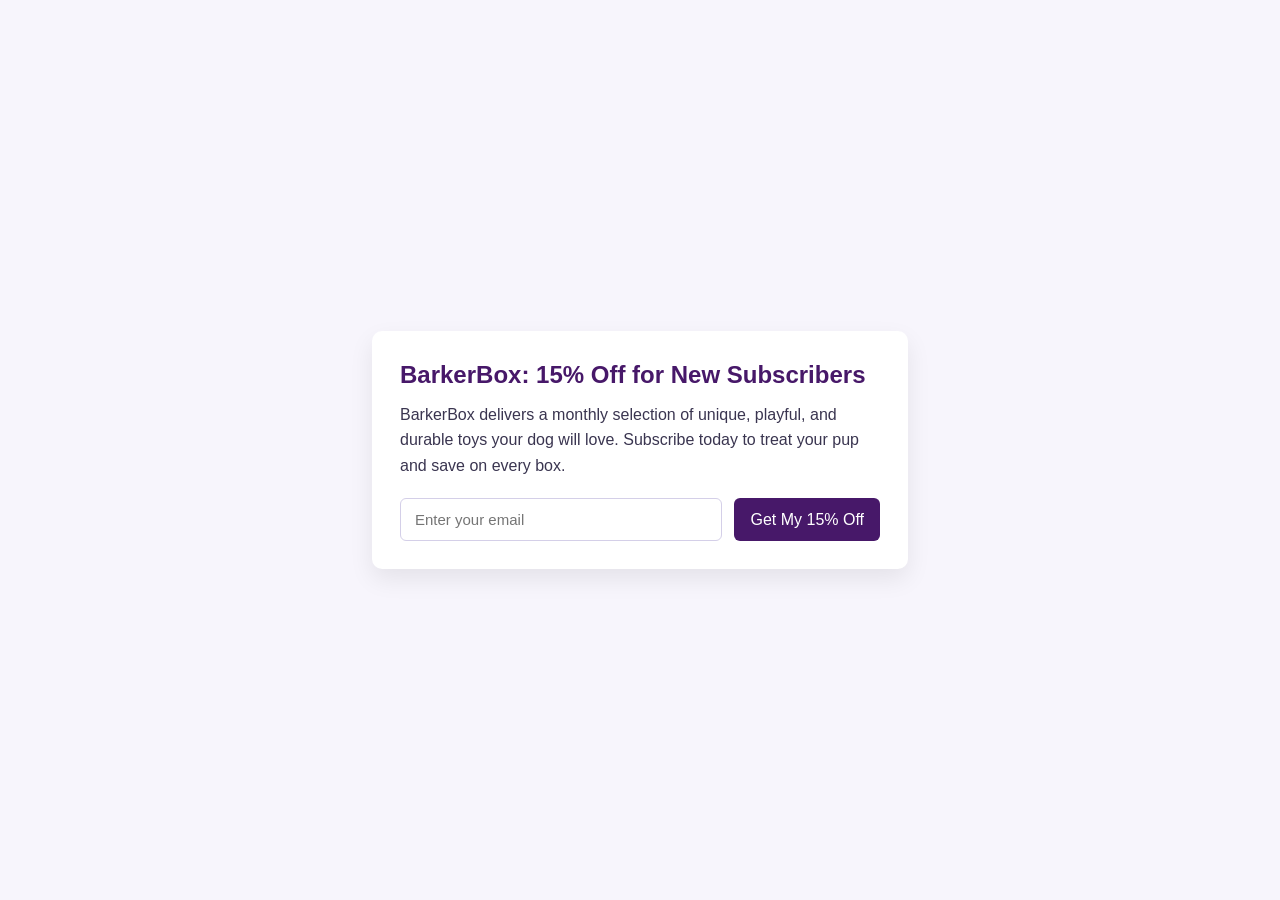
<file: index.html>
<!DOCTYPE html>
<html lang="en">
<head>
  <meta charset="UTF-8">
  <meta name="viewport" content="width=device-width, initial-scale=1.0">
  <title>BarkerBox 15% Off</title>
  <link rel="stylesheet" href="style.css">
</head>
<body>
  <main class="page">
    <section class="offer-card">
      <h1 class="offer-heading">BarkerBox: 15% Off for New Subscribers</h1>
      <p class="offer-copy">BarkerBox delivers a monthly selection of unique, playful, and durable toys your dog will love. Subscribe today to treat your pup and save on every box.</p>
      <form class="signup-form">
        <label class="sr-only" for="email">Email address</label>
        <input id="email" name="email" type="email" placeholder="Enter your email" required>
        <button type="submit">Get My 15% Off</button>
      </form>
    </section>
  </main>
</body>
</html>
</file>
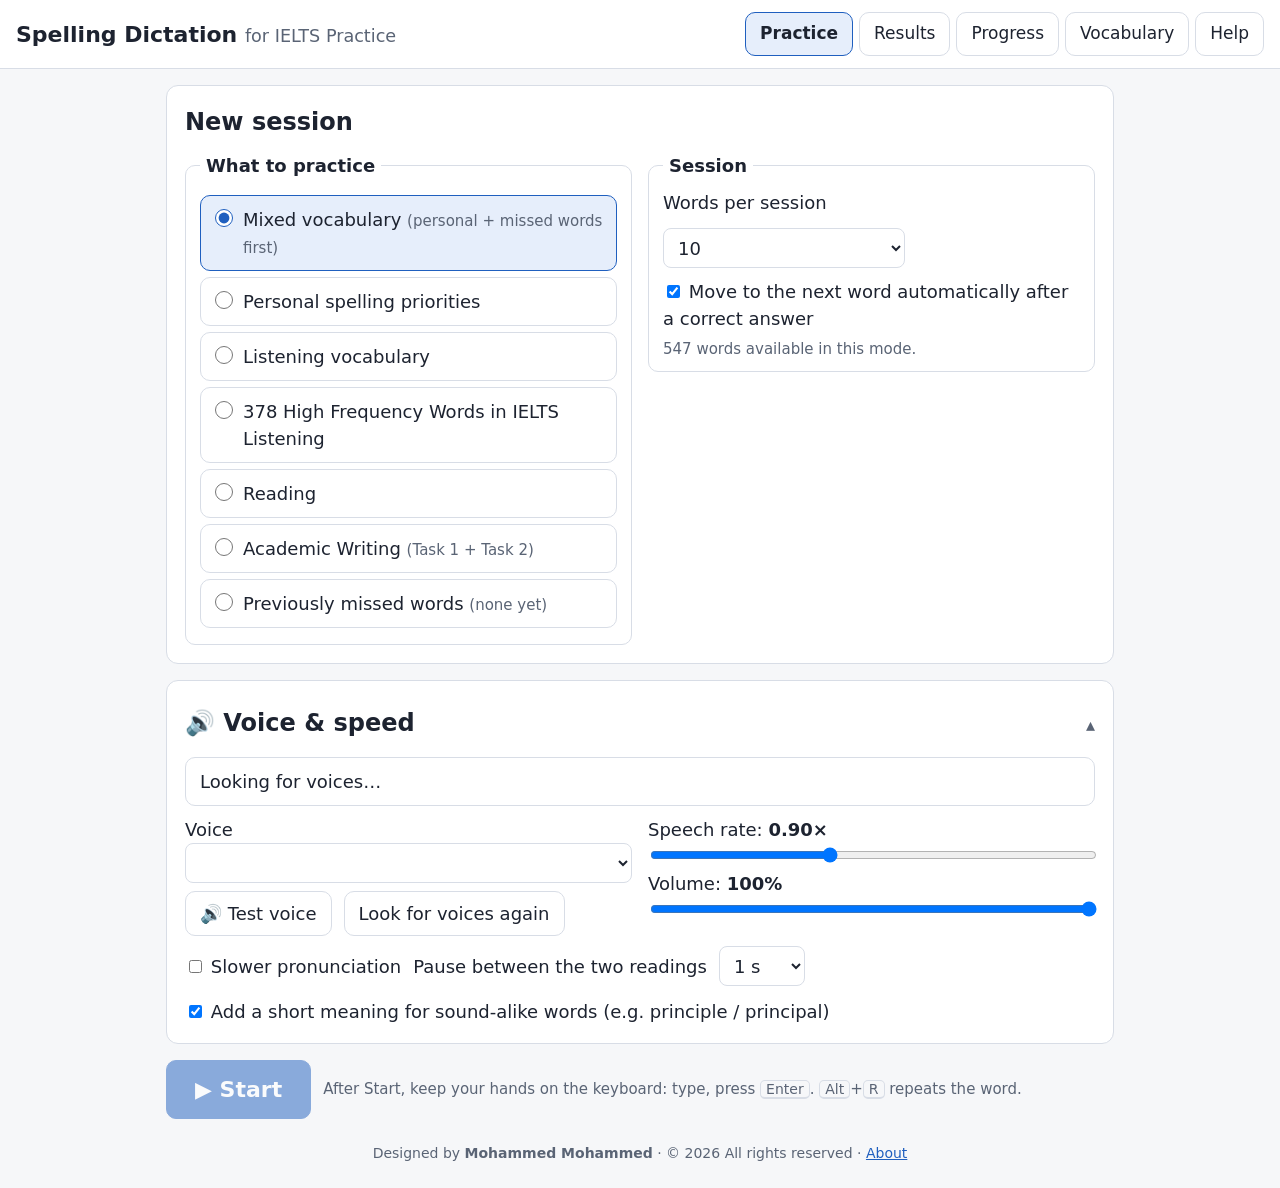
<file: play-store/site/index.html>
<!doctype html>
<html lang="en-US">
<head>
<meta charset="utf-8">
<meta name="viewport" content="width=device-width, initial-scale=1">
<title>Spelling Dictation for IELTS Practice</title>
<meta name="description" content="Hear a word, type it, and learn its spelling, meaning and word family. Offline spelling dictation for IELTS practice.">
<meta name="author" content="Mohammed Mohammed">
<meta name="theme-color" content="#1f5fbf">
<link rel="manifest" href="manifest.webmanifest">
<link rel="icon" href="icons/icon-192.png" type="image/png">
<link rel="apple-touch-icon" href="icons/icon-192.png">
<style>
:root {
  --bg: #f6f7f9; --panel: #ffffff; --text: #1d2330; --muted: #5a6475; --line: #d8dde6;
  --accent: #1f5fbf; --accent-text: #ffffff; --accent-soft: #e6eefb;
  --ok: #17703a; --ok-soft: #e3f4e8; --bad: #b3261e; --bad-soft: #fde8e6;
  --warn: #8a5300; --warn-soft: #fff3dc; --mark-bad: #ffd2cc; --mark-ok: #c8efd4;
  --radius: 12px; --focus: 0 0 0 3px #f5b400;
}
@media (prefers-color-scheme: dark) {
  :root:not([data-theme="light"]) {
    --bg: #14171d; --panel: #1d2129; --text: #e9edf3; --muted: #a3acbb; --line: #343a46;
    --accent: #6ea0ff; --accent-text: #0c1424; --accent-soft: #233150;
    --ok: #6fd896; --ok-soft: #173424; --bad: #ff8a80; --bad-soft: #3d1d1b;
    --warn: #ffc56b; --warn-soft: #3a2c12; --mark-bad: #6b2621; --mark-ok: #1f5634;
  }
}
* { box-sizing: border-box; }
body { margin: 0; background: var(--bg); color: var(--text); font: 18px/1.5 "Segoe UI", system-ui, -apple-system, Arial, sans-serif; }
header { background: var(--panel); border-bottom: 1px solid var(--line); padding: 12px 16px; display: flex; flex-wrap: wrap; align-items: center; gap: 12px; justify-content: space-between; }
header h1 { margin: 0; font-size: 22px; }
nav[role=tablist] { display: flex; flex-wrap: wrap; gap: 6px; }
nav button { font-size: 17px; }
main { max-width: 980px; margin: 0 auto; padding: 16px; }
section.panel { background: var(--panel); border: 1px solid var(--line); border-radius: var(--radius); padding: 18px; margin-bottom: 16px; }
h2 { margin: 0 0 12px; font-size: 24px; }
h3 { margin: 18px 0 8px; font-size: 20px; }
button, select, input, textarea { font: inherit; color: inherit; }
button { cursor: pointer; border: 1px solid var(--line); background: var(--panel); border-radius: 10px; padding: 8px 14px; min-height: 44px; }
button:hover { border-color: var(--accent); }
button.primary { background: var(--accent); color: var(--accent-text); border-color: var(--accent); font-weight: 600; }
button.big { font-size: 22px; padding: 12px 28px; }
button[aria-selected="true"] { background: var(--accent-soft); border-color: var(--accent); font-weight: 600; }
button:disabled { opacity: .5; cursor: not-allowed; }
:focus-visible { outline: none; box-shadow: var(--focus); }
select, input[type=text], input[type=number], textarea { background: var(--panel); border: 1px solid var(--line); border-radius: 8px; padding: 6px 10px; min-height: 40px; }
label { cursor: pointer; }
.row { display: flex; flex-wrap: wrap; gap: 12px; align-items: center; }
.grid2 { display: grid; grid-template-columns: repeat(auto-fit, minmax(260px, 1fr)); gap: 16px; }
.muted { color: var(--muted); }
.small { font-size: 15px; }
.hidden { display: none !important; }
fieldset { border: 1px solid var(--line); border-radius: 10px; padding: 10px 14px; margin: 0; min-width: 0; }
select { max-width: 100%; }
legend { font-weight: 600; padding: 0 6px; }
.modes label { display: block; padding: 4px 0; }
.status { border-radius: 10px; padding: 10px 14px; margin: 10px 0; border: 1px solid var(--line); }
.status.ok { background: var(--ok-soft); border-color: var(--ok); }
.status.warn { background: var(--warn-soft); border-color: var(--warn); }
.status.bad { background: var(--bad-soft); border-color: var(--bad); }
.qhead { display: flex; flex-wrap: wrap; justify-content: space-between; gap: 8px; align-items: baseline; }
.qnum { font-size: 26px; font-weight: 700; }
.qcat { font-size: 18px; background: var(--accent-soft); border-radius: 999px; padding: 2px 12px; }
.speaking { min-height: 28px; color: var(--muted); }
.answerRow { display: flex; gap: 10px; align-items: stretch; margin: 12px 0 6px; }
.answerRow button { flex: none; }
#answer { flex: 1; min-width: 0; width: 100%; font-size: 34px; padding: 12px 16px; border: 2px solid var(--accent); border-radius: 12px; font-family: Consolas, "Cascadia Mono", "Segoe UI", monospace; }
#answer:disabled { opacity: .6; }
.prompt { font-size: 19px; font-weight: 600; min-height: 30px; }
.feedback { margin-top: 14px; border-radius: 12px; padding: 14px 16px; border: 2px solid transparent; }
.feedback.ok { background: var(--ok-soft); border-color: var(--ok); }
.feedback.bad { background: var(--bad-soft); border-color: var(--bad); }
.feedback .verdict { font-size: 24px; font-weight: 700; }
.feedback .verdict.ok { color: var(--ok); }
.feedback .verdict.bad { color: var(--bad); }
.wordinfo { margin-top: 12px; background: var(--panel); border: 1px solid var(--line); border-radius: 10px; padding: 10px 14px; color: var(--text); }
.wi-head { display: flex; flex-wrap: wrap; align-items: baseline; gap: 10px; margin-bottom: 4px; }
.wi-word { font-size: 26px; font-weight: 700; }
.wi-pos { font-style: italic; color: var(--muted); border: 1px solid var(--line); border-radius: 999px; padding: 0 10px; font-size: 16px; }
.wordinfo dl { display: grid; grid-template-columns: max-content 1fr; gap: 4px 14px; margin: 6px 0 0; font-size: 17px; }
.wordinfo dt { font-weight: 600; color: var(--muted); }
.wordinfo dd { margin: 0; }
@media (max-width: 600px) { .wordinfo dl { grid-template-columns: 1fr; } .wordinfo dd { margin-bottom: 6px; } }
.subrow { margin-top: 10px; padding-top: 10px; border-top: 1px dashed var(--line); display: flex; gap: 10px; align-items: center; flex-wrap: wrap; }
.subrow select { flex: 1; min-width: 0; }
.catgrid { display: grid; grid-template-columns: repeat(auto-fill, minmax(220px, 1fr)); gap: 10px; }
.catcard { text-align: left; padding: 12px 14px; min-height: 76px; }
.catcard b { display: block; font-size: 18px; }
.catcard span { color: var(--muted); font-size: 15px; }
.catcard[aria-pressed="true"] { background: var(--accent-soft); border-color: var(--accent); }
.chips { display: flex; flex-wrap: wrap; gap: 6px; margin: 8px 0; }
.chips button { min-height: 36px; padding: 4px 12px; border-radius: 999px; font-size: 16px; }
.chips button[aria-pressed="true"] { background: var(--accent); color: var(--accent-text); border-color: var(--accent); }
.addbox { border: 2px solid var(--accent); border-radius: 12px; padding: 14px; margin: 10px 0; background: var(--accent-soft); }
.addbox details { margin-top: 8px; }
.iconbtn { min-height: 36px; padding: 4px 10px; font-size: 15px; }
.delbtn:hover { border-color: var(--bad); color: var(--bad); }
.h1sub { font-weight: 400; color: var(--muted); font-size: 0.8em; }
footer.credit { text-align: center; color: var(--muted); font-size: 14px; padding: 8px 16px 24px; }
footer.credit a { color: var(--accent); }
.touchhint { display: none; }
@media (pointer: coarse) { .controls .keys, .keyhint { display: none; } .touchhint { display: inline; } }
@media (max-width: 600px) { .iconbtn .lbl { display: none; } .iconbtn { padding: 4px 10px; } }
/* ---------- choices as tappable cards (all screen sizes) ---------- */
.modes > label { display: block; position: relative; padding: 10px 12px 10px 42px; margin: 6px 0; border: 1px solid var(--line); border-radius: 10px; }
.modes > label input[type=radio] { position: absolute; left: 14px; top: 13px; width: 18px; height: 18px; margin: 0; accent-color: var(--accent); }
.modes > label:has(input:checked) { border-color: var(--accent); background: var(--accent-soft); }
.audiopanel summary { cursor: pointer; list-style: none; display: flex; flex-wrap: wrap; align-items: baseline; gap: 4px 12px; }
.audiopanel summary::-webkit-details-marker { display: none; }
.audiopanel summary h2 { margin: 0; }
.audiopanel summary::after { content: "▾"; margin-left: auto; color: var(--muted); }
.audiopanel details[open] summary::after { content: "▴"; }
.audiopanel details[open] summary { margin-bottom: 10px; }
.voiceshort:empty { display: none; }
.ti { display: none; }
#feedback { margin-bottom: 4px; }

/* ---------- phone layout ---------- */
@media (max-width: 700px) {
  body { padding-bottom: 76px; }
  header { padding: 10px 14px; }
  header h1 { font-size: 19px; }
  .h1sub { display: block; font-size: 14px; }
  nav[role=tablist] { position: fixed; left: 0; right: 0; bottom: 0; z-index: 20; display: grid; grid-template-columns: repeat(5, 1fr); gap: 0;
    background: var(--panel); border-top: 1px solid var(--line); padding: 4px 4px calc(4px + env(safe-area-inset-bottom)); box-shadow: 0 -2px 10px rgba(0,0,0,.08); }
  nav[role=tablist] button { border: 0; border-radius: 10px; background: transparent; min-height: 56px; padding: 4px 2px; display: flex; flex-direction: column; align-items: center; justify-content: center; gap: 2px; font-size: 12px; }
  nav[role=tablist] button[aria-selected="true"] { background: var(--accent-soft); color: var(--accent); font-weight: 700; }
  .ti { display: block; font-size: 21px; line-height: 1; }
  section.panel { padding: 14px; border-radius: 14px; }
  h2 { font-size: 21px; }
  .grid2 { gap: 10px; }
  .startbar { position: sticky; bottom: 70px; z-index: 10; background: var(--bg); padding: 10px 0; margin: 0 -2px; }
  .startbar #btnStart { width: 100%; font-size: 22px; min-height: 56px; }
  .startbar .muted { display: none; }
  .qnum { font-size: 21px; }
  .qhead { align-items: center; }
  #prompt { font-size: 16px; }
  #askArea .controls { display: grid; grid-template-columns: 1fr 1fr; gap: 8px; }
  #askArea .controls button { min-height: 50px; font-size: 16px; padding: 6px 8px; }
  #askArea .controls #btnEnd { grid-column: 1 / -1; background: transparent; border-style: dashed; color: var(--muted); min-height: 44px; }
  .controls .keys { display: none; }
  .feedback { padding: 12px; }
  .feedback .verdict { font-size: 21px; }
  #feedback .cells { font-size: 21px; flex-wrap: nowrap; }
  #feedback .cells span { min-width: 0.72em; }
  #feedback .diff { grid-template-columns: 1fr; gap: 0; overflow-x: auto; }
  #feedback .diff .lbl { font-size: 13px; margin-top: 4px; }
  #feedback .diff .lbl:empty { display: none; }
  body.typing nav[role=tablist], body.typing .startbar { display: none; } /* more room above the on-screen keyboard */
  body.typing { padding-bottom: 0; }
  footer.credit { padding-bottom: 12px; }
  .catgrid { grid-template-columns: 1fr 1fr; }
  .catcard { min-height: 70px; padding: 10px; }
  .catcard b { font-size: 16px; }
}
.extra { margin-top: 8px; font-size: 17px; }
.diff { display: grid; grid-template-columns: max-content 1fr; gap: 4px 12px; margin: 10px 0; align-items: center; }
.diff .lbl { font-size: 16px; color: var(--muted); }
.cells { display: flex; flex-wrap: wrap; font-family: Consolas, "Cascadia Mono", monospace; font-size: 28px; }
.cells span { display: inline-block; min-width: 1.1em; text-align: center; border-radius: 4px; }
.cells .wrong { background: var(--mark-bad); text-decoration: underline wavy; font-weight: 700; }
.cells .fix { background: var(--mark-ok); text-decoration: underline; text-decoration-thickness: 3px; font-weight: 700; }
.cells .gap { color: var(--muted); }
.cells .sp { color: var(--muted); }
.cells.marks { font-size: 18px; color: var(--muted); }
.controls { display: flex; flex-wrap: wrap; gap: 8px; margin-top: 12px; }
kbd { font-family: inherit; font-size: 14px; border: 1px solid var(--line); border-bottom-width: 2px; border-radius: 5px; padding: 0 5px; background: var(--bg); }
.overlay { text-align: center; padding: 30px 10px; }
.score { font-size: 40px; font-weight: 800; }
table { border-collapse: collapse; width: 100%; font-size: 17px; }
th, td { border-bottom: 1px solid var(--line); padding: 6px 8px; text-align: left; vertical-align: top; }
th { background: var(--bg); }
.tablewrap { overflow-x: auto; }
.res-ok { color: var(--ok); font-weight: 600; }
.res-bad { color: var(--bad); font-weight: 600; }
.cards { display: grid; grid-template-columns: repeat(auto-fit, minmax(170px, 1fr)); gap: 12px; }
.card { border: 1px solid var(--line); border-radius: 10px; padding: 10px 14px; }
.card b { display: block; font-size: 28px; }
details summary { cursor: pointer; font-weight: 600; padding: 6px 0; }
.banner { background: var(--warn-soft); border: 1px solid var(--warn); border-radius: 10px; padding: 10px 14px; margin-bottom: 12px; }
.editform input, .editform select { width: 100%; }
@media (max-width: 600px) {
  body { font-size: 17px; }
  main { padding: 10px; }
  #answer { font-size: 28px; }
  .answerRow { flex-direction: column; }
  .answerRow button.big { font-size: 19px; padding: 10px 14px; }
  .cells { font-size: 22px; }
}
</style>
</head>
<body>
<header>
  <h1>Spelling Dictation <span class="h1sub">for IELTS Practice</span></h1>
  <nav role="tablist" aria-label="Screens">
    <button role="tab" id="tab-practice" aria-controls="screen-practice" aria-selected="true"><span class="ti" aria-hidden="true">🎯</span><span class="tl">Practice</span></button>
    <button role="tab" id="tab-results" aria-controls="screen-results" aria-selected="false"><span class="ti" aria-hidden="true">🏁</span><span class="tl">Results</span></button>
    <button role="tab" id="tab-progress" aria-controls="screen-progress" aria-selected="false"><span class="ti" aria-hidden="true">📈</span><span class="tl">Progress</span></button>
    <button role="tab" id="tab-vocab" aria-controls="screen-vocab" aria-selected="false"><span class="ti" aria-hidden="true">📚</span><span class="tl">Vocabulary</span></button>
    <button role="tab" id="tab-help" aria-controls="screen-help" aria-selected="false"><span class="ti" aria-hidden="true">❓</span><span class="tl">Help</span></button>
  </nav>
</header>
<main>
<div id="storageWarning" class="banner hidden" role="alert"></div>

<!-- ============ PRACTICE ============ -->
<div id="screen-practice" role="tabpanel" aria-labelledby="tab-practice">

  <div id="setup">
    <div id="resumeBanner" class="banner hidden">
      <span id="resumeText"></span>
      <div class="row" style="margin-top:8px">
        <button class="primary" id="btnResumeSaved">Resume session</button>
        <button id="btnDiscardSaved">Discard it</button>
      </div>
    </div>

    <section class="panel">
      <h2>New session</h2>
      <div class="grid2">
        <fieldset class="modes">
          <legend>What to practice</legend>
          <label><input type="radio" name="mode" value="mixed" checked> Mixed vocabulary <span class="muted small">(personal + missed words first)</span></label>
          <label><input type="radio" name="mode" value="personal"> Personal spelling priorities</label>
          <label><input type="radio" name="mode" value="listening"> Listening vocabulary</label>
          <label><input type="radio" name="mode" value="hf"> 378 High Frequency Words in IELTS Listening</label>
          <label><input type="radio" name="mode" value="reading"> Reading</label>
          <label><input type="radio" name="mode" value="writing"> Academic Writing <span class="muted small">(Task 1 + Task 2)</span></label>
          <label><input type="radio" name="mode" value="missed"> Previously missed words <span class="muted small" id="missedCount"></span></label>
          <label class="hidden" id="customModeLabel"><input type="radio" name="mode" value="custom"> My added words</label>
          <div id="subRow" class="subrow hidden">
            <label for="sub">Part</label>
            <select id="sub"></select>
          </div>
        </fieldset>
        <div>
          <fieldset>
            <legend>Session</legend>
            <div class="row">
              <label for="length">Words per session</label>
              <select id="length">
                <option value="5">5</option><option value="10" selected>10</option><option value="15">15</option>
                <option value="20">20</option><option value="30">30</option><option value="all">All words in this mode</option>
                <option value="custom">Other number…</option>
              </select>
              <input type="number" id="lengthCustom" min="1" max="500" value="12" class="hidden" aria-label="Number of words" style="width:6em">
            </div>
            <p style="margin:10px 0 0"><label><input type="checkbox" id="autoAdvance" checked> Move to the next word automatically after a correct answer</label></p>
            <p class="muted small" id="poolInfo" style="margin:6px 0 0"></p>
          </fieldset>
        </div>
      </div>
    </section>

    <section class="panel audiopanel" aria-labelledby="audioHeading">
      <details id="audioDetails" open>
      <summary><h2 id="audioHeading">🔊 Voice &amp; speed</h2><span id="voiceShort" class="voiceshort muted small"></span></summary>
      <div id="voiceStatus" class="status" role="status">Checking for voices…</div>
      <div class="grid2">
        <div>
          <label for="voice">Voice</label><br>
          <select id="voice" style="width:100%"></select>
          <div class="row" style="margin-top:8px">
            <button id="btnTestVoice">🔊 Test voice</button>
            <button id="btnRetryVoices">Look for voices again</button>
          </div>
        </div>
        <div>
          <label for="rate">Speech rate: <b id="rateVal"></b></label><br>
          <input type="range" id="rate" min="0.5" max="1.5" step="0.05" style="width:100%">
          <label for="volume">Volume: <b id="volumeVal"></b></label><br>
          <input type="range" id="volume" min="0" max="1" step="0.05" style="width:100%">
        </div>
      </div>
      <div class="row" style="margin-top:10px">
        <label><input type="checkbox" id="slow"> Slower pronunciation</label>
        <label for="gap">Pause between the two readings</label>
        <select id="gap"><option value="600">0.6 s</option><option value="1000" selected>1 s</option><option value="1500">1.5 s</option><option value="2500">2.5 s</option></select>
        <label><input type="checkbox" id="speakContext" checked> Add a short meaning for sound-alike words (e.g. principle / principal)</label>
      </div>
      </details>
    </section>

    <div class="row startbar">
      <button class="primary big" id="btnStart" disabled>▶ Start</button>
      <span class="muted small touchhint">After Start, type each word you hear and tap Submit. Use “Say a sentence” if a word isn’t clear.</span><span class="muted small keyhint">After Start, keep your hands on the keyboard: type, press <kbd>Enter</kbd>. <kbd>Alt</kbd>+<kbd>R</kbd> repeats the word.</span>
    </div>
  </div>

  <section class="panel hidden" id="dictation" aria-labelledby="qnum">
    <div class="qhead">
      <div><span class="qnum" id="qnum">Question 1 of 10</span> <span class="muted" id="roundLabel"></span></div>
      <span class="qcat" id="qcat"></span>
    </div>
    <div class="speaking" id="speaking" aria-live="off"></div>
    <div id="audioError" class="status bad hidden" role="alert"></div>

    <div id="askArea">
      <label for="answer" class="prompt" id="prompt">Listen, type the word, then press Enter or click Submit.</label>
      <div class="answerRow">
        <input type="text" id="answer" autocomplete="off" autocorrect="off" autocapitalize="off" spellcheck="false"
               name="ielts-dictation-answer-field" enterkeyhint="go" aria-describedby="prompt" data-gramm="false" data-lt-active="false">
        <button class="primary big" id="btnSubmit">Submit ⏎</button>
      </div>
      <div id="feedback" class="feedback hidden" aria-live="polite"></div>
      <div class="controls">
        <button id="btnRepeat" title="Alt+R">🔁 Repeat word <span class="keys"><kbd>Alt</kbd>+<kbd>R</kbd></span></button>
        <button id="btnSlow" title="Alt+S">🐢 Repeat slowly <span class="keys"><kbd>Alt</kbd>+<kbd>S</kbd></span></button>
        <button id="btnSentence" title="Alt+X">💬 Say a sentence <span class="keys"><kbd>Alt</kbd>+<kbd>X</kbd></span></button>
        <button id="btnPause" title="Alt+P or Esc">⏸ Pause <span class="keys"><kbd>Esc</kbd></span></button>
        <button id="btnEnd">⏹ End session</button>
      </div>
    </div>

    <div id="pausedArea" class="overlay hidden">
      <p class="score">⏸ Paused</p>
      <p>Your place is kept. Press <kbd>Enter</kbd> or <kbd>Esc</kbd> to continue.</p>
      <div class="row" style="justify-content:center">
        <button class="primary big" id="btnResume">▶ Resume</button>
        <button id="btnEnd2">⏹ End session</button>
      </div>
    </div>

    <div id="roundEndArea" class="overlay hidden" aria-live="polite"></div>
  </section>
</div>

<!-- ============ RESULTS ============ -->
<div id="screen-results" role="tabpanel" aria-labelledby="tab-results" class="hidden">
  <section class="panel"><div id="resultsBody"><p class="muted">Finish a session to see results here.</p></div></section>
</div>

<!-- ============ PROGRESS ============ -->
<div id="screen-progress" role="tabpanel" aria-labelledby="tab-progress" class="hidden">
  <section class="panel">
    <h2>Progress</h2>
    <div class="cards" id="statCards"></div>
    <h3>Session history</h3>
    <div class="tablewrap" id="historyTable"></div>
    <details id="missedDetails">
      <summary>Show previously missed words (reveals spellings)</summary>
      <p class="muted small">A word leaves this list after you spell it correctly on the first try in two later sessions.</p>
      <div class="tablewrap" id="missedTable"></div>
    </details>
  </section>
  <section class="panel">
    <h2>Back up or move your progress</h2>
    <p>Your history, missed words, settings and any vocabulary changes are saved in this browser on this computer (see Help). Export them to a file to back up or move to another browser or PC.</p>
    <div class="row">
      <button id="btnExport">⬇ Export progress (.json)</button>
      <button id="btnImportMerge">⬆ Import and merge</button>
      <button id="btnImportReplace">⬆ Import and replace</button>
      <button id="btnReset">Reset all progress…</button>
      <input type="file" id="importFile" accept=".json,application/json" class="hidden">
    </div>
    <div id="progressMsg" class="status hidden" role="status"></div>
  </section>
</div>

<!-- ============ VOCABULARY ============ -->
<div id="screen-vocab" role="tabpanel" aria-labelledby="tab-vocab" class="hidden">
  <section class="panel">
    <h2>Vocabulary</h2>
    <p id="vocabSummary"></p>
    <p class="muted small">Choose a category to see, add or delete its words. (Opening a category shows the spellings, so you may want to practice first.)</p>
    <div class="catgrid" id="vocabCats"></div>
  </section>

  <section class="panel hidden" id="vocabPanel" aria-labelledby="vocabTitle">
    <div class="qhead">
      <h2 id="vocabTitle"></h2>
      <button class="primary" id="btnAddOpen">＋ Add a word</button>
    </div>
    <div class="chips" id="vocabSubs" role="group" aria-label="Subcategories"></div>

    <div id="addBox" class="addbox hidden">
      <h3 id="addTitle" style="margin-top:0">Add a word</h3>
      <div class="grid2 editform">
        <label>Word or phrase (US spelling)<input type="text" id="addWord" spellcheck="false" autocomplete="off"></label>
        <label><span id="addSubText">Subcategory (optional)</span><span id="addSubWrap"></span></label>
      </div>
      <details id="addMore">
        <summary>More details (optional): meaning, example sentence…</summary>
        <div class="grid2 editform">
          <label>Part of speech<input type="text" id="addPos" placeholder="noun, verb, adjective…"></label>
          <label>Meaning<input type="text" id="addMeaning"></label>
          <label>Example sentence (must contain the word; spoken by “Say a sentence”)<input type="text" id="addSentence"></label>
          <label>Word family<input type="text" id="addFamily" placeholder="e.g. decide (verb), decision (noun)"></label>
          <label>Memory hint<input type="text" id="addHint" placeholder="e.g. two c, two m"></label>
        </div>
      </details>
      <div class="row" style="margin-top:10px">
        <button class="primary" id="btnAdd">Add word</button>
        <button id="btnAddClose">Close</button>
      </div>
      <div id="addMsg" class="status hidden" role="status"></div>
    </div>

    <div class="row" style="margin:12px 0">
      <label for="vocabSearch">Search</label>
      <input type="search" id="vocabSearch" spellcheck="false" autocomplete="off" placeholder="Type to filter…">
      <span class="muted small" id="vocabCount"></span>
    </div>
    <div id="undoBar" class="status hidden" role="status"></div>
    <div class="tablewrap" id="vocabTable"></div>
  </section>

  <section class="panel">
    <details>
      <summary>Import, export or restore words</summary>
      <p class="small">Import a CSV file with columns <code>word,category,group,hint,example,context,pos,meaning,sentence,family</code> (only <code>word</code> is required; the header row is optional), or a .txt file with one word or phrase per line. <code>group</code> is the subcategory. Duplicates are skipped.</p>
      <div class="row">
        <label for="importCat">Category for rows without one</label>
        <select id="importCat"></select>
        <button id="btnImportVocab">Choose file…</button>
        <input type="file" id="vocabFile" accept=".csv,.txt,text/csv,text/plain" class="hidden">
        <button id="btnExportVocab">⬇ Export all words (.csv)</button>
        <button id="btnRestoreVocab">Restore built-in list…</button>
      </div>
    </details>
    <div id="vocabMsg" class="status hidden" role="status"></div>
  </section>
</div>

<!-- ============ HELP ============ -->
<div id="screen-help" role="tabpanel" aria-labelledby="tab-help" class="hidden">
  <section class="panel" id="about" aria-labelledby="aboutTitle">
    <h2 id="aboutTitle">About</h2>
    <p><b>Spelling Dictation for IELTS Practice</b><br>
      Designed by <b>Mohammed Mohammed</b><br>
      © 2026 Mohammed Mohammed. All rights reserved.</p>
    <p>Listen to a word, type it, and learn its spelling, meaning, part of speech and word family. Everything stays on your device: no account, no ads, no tracking.</p>
    <p class="muted small">Not affiliated with, approved or endorsed by IELTS, the British Council, IDP: IELTS Australia or Cambridge University Press &amp; Assessment. IELTS is a registered trademark of its owners.</p>
  </section>
  <section class="panel">
    <h2>How it works</h2>
    <ol>
      <li>Choose what to practice. Listening, the 378 high-frequency words, Reading and Academic Writing have parts: pick one from the <b>Part</b> menu, or practice all of them. Then click <b>Start</b>. Each word is read twice. It is never shown or spelled out before you answer.</li>
      <li>Type the word and press <kbd>Enter</kbd> or click <b>Submit</b>. Capital letters and extra spaces don't matter, and hyphens are optional (you can't hear them). Letters and endings do matter.</li>
      <li>After every answer you see the word's meaning, part of speech (noun, verb…), word family and an example sentence.</li>
      <li>If you're right, the next word starts after a few seconds (you can turn this off). Press <kbd>Enter</kbd> to go on sooner.</li>
      <li>If you're wrong, you'll see your answer and the correct spelling with the differences marked. Type the correct spelling and press <kbd>Enter</kbd> to continue. It still counts as incorrect.</li>
      <li>At the end you see your score and can retest the words you missed. Retests are scored separately.</li>
    </ol>
    <h3>Adding and removing words</h3>
    <p>Open the <b>Vocabulary</b> tab and click a category. Use the subcategory buttons to narrow the list. <b>＋ Add a word</b> adds to the open category (only the word is required). <b>🗑 Delete</b> removes a word, with <b>Undo</b>. <b>＋ My own words</b> lets you build your own list.</p>
    <h3>Keyboard shortcuts</h3>
    <table>
      <tr><th>Key</th><th>Action</th></tr>
      <tr><td><kbd>Enter</kbd> or the <b>Submit</b> button</td><td>Submit answer · submit correction · go to next word · start retest</td></tr>
      <tr><td><kbd>Alt</kbd>+<kbd>R</kbd></td><td>Repeat the word (stops any speech already playing first)</td></tr>
      <tr><td><kbd>Alt</kbd>+<kbd>S</kbd></td><td>Repeat the word slowly</td></tr>
      <tr><td><kbd>Alt</kbd>+<kbd>X</kbd></td><td>Say an example sentence that uses the word (helps with unclear or sound-alike words; the sentence is not shown until you answer)</td></tr>
      <tr><td><kbd>Esc</kbd> or <kbd>Alt</kbd>+<kbd>P</kbd></td><td>Pause / resume</td></tr>
      <tr><td><kbd>Tab</kbd></td><td>Move between buttons and settings</td></tr>
    </table>
    <h3>Where your data is saved</h3>
    <p>Everything is stored on this device, in the app's own storage. Nothing is sent to any server and no account is needed.</p>
    <ul>
      <li><b>Windows file version, moving the app folder:</b> in Edge and Chrome, saved progress normally stays available, because the browser stores data for all local files together. Export a backup before moving anyway, just to be safe.</li>
      <li><b>New phone, PC or browser:</b> it starts empty. Use <b>Progress → Export</b> to save a backup file, then <b>Import</b> it on the new device.</li>
      <li><b>Uninstalling the app</b> (or clearing its data) deletes your progress. Export a backup first.</li>
      <li><b>Clearing browsing data</b> ("Cookies and other site data") or using InPrivate/Incognito windows deletes or doesn't keep progress.</li>
    </ul>
    <h3>About the voices</h3>
    <p id="voiceHelp">Voices marked <b>local</b> are installed on your device (Windows, or Google text-to-speech on Android) and work offline. Voices marked <b>online</b> (for example the "Natural" voices in Edge) send the word being spoken to Microsoft's or Google's speech service and need internet. No other data is sent. Your vocabulary lists and results are never sent.</p>
    <p>No US English voice? Open Windows <b>Settings → Time &amp; language → Speech → Manage voices → Add voices</b>, add <b>English (United States)</b>, then close and reopen the browser.</p>
  </section>
</div>
</main>
<footer class="credit">Designed by <b>Mohammed Mohammed</b> · © 2026 All rights reserved · <a href="#" id="aboutLink">About</a></footer>

<script>
/* Built-in vocabulary, extracted from "IELTS Essential Spelling and Vocabulary" by dev/extract_vocab.py */
const BUILTIN_VOCAB = /*@@VOCAB@@*/[{"id":"b-expenditure","word":"expenditure","cat":"personal","hint":"expend + iture","pos":"noun","meaning":"the amount of money spent on something","sentence":"Government expenditure on health rose sharply last year.","family":"expend (verb), expense (noun), expensive (adjective), expenditures (plural)"},{"id":"b-demonstrate","word":"demonstrate","cat":"personal","hint":"No i after demon","pos":"verb","meaning":"to show clearly or prove something","sentence":"The results demonstrate that the new method works.","family":"demonstration (noun), demonstrator (noun), demonstrative (adjective), demonstrated (past)"},{"id":"b-comparison","word":"comparison","cat":"personal","hint":"Ends in ison","pos":"noun","meaning":"the act of looking at how things are similar or different","sentence":"The chart makes a comparison between three countries.","family":"compare (verb), comparative (adjective), comparable (adjective), comparatively (adverb)"},{"id":"b-steadily","word":"steadily","cat":"personal","hint":"steady becomes steadily","pos":"adverb","meaning":"gradually and at an even rate","sentence":"The number of visitors increased steadily over the decade.","family":"steady (adjective), steadiness (noun), unsteady (adjective)"},{"id":"b-similarly","word":"similarly","cat":"personal","hint":"One l","pos":"adverb","meaning":"in a similar way","sentence":"Prices rose in Spain, and similarly in Italy.","family":"similar (adjective), similarity (noun), dissimilar (adjective)"},{"id":"b-children","word":"children","cat":"personal","hint":"child + ren","pos":"noun (plural)","meaning":"young people who are not yet adults","sentence":"The park is full of children on Saturday mornings.","family":"child (singular noun), childhood (noun), childish (adjective), childcare (noun)"},{"id":"b-sometimes","word":"sometimes","cat":"personal","hint":"some + times","pos":"adverb","meaning":"on some occasions but not always","sentence":"I sometimes study in the library after work.","family":"some (determiner), sometime (adverb), time (noun)"},{"id":"b-necessarily","word":"necessarily","cat":"personal","hint":"One c, two s; ends in ily","pos":"adverb","meaning":"in every case; as a certain result","sentence":"Expensive products are not necessarily better.","family":"necessary (adjective), necessity (noun), necessitate (verb), unnecessarily (adverb)"},{"id":"b-absorbed","word":"absorbed","cat":"personal","hint":"Starts with ab","pos":"verb (past) / adjective","meaning":"taken in, as a liquid or heat; also fully interested in something","sentence":"The plants absorbed most of the carbon dioxide.","family":"absorb (verb), absorption (noun), absorbent (adjective), absorbing (adjective)"},{"id":"b-emitted","word":"emitted","cat":"personal","hint":"One m, two t","pos":"verb (past)","meaning":"sent out gas, heat, light or sound","sentence":"Factories emitted large amounts of carbon dioxide.","family":"emit (verb), emission (noun), emitter (noun)"},{"id":"b-repetitive","word":"repetitive","cat":"personal","hint":"repet + itive","pos":"adjective","meaning":"done or said many times in the same way","sentence":"Factory work can be repetitive and tiring.","family":"repeat (verb), repetition (noun), repeatedly (adverb), repetitively (adverb)"},{"id":"b-colorful","word":"colorful","cat":"personal","hint":"color + ful","pos":"adjective","meaning":"having many bright colors; interesting and lively","sentence":"The market was full of colorful fruit and flowers.","family":"color (noun, verb), colorless (adjective), colorfully (adverb); UK: colourful"},{"id":"b-principle","word":"principle","cat":"personal","hint":"Ends in ple","context":"principle, as in, a basic rule or belief","pos":"noun","meaning":"a basic rule, belief or idea","sentence":"Fairness is an important principle in education.","family":"principled (adjective), principles (plural); do not confuse with principal (head of a school)"},{"id":"b-highly","word":"highly","cat":"personal","hint":"high + ly; no extra e","pos":"adverb","meaning":"very; to a high degree","sentence":"She is a highly skilled engineer.","family":"high (adjective), height (noun), heighten (verb)"},{"id":"b-writing","word":"writing","cat":"personal","hint":"One t","pos":"noun / verb (-ing)","meaning":"the activity of putting words on paper or screen","sentence":"Academic writing needs a clear structure.","family":"write (verb), writer (noun), written (past participle), wrote (past)"},{"id":"b-accommodation","word":"accommodation","cat":"listening","group":"Bookings","hint":"Two c and two m","pos":"noun","meaning":"a place to live or stay","sentence":"The university helps students find accommodation.","family":"accommodate (verb), accommodating (adjective), accommodations (US plural)"},{"id":"b-address","word":"address","cat":"listening","group":"Bookings","hint":"Two d and two s","pos":"noun / verb","meaning":"the details of where someone lives; also to deal with a problem","sentence":"Please write your address on the form.","family":"addressed (past), addressee (noun), addresses (plural)"},{"id":"b-apartment","word":"apartment","cat":"listening","group":"Bookings","hint":"One p","pos":"noun","meaning":"a set of rooms for living in, usually on one floor of a building","sentence":"They rented a two-bedroom apartment near the station.","family":"apartments (plural); UK: flat"},{"id":"b-available","word":"available","cat":"listening","group":"Bookings","hint":"avail + able","pos":"adjective","meaning":"able to be used or obtained; free to do something","sentence":"Tickets are still available for the evening show.","family":"availability (noun), unavailable (adjective), avail (verb)"},{"id":"b-restaurant","word":"restaurant","cat":"listening","group":"Travel","hint":"Remember aurant","pos":"noun","meaning":"a place where you buy and eat meals","sentence":"We booked a table at an Italian restaurant.","family":"restaurateur (noun), restaurants (plural)"},{"id":"b-receipt","word":"receipt","cat":"listening","group":"Payments","hint":"ei; silent p","pos":"noun","meaning":"a piece of paper that shows you have paid","sentence":"Keep the receipt in case you need to return the shoes.","family":"receive (verb), reception (noun), recipient (noun)"},{"id":"b-luggage","word":"luggage","cat":"listening","group":"Travel","hint":"Two g","pos":"noun (uncountable)","meaning":"the bags and cases you take when traveling","sentence":"Each passenger may bring one piece of luggage.","family":"baggage (noun, similar meaning), luggage rack (noun)"},{"id":"b-passenger","word":"passenger","cat":"listening","group":"Travel","hint":"Two s","pos":"noun","meaning":"a person traveling in a vehicle who is not driving it","sentence":"Every passenger must wear a seat belt.","family":"passengers (plural), pass (verb), passage (noun)"},{"id":"b-bicycle","word":"bicycle","cat":"listening","group":"Travel","hint":"Starts with bi","pos":"noun","meaning":"a vehicle with two wheels that you ride by pushing pedals","sentence":"He rides his bicycle to work every day.","family":"bike (informal noun), cycle (verb), cyclist (noun), cycling (noun)"},{"id":"b-wednesday","word":"Wednesday","cat":"listening","group":"Dates","hint":"Wed + nes + day","pos":"noun","meaning":"the day of the week after Tuesday","sentence":"The meeting has been moved to Wednesday afternoon.","family":"Wednesdays (plural), Wed. (abbreviation)"},{"id":"b-thursday","word":"Thursday","cat":"listening","group":"Dates","hint":"Thurs, not Thrus","pos":"noun","meaning":"the day of the week after Wednesday","sentence":"The library closes early on Thursday.","family":"Thursdays (plural), Thurs. (abbreviation)"},{"id":"b-tuesday","word":"Tuesday","cat":"listening","group":"Dates","hint":"ue, not eu","pos":"noun","meaning":"the day of the week after Monday","sentence":"The course starts on Tuesday morning.","family":"Tuesdays (plural), Tues. (abbreviation)"},{"id":"b-february","word":"February","cat":"listening","group":"Dates","hint":"Keep the first r","pos":"noun","meaning":"the second month of the year","sentence":"The exam will take place in February.","family":"Feb. (abbreviation)"},{"id":"b-january","word":"January","cat":"listening","group":"Dates","hint":"No extra r","pos":"noun","meaning":"the first month of the year","sentence":"Prices usually fall in January.","family":"Jan. (abbreviation)"},{"id":"b-autumn","word":"autumn","cat":"listening","group":"Seasons","hint":"Silent final n","pos":"noun","meaning":"the season between summer and winter","sentence":"The leaves turn red and yellow in autumn.","family":"autumnal (adjective); US also: fall"},{"id":"b-forty","word":"forty","cat":"listening","group":"Numbers","hint":"No u","pos":"number","meaning":"the number 40","sentence":"The tour takes about forty minutes.","family":"fortieth (ordinal), four (number), fourteen (number)"},{"id":"b-eighteen","word":"eighteen","cat":"listening","group":"Numbers","hint":"One t","pos":"number","meaning":"the number 18","sentence":"Applicants must be at least eighteen years old.","family":"eighteenth (ordinal), eight (number), eighty (number)"},{"id":"b-ninety","word":"ninety","cat":"listening","group":"Numbers","hint":"Keep the e in nine","pos":"number","meaning":"the number 90","sentence":"The room can hold ninety people.","family":"ninetieth (ordinal), nine (number), nineteen (number)"},{"id":"b-library","word":"library","cat":"listening","group":"Education","hint":"Keep both r letters","pos":"noun","meaning":"a building or room where books can be read or borrowed","sentence":"You can borrow up to six books from the library.","family":"librarian (noun), libraries (plural)"},{"id":"b-college","word":"college","cat":"listening","group":"Education","hint":"Two l; ends in ege","pos":"noun","meaning":"a place for higher education or training","sentence":"She is studying business at a local college.","family":"collegiate (adjective), colleges (plural)"},{"id":"b-professor","word":"professor","cat":"listening","group":"Education","hint":"One f, two s","pos":"noun","meaning":"a senior teacher at a university","sentence":"The professor explained the theory very clearly.","family":"profess (verb), professorship (noun), professorial (adjective)"},{"id":"b-questionnaire","word":"questionnaire","cat":"listening","group":"Education","hint":"Two n; ends in aire","pos":"noun","meaning":"a set of written questions used to collect information","sentence":"Please complete the questionnaire before you leave.","family":"question (noun, verb), questionable (adjective)"},{"id":"b-colleague","word":"colleague","cat":"listening","group":"Work","hint":"Ends in league","pos":"noun","meaning":"a person you work with","sentence":"I discussed the report with a colleague.","family":"colleagues (plural), collegial (adjective)"},{"id":"b-equipment","word":"equipment","cat":"listening","group":"Work","hint":"No t before m","pos":"noun (uncountable)","meaning":"the tools or machines needed for an activity","sentence":"The gym has modern equipment.","family":"equip (verb), equipped (adjective)"},{"id":"b-maintenance","word":"maintenance","cat":"listening","group":"Work","hint":"mainten, not maintain","pos":"noun","meaning":"the work of keeping something in good condition","sentence":"The building is closed for maintenance on Monday.","family":"maintain (verb), maintainable (adjective)"},{"id":"b-illustrates","word":"illustrates","cat":"task1","group":"Introduction","example":"The diagram illustrates the process.","pos":"verb (he/she/it)","meaning":"shows or explains something, often with a picture","sentence":"The diagram illustrates the process of making paper.","family":"illustrate (verb), illustration (noun), illustrator (noun), illustrative (adjective)"},{"id":"b-percentage","word":"percentage","cat":"task1","group":"Data","example":"The percentage rose to 40%.","pos":"noun","meaning":"an amount expressed as a part of 100","sentence":"The percentage of students who passed rose to forty.","family":"percent (noun), per cent (UK)"},{"id":"b-proportion","word":"proportion","cat":"task1","group":"Data","example":"The proportion of older residents was higher.","pos":"noun","meaning":"a part of a whole, compared with the total","sentence":"A large proportion of residents are over sixty.","family":"proportional (adjective), proportionate (adjective), proportionally (adverb)"},{"id":"b-increase","word":"increase","cat":"task1","group":"Change","example":"There was an increase in spending.","pos":"noun / verb","meaning":"a rise in amount or number; to become larger","sentence":"There was a sharp increase in sales in June.","family":"increased (past), increasing (adjective), increasingly (adverb)"},{"id":"b-decrease","word":"decrease","cat":"task1","group":"Change","example":"Water use decreased over the period.","pos":"noun / verb","meaning":"a fall in amount or number; to become smaller","sentence":"Water use began to decrease after 2010.","family":"decreased (past), decreasing (adjective)"},{"id":"b-fluctuate","word":"fluctuate","cat":"task1","group":"Change","example":"Sales fluctuated between 100 and 150 units.","pos":"verb","meaning":"to go up and down irregularly","sentence":"Oil prices tend to fluctuate from month to month.","family":"fluctuation (noun), fluctuating (adjective)"},{"id":"b-remain-stable","word":"remain stable","cat":"task1","group":"Change","example":"The figure remained stable at 20%.","pos":"verb phrase","meaning":"to stay at the same level without changing","sentence":"Unemployment figures remain stable at five percent.","family":"remained stable (past), stability (noun), stabilize (verb), stable (adjective)"},{"id":"b-peak","word":"peak","cat":"task1","group":"Change","example":"Sales peaked at 200 units in June.","context":"peak, as in, the highest point","pos":"noun / verb","meaning":"the highest point; to reach the highest point","sentence":"Sales reach a peak in December.","family":"peaked (past), peak season (noun); do not confuse with peek (to look quickly)"},{"id":"b-slightly","word":"slightly","cat":"task1","group":"Size of change","example":"Costs fell slightly.","pos":"adverb","meaning":"a little","sentence":"Costs fell slightly in the second year.","family":"slight (adjective)"},{"id":"b-significantly","word":"significantly","cat":"task1","group":"Size of change","example":"The population increased significantly.","pos":"adverb","meaning":"by a large or important amount","sentence":"The population increased significantly after 1990.","family":"significant (adjective), significance (noun), signify (verb), insignificant (adjective)"},{"id":"b-respectively","word":"respectively","cat":"task1","group":"Matching figures","example":"A and B recorded 20% and 30%, respectively.","pos":"adverb","meaning":"in the same order as the things already mentioned","sentence":"Men and women spent forty and sixty dollars, respectively.","family":"respective (adjective)"},{"id":"b-whereas","word":"whereas","cat":"task1","group":"Comparison","example":"Sales rose, whereas costs fell.","pos":"conjunction","meaning":"used to compare two different facts","sentence":"Sales rose in the north, whereas they fell in the south.","family":"while (conjunction, similar)"},{"id":"b-overall","word":"overall","cat":"task1","group":"Overview","example":"Overall, salaries were the largest expense.","pos":"adverb / adjective","meaning":"in general; considering everything","sentence":"Overall, spending on food was the largest expense.","family":"overall trend (noun phrase)"},{"id":"b-production","word":"production","cat":"task1","group":"Process","example":"The diagram shows cement production.","pos":"noun","meaning":"the process of making goods or materials","sentence":"The diagram shows the production of cement.","family":"produce (verb), product (noun), productive (adjective), productivity (noun)"},{"id":"b-transport","word":"transport","cat":"task1","group":"Process","example":"The materials are transported to a factory.","pos":"noun / verb","meaning":"moving people or goods; to move them","sentence":"Public transport is cheap and reliable in this city.","family":"transportation (noun), transported (past), transporter (noun)"},{"id":"b-convert","word":"convert","cat":"task1","group":"Process","example":"Solar energy is converted into electricity.","pos":"verb","meaning":"to change something into a different form","sentence":"Solar panels convert sunlight into electricity.","family":"conversion (noun), converter (noun), convertible (adjective)"},{"id":"b-initially","word":"initially","cat":"task1","group":"Sequence","example":"Initially, the raw materials are collected.","pos":"adverb","meaning":"at the beginning","sentence":"Initially, the raw materials are collected.","family":"initial (adjective), initiate (verb), initiative (noun)"},{"id":"b-finally","word":"finally","cat":"task1","group":"Sequence","example":"Finally, the products are packaged.","pos":"adverb","meaning":"at the end; as the last step","sentence":"Finally, the products are packed and delivered.","family":"final (adjective), finalize (verb), finality (noun)"},{"id":"b-replace","word":"replace","cat":"task1","group":"Maps","example":"The car park was replaced by a library.","pos":"verb","meaning":"to put something new in the place of something else","sentence":"The council plans to replace the old bridge.","family":"replacement (noun), replaceable (adjective), irreplaceable (adjective)"},{"id":"b-expand","word":"expand","cat":"task1","group":"Maps","example":"The school was expanded.","pos":"verb","meaning":"to become larger or make something larger","sentence":"The town will expand to the east.","family":"expansion (noun), expansive (adjective), expanded (past)"},{"id":"b-education","word":"education","cat":"task2","group":"Education","example":"improve access to education","pos":"noun","meaning":"the process of teaching and learning","sentence":"Everyone should have access to education.","family":"educate (verb), educational (adjective), educator (noun), educated (adjective)"},{"id":"b-knowledge","word":"knowledge","cat":"task2","group":"Education","example":"gain knowledge","pos":"noun (uncountable)","meaning":"information and understanding gained by learning","sentence":"Travel helps you gain knowledge of other cultures.","family":"know (verb), knowledgeable (adjective), acknowledge (verb)"},{"id":"b-qualifications","word":"qualifications","cat":"task2","group":"Education","example":"gain professional qualifications","pos":"noun (plural)","meaning":"exams passed or skills that make you suitable for a job","sentence":"She has the right qualifications for the position.","family":"qualify (verb), qualified (adjective), qualification (singular)"},{"id":"b-employment","word":"employment","cat":"task2","group":"Work","example":"create employment opportunities","pos":"noun","meaning":"having paid work; the act of employing people","sentence":"The new factory will create employment opportunities.","family":"employ (verb), employer (noun), employee (noun), unemployment (noun)"},{"id":"b-salary","word":"salary","cat":"task2","group":"Work","example":"earn a higher salary","pos":"noun","meaning":"fixed money paid for work, usually monthly","sentence":"Teachers deserve a higher salary.","family":"salaried (adjective), salaries (plural)"},{"id":"b-opportunity","word":"opportunity","cat":"task2","group":"Work","example":"have an opportunity to learn","hint":"has two p","pos":"noun","meaning":"a chance to do something","sentence":"Studying abroad is a great opportunity to learn.","family":"opportunities (plural), opportunistic (adjective)"},{"id":"b-technology","word":"technology","cat":"task2","group":"Technology","example":"use technology effectively","pos":"noun","meaning":"scientific knowledge used for practical purposes","sentence":"Technology has changed the way we work.","family":"technological (adjective), technologically (adverb), technical (adjective)"},{"id":"b-communication","word":"communication","cat":"task2","group":"Technology","example":"develop communication skills","pos":"noun","meaning":"the exchange of information or ideas","sentence":"Good communication skills are essential at work.","family":"communicate (verb), communicative (adjective), communicator (noun)"},{"id":"b-environment","word":"environment","cat":"task2","group":"Environment","example":"protect the environment","hint":"includes n before m","pos":"noun","meaning":"the natural world; the conditions around you","sentence":"We must protect the environment for future generations.","family":"environmental (adjective), environmentally (adverb), environmentalist (noun)"},{"id":"b-pollution","word":"pollution","cat":"task2","group":"Environment","example":"reduce air pollution","pos":"noun","meaning":"harmful substances in air, water or land","sentence":"Air pollution is a serious problem in large cities.","family":"pollute (verb), pollutant (noun), polluted (adjective)"},{"id":"b-government","word":"government","cat":"task2","group":"Society","example":"government investment in public services","hint":"keeps the n in govern","pos":"noun","meaning":"the group of people who rule a country","sentence":"The government plans to invest in public transport.","family":"govern (verb), governmental (adjective), governor (noun)"},{"id":"b-society","word":"society","cat":"task2","group":"Society","example":"benefit society","pos":"noun","meaning":"people living together in an organized community","sentence":"Volunteers make a valuable contribution to society.","family":"social (adjective), sociable (adjective), socially (adverb)"},{"id":"b-responsibility","word":"responsibility","cat":"task2","group":"Society","example":"take responsibility for your actions","pos":"noun","meaning":"a duty to deal with something; being to blame","sentence":"Parents have a responsibility to educate their children.","family":"responsible (adjective), responsibly (adverb), irresponsible (adjective)"},{"id":"b-necessary","word":"necessary","cat":"task2","group":"Arguments","example":"It is necessary to improve services.","hint":"has one c and two s","pos":"adjective","meaning":"needed; essential","sentence":"It is necessary to book tickets in advance.","family":"necessity (noun), necessarily (adverb), unnecessary (adjective)"},{"id":"b-beneficial","word":"beneficial","cat":"task2","group":"Arguments","example":"Exercise is beneficial to health.","hint":"ends in cial","pos":"adjective","meaning":"having a good effect; helpful","sentence":"Regular exercise is beneficial to health.","family":"benefit (noun, verb), beneficiary (noun)"},{"id":"b-advantage","word":"advantage","cat":"task2","group":"Arguments","example":"One advantage is the lower cost.","pos":"noun","meaning":"something that helps you or makes you better than others","sentence":"One advantage of city life is good public transport.","family":"advantageous (adjective), disadvantage (noun)"},{"id":"b-disadvantage","word":"disadvantage","cat":"task2","group":"Arguments","example":"One disadvantage is the lack of privacy.","pos":"noun","meaning":"something that causes problems or makes you less likely to succeed","sentence":"One disadvantage of online study is the lack of contact.","family":"disadvantaged (adjective), advantage (noun)"},{"id":"b-however","word":"however","cat":"task2","group":"Contrast","example":"The service is useful. However, it is expensive.","pos":"adverb","meaning":"used to introduce a contrasting statement","sentence":"The course is useful. However, it is expensive.","family":"but (conjunction, similar), nevertheless (adverb, similar)"},{"id":"b-therefore","word":"therefore","cat":"task2","group":"Result","example":"Costs are high; therefore, many students work.","pos":"adverb","meaning":"for that reason; as a result","sentence":"Costs are high; therefore, many students work part-time.","family":"thus (adverb, similar), consequently (adverb, similar)"},{"id":"b-although","word":"although","cat":"task2","group":"Contrast","example":"Although it is expensive, it is useful.","pos":"conjunction","meaning":"despite the fact that","sentence":"Although it was raining, we went for a walk.","family":"though (conjunction), even though (conjunction)"},{"id":"h-shelf","word":"shelf","cat":"hf","group":"School › Library","pos":"noun","meaning":"a flat board on a wall or in a cupboard for keeping things on","sentence":"The dictionaries are on the top shelf.","family":"shelves (plural), shelve (verb), shelving (noun)"},{"id":"h-librarian","word":"librarian","cat":"hf","group":"School › Library","pos":"noun","meaning":"a person who works in or manages a library","sentence":"Ask the librarian if you can't find the book.","family":"library (noun), librarianship (noun)"},{"id":"h-the-stacks","word":"the stacks","cat":"hf","group":"School › Library","pos":"noun (plural)","meaning":"the part of a library where most books are stored on shelves","sentence":"Older journals are kept in the stacks on the third floor.","family":"stack (noun, verb), stacked (adjective)"},{"id":"h-return","word":"return","cat":"hf","group":"School › Library","pos":"verb / noun","meaning":"to give or bring something back; the act of giving it back","sentence":"Please return the books by Friday.","family":"returned (past), returnable (adjective), returns (noun)"},{"id":"h-fine","word":"fine","cat":"hf","group":"School › Library","context":"fine, as in, money you pay as a penalty","pos":"noun / adjective","meaning":"money you pay as a penalty; also good or well","sentence":"You will pay a fine if the book is late.","family":"fined (past), fines (plural), finely (adverb)"},{"id":"h-magazine","word":"magazine","cat":"hf","group":"School › Library","pos":"noun","meaning":"a thin weekly or monthly publication with articles and pictures","sentence":"I read a science magazine on the train.","family":"magazines (plural)"},{"id":"h-copier","word":"copier","cat":"hf","group":"School › Library","pos":"noun","meaning":"a machine that makes copies of documents","sentence":"The copier on the second floor is out of order.","family":"copy (verb, noun), photocopier (noun), copies (plural)"},{"id":"h-overdue","word":"overdue","cat":"hf","group":"School › Library","pos":"adjective","meaning":"not returned or paid by the expected time","sentence":"This book is two weeks overdue.","family":"due (adjective), due date (noun)"},{"id":"h-reading-room","word":"reading room","cat":"hf","group":"School › Library","pos":"noun","meaning":"a quiet room in a library for reading","sentence":"Please keep your voice down in the reading room.","family":"read (verb), reader (noun), reading (noun)"},{"id":"h-reference-room","word":"reference room","cat":"hf","group":"School › Library","pos":"noun","meaning":"a library room with books like dictionaries that cannot be borrowed","sentence":"Encyclopedias are kept in the reference room.","family":"refer (verb), reference (noun), referral (noun)"},{"id":"h-periodical-room","word":"periodical room","cat":"hf","group":"School › Library","pos":"noun","meaning":"a library room for magazines and journals","sentence":"New journals are displayed in the periodical room.","family":"period (noun), periodical (noun, adjective), periodically (adverb)"},{"id":"h-study-lounge","word":"study lounge","cat":"hf","group":"School › Library","pos":"noun","meaning":"a comfortable area where students can study","sentence":"The study lounge is open until midnight.","family":"study (verb, noun), student (noun), studious (adjective)"},{"id":"h-catalog","word":"catalog","cat":"hf","group":"School › Library","hint":"Listed as “Catalogue”","pos":"noun / verb","meaning":"a list of all the books or items, often searchable","sentence":"Search the online catalog to find the book's location.","family":"cataloged (past), cataloging (noun); UK: catalogue"},{"id":"h-index","word":"index","cat":"hf","group":"School › Library","pos":"noun","meaning":"an alphabetical list of topics at the end of a book","sentence":"Look up the topic in the index at the back.","family":"indexes or indices (plural), indexed (adjective)"},{"id":"h-keyword","word":"keyword","cat":"hf","group":"School › Library","pos":"noun","meaning":"an important word used to search for information","sentence":"Type a keyword into the search box.","family":"key (noun, adjective), word (noun), keywords (plural)"},{"id":"h-volume","word":"volume","cat":"hf","group":"School › Library","pos":"noun","meaning":"one book in a set; also the amount of sound or space","sentence":"This is volume three of the encyclopedia.","family":"voluminous (adjective), volumes (plural)"},{"id":"h-library-card","word":"library card","cat":"hf","group":"School › Library","pos":"noun","meaning":"a card that allows you to borrow books from a library","sentence":"You need a library card to borrow books.","family":"library (noun), librarian (noun)"},{"id":"h-book-reservation","word":"book reservation","cat":"hf","group":"School › Library","pos":"noun","meaning":"an arrangement to keep a book for you to borrow later","sentence":"I made a book reservation for the new novel.","family":"reserve (verb), reserved (adjective), reservation (noun)"},{"id":"h-periodical","word":"periodical","cat":"hf","group":"School › Library","pos":"noun / adjective","meaning":"a magazine or journal published regularly","sentence":"This periodical is published every month.","family":"period (noun), periodically (adverb), periodic (adjective)"},{"id":"h-quarterly","word":"quarterly","cat":"hf","group":"School › Library","pos":"adjective / adverb","meaning":"happening four times a year","sentence":"The journal is published quarterly.","family":"quarter (noun), quarters (plural)"},{"id":"h-back-issue","word":"back issue","cat":"hf","group":"School › Library","pos":"noun","meaning":"an older copy of a magazine or journal","sentence":"You can find the back issue in the archive.","family":"back issues (plural), issue (noun, verb)"},{"id":"h-current-issue","word":"current issue","cat":"hf","group":"School › Library","pos":"noun","meaning":"the most recent copy of a magazine or journal","sentence":"The current issue is on the display shelf.","family":"current (adjective), currently (adverb), issue (noun)"},{"id":"h-latest-number","word":"latest number","cat":"hf","group":"School › Library","pos":"noun","meaning":"the newest issue of a magazine or journal","sentence":"Have you read the latest number of the journal?","family":"late (adjective), lately (adverb), number (noun)"},{"id":"h-writing-permission","word":"writing permission","cat":"hf","group":"School › Library","pos":"noun","meaning":"official approval given in writing","sentence":"You need writing permission from the tutor to use the lab.","family":"permit (verb, noun), permissible (adjective), write (verb)"},{"id":"h-check-out","word":"check out","cat":"hf","group":"School › Library","pos":"phrasal verb","meaning":"to borrow a book from a library; to leave a hotel","sentence":"You can check out five books at a time.","family":"checkout (noun), checked out (past)"},{"id":"h-put-on-reserve","word":"put on reserve","cat":"hf","group":"School › Library","pos":"verb phrase","meaning":"to keep a book in the library for short-term use only","sentence":"The professor will put the course books on reserve.","family":"reserve (noun, verb), reservation (noun), reserved (adjective)"},{"id":"h-freshman","word":"freshman","cat":"hf","group":"School › Student","pos":"noun","meaning":"a student in the first year of college or high school","sentence":"As a freshman, she lived on campus.","family":"freshmen (plural), fresh (adjective)"},{"id":"h-sophomore","word":"sophomore","cat":"hf","group":"School › Student","pos":"noun","meaning":"a student in the second year of college or high school","sentence":"He is a sophomore studying biology.","family":"sophomores (plural), sophomoric (adjective)"},{"id":"h-junior-student","word":"junior student","cat":"hf","group":"School › Student","pos":"noun","meaning":"a student in the third year of a four-year course","sentence":"A junior student helped me find the lecture hall.","family":"junior (adjective, noun), student (noun)"},{"id":"h-senior-student","word":"senior student","cat":"hf","group":"School › Student","pos":"noun","meaning":"a student in the final year of a course","sentence":"Every senior student must write a thesis.","family":"senior (adjective, noun), seniority (noun)"},{"id":"h-bachelor","word":"bachelor","cat":"hf","group":"School › Student","pos":"noun","meaning":"a first university degree; also an unmarried man","sentence":"She earned a bachelor's degree in chemistry.","family":"bachelor's degree (noun), bachelorhood (noun)"},{"id":"h-master","word":"master","cat":"hf","group":"School › Student","pos":"noun / verb","meaning":"a postgraduate degree; to learn something completely","sentence":"He is studying for a master's degree in economics.","family":"master's degree (noun), mastery (noun), mastered (past)"},{"id":"h-doctoral-candidate","word":"doctoral candidate","cat":"hf","group":"School › Student","pos":"noun","meaning":"a student working toward a doctorate (PhD)","sentence":"The doctoral candidate is writing her thesis.","family":"doctor (noun), doctorate (noun), candidacy (noun)"},{"id":"h-alumni","word":"alumni","cat":"hf","group":"School › Student","hint":"Listed as “Alumni/alumnus”","pos":"noun (plural)","meaning":"former students of a school or university","sentence":"The university invited its alumni to a reunion.","family":"alumnus (male singular), alumna (female singular)"},{"id":"h-alumnus","word":"alumnus","cat":"hf","group":"School › Student","hint":"Listed as “Alumni/alumnus”","pos":"noun","meaning":"a former student of a school or university","sentence":"He is an alumnus of Harvard University.","family":"alumni (plural), alumna (female singular)"},{"id":"h-post-doctorate","word":"post-doctorate","cat":"hf","group":"School › Student","hint":"Listed as “Post doctorate”","pos":"noun","meaning":"research work done after finishing a PhD","sentence":"She is doing a post-doctorate in genetics.","family":"postdoctoral (adjective), postdoc (informal noun), doctorate (noun)"},{"id":"h-lecturer","word":"lecturer","cat":"hf","group":"School › Teacher","pos":"noun","meaning":"a person who teaches at a university or college","sentence":"The lecturer gave us extra reading.","family":"lecture (noun, verb), lectures (plural)"},{"id":"h-associate-professor","word":"associate professor","cat":"hf","group":"School › Teacher","pos":"noun","meaning":"a university teacher below the rank of full professor","sentence":"The associate professor leads the research team.","family":"associate (verb, noun), professor (noun)"},{"id":"h-supervisor","word":"supervisor","cat":"hf","group":"School › Teacher","pos":"noun","meaning":"a person who watches and directs others' work","sentence":"My supervisor checked my research plan.","family":"supervise (verb), supervision (noun), supervisory (adjective)"},{"id":"h-dean","word":"dean","cat":"hf","group":"School › Teacher","pos":"noun","meaning":"the head of a faculty or department at a university","sentence":"The dean welcomed the new students.","family":"deanship (noun), deans (plural)"},{"id":"h-teaching-assistant","word":"teaching assistant","cat":"hf","group":"School › Teacher","pos":"noun","meaning":"a person who helps a teacher or professor","sentence":"The teaching assistant marks our homework.","family":"teach (verb), teacher (noun), assist (verb), assistance (noun)"},{"id":"h-take-the-course","word":"take the course","cat":"hf","group":"School › Courses","pos":"verb phrase","meaning":"to study a course","sentence":"I plan to take the course next semester.","family":"took the course (past), course (noun)"},{"id":"h-credit","word":"credit","cat":"hf","group":"School › Courses","pos":"noun","meaning":"a unit that shows you have completed part of a course","sentence":"You earn one credit for each module you pass.","family":"credits (plural), credited (past), accreditation (noun)"},{"id":"h-register","word":"register","cat":"hf","group":"School › Courses","pos":"verb / noun","meaning":"to put your name on an official list","sentence":"You must register for classes by Friday.","family":"registration (noun), registered (adjective), registrar (noun)"},{"id":"h-drop-the-course","word":"drop the course","cat":"hf","group":"School › Courses","pos":"verb phrase","meaning":"to stop taking a course before it ends","sentence":"If it's too difficult, you can drop the course in the first week.","family":"dropped (past), dropout (noun)"},{"id":"h-introductory-course","word":"introductory course","cat":"hf","group":"School › Courses","pos":"noun","meaning":"a course for beginners","sentence":"The introductory course covers basic statistics.","family":"introduce (verb), introduction (noun), introductory (adjective)"},{"id":"h-advanced-course","word":"advanced course","cat":"hf","group":"School › Courses","pos":"noun","meaning":"a course for people at a high level","sentence":"You need to pass the basic exam before the advanced course.","family":"advance (verb, noun), advancement (noun)"},{"id":"h-rank","word":"rank","cat":"hf","group":"School › Courses","pos":"noun / verb","meaning":"a position in a list or organization; to give a position","sentence":"The university's rank rose to tenth place this year.","family":"ranking (noun), ranked (adjective)"},{"id":"h-syllabus","word":"syllabus","cat":"hf","group":"School › Courses","pos":"noun","meaning":"the topics covered in a course","sentence":"The syllabus lists all the reading for the term.","family":"syllabi or syllabuses (plural)"},{"id":"h-curriculum","word":"curriculum","cat":"hf","group":"School › Courses","pos":"noun","meaning":"all the subjects taught in a school or course","sentence":"Music is part of the school curriculum.","family":"curricula (plural), curricular (adjective), extracurricular (adjective)"},{"id":"h-seminar","word":"seminar","cat":"hf","group":"School › Courses","pos":"noun","meaning":"a class where a small group discusses a topic","sentence":"We have a history seminar on Thursday.","family":"seminars (plural)"},{"id":"h-elective-course","word":"elective course","cat":"hf","group":"School › Courses","hint":"Listed as “Elective/optional course”","pos":"noun","meaning":"a course you choose rather than one you must take","sentence":"I chose photography as my elective course.","family":"elect (verb), election (noun), elective (adjective)"},{"id":"h-optional-course","word":"optional course","cat":"hf","group":"School › Courses","hint":"Listed as “Elective/optional course”","pos":"noun","meaning":"a course you may choose to take","sentence":"Spanish is an optional course this year.","family":"option (noun), optionally (adverb), opt (verb)"},{"id":"h-compulsory-course","word":"compulsory course","cat":"hf","group":"School › Courses","pos":"noun","meaning":"a course you must take","sentence":"Math is a compulsory course for all students.","family":"compulsion (noun), compel (verb), compulsorily (adverb)"},{"id":"h-dropout","word":"dropout","cat":"hf","group":"School › Courses","hint":"Listed as “Drop-out”","pos":"noun","meaning":"a person who leaves school or college before finishing","sentence":"The dropout rate fell last year.","family":"drop out (phrasal verb), dropped out (past)"},{"id":"h-makeup-exam","word":"makeup exam","cat":"hf","group":"School › Courses","pos":"noun","meaning":"an exam taken later by students who missed the first one","sentence":"Students who were sick can take a makeup exam.","family":"make up (phrasal verb), makeup class (noun)"},{"id":"h-psychology-course","word":"psychology course","cat":"hf","group":"School › Courses","pos":"noun","meaning":"a course about the human mind and behavior","sentence":"She is taking a psychology course this term.","family":"psychology (noun), psychologist (noun), psychological (adjective)"},{"id":"h-physics","word":"physics","cat":"hf","group":"School › Courses","pos":"noun","meaning":"the science of matter, energy, force and motion","sentence":"Physics is my favorite science subject.","family":"physicist (noun), physical (adjective)"},{"id":"h-computer-course","word":"computer course","cat":"hf","group":"School › Courses","pos":"noun","meaning":"a course that teaches computer skills","sentence":"The community center offers a free computer course.","family":"compute (verb), computing (noun), computerize (verb)"},{"id":"h-computer-science","word":"computer science","cat":"hf","group":"School › Courses","pos":"noun","meaning":"the study of computers and how they work","sentence":"He has a degree in computer science.","family":"computer scientist (noun), scientific (adjective)"},{"id":"h-book-review","word":"book review","cat":"hf","group":"School › Reading & Books","pos":"noun","meaning":"an article that gives an opinion about a book","sentence":"I wrote a book review for the student newspaper.","family":"review (verb, noun), reviewer (noun)"},{"id":"h-novel","word":"novel","cat":"hf","group":"School › Reading & Books","pos":"noun / adjective","meaning":"a long story in a book; also new and unusual","sentence":"She is reading a novel by Jane Austen.","family":"novelist (noun), novelty (noun)"},{"id":"h-press","word":"press","cat":"hf","group":"School › Reading & Books","pos":"noun / verb","meaning":"newspapers and journalists; a publishing company; to push","sentence":"The story was reported in the press.","family":"pressure (noun), pressed (past)"},{"id":"h-publisher","word":"publisher","cat":"hf","group":"School › Reading & Books","pos":"noun","meaning":"a company that prepares and sells books","sentence":"The publisher will release the book in May.","family":"publish (verb), publication (noun), published (adjective)"},{"id":"h-publication","word":"publication","cat":"hf","group":"School › Reading & Books","pos":"noun","meaning":"a book or magazine; the act of publishing","sentence":"The report is ready for publication.","family":"publish (verb), publisher (noun), public (adjective)"},{"id":"h-biography","word":"biography","cat":"hf","group":"School › Reading & Books","pos":"noun","meaning":"a book about someone's life written by another person","sentence":"I'm reading a biography of Nelson Mandela.","family":"biographer (noun), biographical (adjective), autobiography (noun)"},{"id":"h-editorial","word":"editorial","cat":"hf","group":"School › Reading & Books","pos":"noun / adjective","meaning":"a newspaper article giving the editor's opinion","sentence":"The editorial criticized the new law.","family":"edit (verb), editor (noun), edition (noun)"},{"id":"h-extra-copy","word":"extra copy","cat":"hf","group":"School › Reading & Books","pos":"noun","meaning":"an additional copy of a document or book","sentence":"Could you print an extra copy for me?","family":"extras (noun), copy (verb, noun)"},{"id":"h-paperback-edition","word":"paperback edition","cat":"hf","group":"School › Reading & Books","pos":"noun","meaning":"a version of a book with a soft paper cover","sentence":"The paperback edition is cheaper.","family":"paper (noun), edition (noun), hardback (noun)"},{"id":"h-out-of-print","word":"out of print","cat":"hf","group":"School › Reading & Books","pos":"adjective phrase","meaning":"no longer being printed by the publisher","sentence":"That textbook is out of print, so try a used bookstore.","family":"print (verb, noun), printer (noun), reprint (verb)"},{"id":"h-read-selectively","word":"read selectively","cat":"hf","group":"School › Reading & Books","pos":"verb phrase","meaning":"to read only the parts you need","sentence":"For the essay, you should read selectively.","family":"select (verb), selection (noun), selective (adjective)"},{"id":"h-get-through-a-novel","word":"get through a novel","cat":"hf","group":"School › Reading & Books","pos":"verb phrase","meaning":"to finish reading a novel","sentence":"I can get through a novel in a weekend.","family":"got through (past), novel (noun)"},{"id":"h-be-addicted-to-the-book","word":"be addicted to the book","cat":"hf","group":"School › Reading & Books","pos":"verb phrase","meaning":"to be unable to stop reading the book","sentence":"You will be addicted to the book after the first chapter.","family":"addict (noun), addiction (noun), addictive (adjective)"},{"id":"h-plow-through","word":"plow through","cat":"hf","group":"School › Reading & Books","hint":"Listed as “Plough through”","pos":"phrasal verb","meaning":"to read or work through something long or difficult","sentence":"I had to plow through three long reports.","family":"plowed through (past); UK: plough through"},{"id":"h-read-extensively","word":"read extensively","cat":"hf","group":"School › Reading & Books","pos":"verb phrase","meaning":"to read a lot, on many topics","sentence":"Successful writers read extensively.","family":"extend (verb), extensive (adjective), extension (noun)"},{"id":"h-devote-to","word":"devote to","cat":"hf","group":"School › After Class","pos":"verb phrase","meaning":"to give time or energy to something","sentence":"She wants to devote more time to her studies.","family":"devoted (adjective), devotion (noun)"},{"id":"h-run-for","word":"run for","cat":"hf","group":"School › After Class","pos":"phrasal verb","meaning":"to try to be elected to a position","sentence":"He decided to run for class president.","family":"ran for (past), runner (noun)"},{"id":"h-candidate","word":"candidate","cat":"hf","group":"School › After Class","pos":"noun","meaning":"a person who wants to be chosen for a job or position","sentence":"Each candidate will give a short speech.","family":"candidacy (noun), candidates (plural)"},{"id":"h-vote","word":"vote","cat":"hf","group":"School › After Class","pos":"verb / noun","meaning":"to choose someone officially; a formal choice","sentence":"Students will vote for a new president.","family":"voter (noun), voting (noun), voted (past)"},{"id":"h-conflict","word":"conflict","cat":"hf","group":"School › After Class","pos":"noun","meaning":"a serious disagreement","sentence":"The two groups tried to resolve the conflict.","family":"conflicting (adjective), conflicted (adjective)"},{"id":"h-election-campaign","word":"election campaign","cat":"hf","group":"School › After Class","pos":"noun","meaning":"planned activities to win an election","sentence":"The election campaign lasted six weeks.","family":"elect (verb), election (noun), campaign (verb)"},{"id":"h-campaign-manager","word":"campaign manager","cat":"hf","group":"School › After Class","pos":"noun","meaning":"the person who organizes an election campaign","sentence":"Her campaign manager arranged the speeches.","family":"campaigner (noun), manage (verb), management (noun)"},{"id":"h-participant","word":"participant","cat":"hf","group":"School › After Class","pos":"noun","meaning":"a person who takes part in something","sentence":"Each participant received a certificate.","family":"participate (verb), participation (noun)"},{"id":"h-student-union","word":"student union","cat":"hf","group":"School › After Class","hint":"Listed as “The student's union”","pos":"noun","meaning":"an organization of students; also its building","sentence":"The student union organizes social events.","family":"students' union (UK), union (noun), unite (verb)"},{"id":"h-chairman","word":"chairman","cat":"hf","group":"School › After Class","pos":"noun","meaning":"the person who leads a meeting or organization","sentence":"The chairman opened the meeting.","family":"chair (verb, noun), chairperson (noun), chairwoman (noun)"},{"id":"h-speech-contest","word":"speech contest","cat":"hf","group":"School › After Class","pos":"noun","meaning":"a competition for giving speeches","sentence":"She won first prize in the speech contest.","family":"speak (verb), speaker (noun), contestant (noun)"},{"id":"h-enroll-in","word":"enroll in","cat":"hf","group":"School › After Class","pos":"phrasal verb","meaning":"to officially join a course or school","sentence":"You can enroll in the evening class online.","family":"enrollment (noun), enrolled (past); UK: enrol, enrolment"},{"id":"h-sign-up-for","word":"sign up for","cat":"hf","group":"School › After Class","pos":"phrasal verb","meaning":"to agree to join a course or activity","sentence":"I want to sign up for the swimming club.","family":"signed up (past), sign-up (noun)"},{"id":"h-convenience-store","word":"convenience store","cat":"hf","group":"Daily Life › Shopping","pos":"noun","meaning":"a small shop that stays open long hours","sentence":"There's a convenience store on the corner that's open all night.","family":"convenient (adjective), convenience (noun), inconvenience (noun)"},{"id":"h-department-store","word":"department store","cat":"hf","group":"Daily Life › Shopping","pos":"noun","meaning":"a large shop with many sections selling different goods","sentence":"I bought a coat at the department store.","family":"department (noun), departmental (adjective)"},{"id":"h-mall","word":"mall","cat":"hf","group":"Daily Life › Shopping","context":"mall, as in, a shopping center","pos":"noun","meaning":"a large building with many shops","sentence":"We spent the afternoon at the shopping mall.","family":"malls (plural), shopping mall (noun)"},{"id":"h-chain-store","word":"chain store","cat":"hf","group":"Daily Life › Shopping","pos":"noun","meaning":"one of a group of shops owned by the same company","sentence":"A new chain store opened in the town center.","family":"chain (noun), store (noun, verb)"},{"id":"h-shopping-list","word":"shopping list","cat":"hf","group":"Daily Life › Shopping","pos":"noun","meaning":"a list of things you need to buy","sentence":"Don't forget to bring the shopping list.","family":"shop (verb, noun), shopper (noun)"},{"id":"h-supermarket","word":"supermarket","cat":"hf","group":"Daily Life › Shopping","pos":"noun","meaning":"a large self-service store selling food and household goods","sentence":"The supermarket is open until ten.","family":"market (noun), supermarkets (plural)"},{"id":"h-family-size","word":"family size","cat":"hf","group":"Daily Life › Shopping","pos":"adjective / noun","meaning":"a large pack suitable for a whole family","sentence":"We bought a family size box of cereal.","family":"family (noun), familiar (adjective), size (noun)"},{"id":"h-outlet","word":"outlet","cat":"hf","group":"Daily Life › Shopping","pos":"noun","meaning":"a shop selling goods from one company, often cheaply; also a power socket","sentence":"The factory outlet sells shoes at half price.","family":"outlets (plural), retail outlet (noun)"},{"id":"h-on-sale","word":"on sale","cat":"hf","group":"Daily Life › Shopping","pos":"adjective phrase","meaning":"available to buy at a lower price than usual","sentence":"These jackets are on sale this week.","family":"sale (noun), sell (verb), seller (noun)"},{"id":"h-sell-out","word":"sell out","cat":"hf","group":"Daily Life › Shopping","pos":"phrasal verb","meaning":"to sell all of something so none is left","sentence":"The concert tickets will sell out quickly.","family":"sold out (past, adjective), sellout (noun)"},{"id":"h-grocery-store","word":"grocery store","cat":"hf","group":"Daily Life › Shopping","pos":"noun","meaning":"a shop that sells food and household items","sentence":"I need to stop at the grocery store for milk.","family":"groceries (noun), grocer (noun)"},{"id":"h-out-of-stock","word":"out of stock","cat":"hf","group":"Daily Life › Shopping","pos":"adjective phrase","meaning":"not available in the shop at the moment","sentence":"I'm sorry, that model is out of stock.","family":"stock (noun, verb), stockroom (noun)"},{"id":"h-in-stock","word":"in stock","cat":"hf","group":"Daily Life › Shopping","pos":"adjective phrase","meaning":"available in the shop now","sentence":"We have the blue shirt in stock.","family":"stock (noun, verb), restock (verb)"},{"id":"h-customer","word":"customer","cat":"hf","group":"Daily Life › Shopping","pos":"noun","meaning":"a person who buys goods or services","sentence":"The customer asked for a refund.","family":"custom (noun), customize (verb), customers (plural)"},{"id":"h-complaint","word":"complaint","cat":"hf","group":"Daily Life › Shopping","pos":"noun","meaning":"a statement that something is wrong or not satisfactory","sentence":"She made a complaint about the late delivery.","family":"complain (verb), complainant (noun)"},{"id":"h-deliver","word":"deliver","cat":"hf","group":"Daily Life › Shopping","pos":"verb","meaning":"to take goods or letters to a place","sentence":"They will deliver the sofa on Monday.","family":"delivery (noun), deliverer (noun), delivered (past)"},{"id":"h-counter","word":"counter","cat":"hf","group":"Daily Life › Shopping","pos":"noun","meaning":"a long table in a shop where customers are served","sentence":"Please pay at the counter.","family":"counters (plural), countertop (noun)"},{"id":"h-closing-time","word":"closing time","cat":"hf","group":"Daily Life › Shopping","pos":"noun","meaning":"the time when a shop or business closes","sentence":"Closing time is nine o'clock.","family":"close (verb), closure (noun), closed (adjective)"},{"id":"h-balance","word":"balance","cat":"hf","group":"Daily Life › Shopping","pos":"noun","meaning":"the amount of money in an account or still to pay","sentence":"Please pay the balance when you collect the order.","family":"balanced (adjective), imbalance (noun)"},{"id":"h-luxurious-items","word":"luxurious items","cat":"hf","group":"Daily Life › Shopping","pos":"noun (plural)","meaning":"very expensive, high-quality goods","sentence":"The shop sells luxurious items like watches and perfume.","family":"luxury (noun), luxuriously (adverb)"},{"id":"h-electronic-product","word":"electronic product","cat":"hf","group":"Daily Life › Shopping","pos":"noun","meaning":"a device that uses electricity, like a phone or TV","sentence":"This electronic product comes with a two-year warranty.","family":"electronics (noun), electronically (adverb), electric (adjective)"},{"id":"h-stationery","word":"stationery","cat":"hf","group":"Daily Life › Shopping","context":"stationery, as in, paper and pens","pos":"noun (uncountable)","meaning":"paper, pens, envelopes and other writing materials","sentence":"You can buy stationery on the second floor.","family":"stationer (noun); do not confuse with stationary (not moving)"},{"id":"h-digital-video-camera","word":"digital video camera","cat":"hf","group":"Daily Life › Shopping","pos":"noun","meaning":"a camera that records video in digital form","sentence":"He filmed the wedding with a digital video camera.","family":"digit (noun), digitally (adverb), digitize (verb)"},{"id":"h-past-the-prime","word":"past the prime","cat":"hf","group":"Daily Life › Shopping","pos":"adjective phrase","meaning":"no longer at its best quality, e.g. food near its end date","sentence":"This fruit is a little past the prime, so it is half price.","family":"prime (noun, adjective), primary (adjective)"},{"id":"h-housework","word":"housework","cat":"hf","group":"Daily Life › Living in a house","pos":"noun (uncountable)","meaning":"cleaning, washing and other work done in a home","sentence":"We share the housework equally.","family":"house (noun), housekeeping (noun)"},{"id":"h-electric-cooker","word":"electric cooker","cat":"hf","group":"Daily Life › Living in a house","pos":"noun","meaning":"a stove for cooking that uses electricity","sentence":"The flat has an electric cooker and a fridge.","family":"cook (verb, noun), cookery (noun), electricity (noun)"},{"id":"h-laundry","word":"laundry","cat":"hf","group":"Daily Life › Living in a house","pos":"noun","meaning":"clothes that need washing or have been washed","sentence":"I do my laundry on Sundays.","family":"launder (verb), laundromat (noun)"},{"id":"h-iron","word":"iron","cat":"hf","group":"Daily Life › Living in a house","pos":"noun / verb","meaning":"a device for removing creases from clothes; to use it","sentence":"I need to iron my shirt before the interview.","family":"ironing (noun), ironed (past)"},{"id":"h-vacuum-cleaner","word":"vacuum cleaner","cat":"hf","group":"Daily Life › Living in a house","pos":"noun","meaning":"an electric machine that cleans floors by suction","sentence":"The vacuum cleaner is in the cupboard.","family":"vacuum (verb, noun), cleaner (noun), clean (verb)"},{"id":"h-housemaid","word":"housemaid","cat":"hf","group":"Daily Life › Living in a house","pos":"noun","meaning":"a woman employed to clean a house","sentence":"The family employed a housemaid.","family":"maid (noun), housemaids (plural)"},{"id":"h-housekeeper","word":"housekeeper","cat":"hf","group":"Daily Life › Living in a house","pos":"noun","meaning":"a person employed to manage a household","sentence":"The housekeeper prepares the meals.","family":"housekeeping (noun), keep (verb)"},{"id":"h-housewife","word":"housewife","cat":"hf","group":"Daily Life › Living in a house","pos":"noun","meaning":"a woman whose main job is caring for her home and family","sentence":"My grandmother was a housewife.","family":"housewives (plural), househusband (noun)"},{"id":"h-keep-an-eye-on","word":"keep an eye on","cat":"hf","group":"Daily Life › Living in a house","pos":"idiom","meaning":"to watch something or someone carefully","sentence":"Could you keep an eye on my bag for a minute?","family":"kept an eye on (past)"},{"id":"h-household-expenses","word":"household expenses","cat":"hf","group":"Daily Life › Living in a house","pos":"noun (plural)","meaning":"money spent on running a home","sentence":"Household expenses rise every winter.","family":"household (noun), expense (noun), expensive (adjective)"},{"id":"h-keep-down-the-cost","word":"keep down the cost","cat":"hf","group":"Daily Life › Living in a house","pos":"verb phrase","meaning":"to stop costs from rising","sentence":"We try to keep down the cost of our shopping.","family":"kept down (past), costly (adjective)"},{"id":"h-fix-the-dinner","word":"fix the dinner","cat":"hf","group":"Daily Life › Living in a house","pos":"verb phrase","meaning":"to prepare a meal (informal)","sentence":"I'll fix the dinner tonight.","family":"fixed (past), fixture (noun)"},{"id":"h-budget","word":"budget","cat":"hf","group":"Daily Life › Living in a house","pos":"noun / verb","meaning":"a plan for how to spend money","sentence":"We need a budget for our holiday.","family":"budgetary (adjective), budgeted (past)"},{"id":"h-in-a-mess","word":"in a mess","cat":"hf","group":"Daily Life › Living in a house","pos":"adjective phrase","meaning":"untidy or in a difficult situation","sentence":"My room is in a mess.","family":"mess (noun, verb), messy (adjective)"},{"id":"h-economical","word":"economical","cat":"hf","group":"Daily Life › Living in a house","pos":"adjective","meaning":"using little money, fuel or energy","sentence":"This car is very economical to run.","family":"economy (noun), economic (adjective), economically (adverb), economize (verb)"},{"id":"h-leisure-time","word":"leisure time","cat":"hf","group":"Daily Life › Daily Interaction","pos":"noun","meaning":"free time when you are not working","sentence":"I spend my leisure time reading.","family":"leisure (noun), leisurely (adjective)"},{"id":"h-telephone-booth","word":"telephone booth","cat":"hf","group":"Daily Life › Daily Interaction","pos":"noun","meaning":"a small enclosed space with a public phone","sentence":"He called from a telephone booth.","family":"telephone (noun, verb), phone (noun)"},{"id":"h-date","word":"date","cat":"hf","group":"Daily Life › Daily Interaction","context":"date, as in, a day on the calendar","pos":"noun / verb","meaning":"a particular day; also a romantic meeting","sentence":"What is the date of the exam?","family":"dated (adjective), update (verb)"},{"id":"h-pay-phone","word":"pay phone","cat":"hf","group":"Daily Life › Daily Interaction","pos":"noun","meaning":"a public telephone you pay to use","sentence":"There is a pay phone near the entrance.","family":"pay (verb), payment (noun)"},{"id":"h-call-on-someone","word":"call on someone","cat":"hf","group":"Daily Life › Daily Interaction","hint":"Listed as “Call on sb.”","pos":"phrasal verb","meaning":"to visit someone for a short time","sentence":"It is polite to call on someone who has just moved in.","family":"called on (past)"},{"id":"h-long-distance-call","word":"long-distance call","cat":"hf","group":"Daily Life › Daily Interaction","pos":"noun","meaning":"a phone call to a place far away","sentence":"Long-distance call rates are cheaper at night.","family":"long-distance (adjective), distant (adjective)"},{"id":"h-take-a-message","word":"take a message","cat":"hf","group":"Daily Life › Daily Interaction","pos":"verb phrase","meaning":"to write down information for someone who is not there","sentence":"She's out at the moment. Can I take a message?","family":"took a message (past), messenger (noun)"},{"id":"h-hang-up","word":"hang up","cat":"hf","group":"Daily Life › Daily Interaction","pos":"phrasal verb","meaning":"to end a phone call","sentence":"Please don't hang up; I'll transfer you.","family":"hung up (past), hang-up (noun)"},{"id":"h-keep-contact","word":"keep contact","cat":"hf","group":"Daily Life › Daily Interaction","pos":"verb phrase","meaning":"to stay in communication with someone","sentence":"We keep contact by email.","family":"contact (noun, verb), contactable (adjective)"},{"id":"h-hold-on","word":"hold on","cat":"hf","group":"Daily Life › Daily Interaction","pos":"phrasal verb","meaning":"to wait for a short time, especially on the phone","sentence":"Hold on, I'll get a pen.","family":"held on (past)"},{"id":"h-hospitable","word":"hospitable","cat":"hf","group":"Daily Life › Daily Interaction","pos":"adjective","meaning":"friendly and welcoming to guests","sentence":"The local people were very hospitable.","family":"hospitality (noun), inhospitable (adjective), host (noun)"},{"id":"h-job-hunting","word":"job hunting","cat":"hf","group":"Business › Looking for a job","pos":"noun","meaning":"the activity of looking for a job","sentence":"Job hunting can take several months.","family":"job hunter (noun), hunt (verb)"},{"id":"h-inexperienced","word":"inexperienced","cat":"hf","group":"Business › Looking for a job","pos":"adjective","meaning":"having little knowledge or skill from practice","sentence":"The company does not hire inexperienced drivers.","family":"experience (noun, verb), experienced (adjective)"},{"id":"h-want-ads","word":"want ads","cat":"hf","group":"Business › Looking for a job","pos":"noun (plural)","meaning":"small newspaper advertisements for jobs or items","sentence":"I found this job in the want ads.","family":"advertisement (noun), advertise (verb)"},{"id":"h-unemployment","word":"unemployment","cat":"hf","group":"Business › Looking for a job","pos":"noun","meaning":"the state of not having a paid job","sentence":"Unemployment fell to four percent.","family":"unemployed (adjective), employ (verb), employment (noun)"},{"id":"h-position","word":"position","cat":"hf","group":"Business › Looking for a job","pos":"noun","meaning":"a job in an organization","sentence":"She applied for the position of sales manager.","family":"positions (plural), positioned (adjective)"},{"id":"h-wage","word":"wage","cat":"hf","group":"Business › Looking for a job","pos":"noun","meaning":"money paid for work, usually weekly or hourly","sentence":"The minimum wage rose this year.","family":"wages (plural), wage earner (noun)"},{"id":"h-opening","word":"opening","cat":"hf","group":"Business › Looking for a job","hint":"Listed as “Opening/vacancy”","pos":"noun","meaning":"a job that is available","sentence":"There is an opening for a receptionist.","family":"open (verb, adjective), openly (adverb)"},{"id":"h-vacancy","word":"vacancy","cat":"hf","group":"Business › Looking for a job","hint":"Listed as “Opening/vacancy”","pos":"noun","meaning":"a job or room that is available","sentence":"The hotel has no vacancy this weekend.","family":"vacant (adjective), vacancies (plural), vacate (verb)"},{"id":"h-full-time-job","word":"full-time job","cat":"hf","group":"Business › Looking for a job","pos":"noun","meaning":"a job for the whole of a normal working week","sentence":"She has a full-time job at the bank.","family":"full-time (adjective, adverb)"},{"id":"h-part-time-job","word":"part-time job","cat":"hf","group":"Business › Looking for a job","pos":"noun","meaning":"a job for only part of the working week","sentence":"Many students have a part-time job.","family":"part-time (adjective, adverb), part-timer (noun)"},{"id":"h-inquiry","word":"inquiry","cat":"hf","group":"Business › Looking for a job","pos":"noun","meaning":"a question asking for information","sentence":"We received an inquiry about the course fees.","family":"inquire (verb), inquiries (plural); UK also: enquiry"},{"id":"h-do-odd-jobs","word":"do odd jobs","cat":"hf","group":"Business › Looking for a job","pos":"verb phrase","meaning":"to do small, different kinds of work","sentence":"He likes to do odd jobs around the house.","family":"odd (adjective), oddly (adverb)"},{"id":"h-consult","word":"consult","cat":"hf","group":"Business › Looking for a job","pos":"verb","meaning":"to ask someone for advice or information","sentence":"You should consult a lawyer.","family":"consultant (noun), consultation (noun), consultancy (noun)"},{"id":"h-resume","word":"resume","cat":"hf","group":"Business › Looking for a job","pos":"noun","meaning":"a document listing your education and work experience","sentence":"Send your resume with the application form.","family":"résumé (also written), CV (UK); verb resume = to start again","say":"résumé"},{"id":"h-application-letter","word":"application letter","cat":"hf","group":"Business › Looking for a job","pos":"noun","meaning":"a letter you write to apply for a job","sentence":"Keep your application letter short and clear.","family":"apply (verb), applicant (noun), application (noun)"},{"id":"h-fire","word":"fire","cat":"hf","group":"Business › Looking for a job","context":"fire, as in, to dismiss from a job","pos":"verb / noun","meaning":"to dismiss someone from a job; also flames","sentence":"The manager may fire anyone who is often late.","family":"fired (past), firing (noun)"},{"id":"h-hire","word":"hire","cat":"hf","group":"Business › Looking for a job","context":"hire, as in, to employ someone","pos":"verb","meaning":"to employ someone; to rent something","sentence":"The company will hire ten new staff.","family":"hired (past), hiring (noun), rehire (verb)"},{"id":"h-recruit","word":"recruit","cat":"hf","group":"Business › Looking for a job","pos":"verb / noun","meaning":"to find new people to join; a new member","sentence":"The army wants to recruit young engineers.","family":"recruitment (noun), recruiter (noun)"},{"id":"h-interview","word":"interview","cat":"hf","group":"Business › Looking for a job","pos":"noun / verb","meaning":"a formal meeting to assess someone for a job","sentence":"I have a job interview tomorrow.","family":"interviewer (noun), interviewee (noun), interviewed (past)"},{"id":"h-job-hopping","word":"job-hopping","cat":"hf","group":"Business › Looking for a job","pos":"noun","meaning":"changing jobs often","sentence":"Frequent job-hopping may worry employers.","family":"job-hopper (noun), hop (verb)"},{"id":"h-interviewee","word":"interviewee","cat":"hf","group":"Business › Looking for a job","pos":"noun","meaning":"the person who is being interviewed","sentence":"The interviewee answered every question calmly.","family":"interview (noun, verb), interviewer (noun)"},{"id":"h-take-over","word":"take over","cat":"hf","group":"Business › Looking for a job","pos":"phrasal verb","meaning":"to take control of something","sentence":"She will take over as manager next month.","family":"takeover (noun), took over (past)"},{"id":"h-interviewer","word":"interviewer","cat":"hf","group":"Business › Looking for a job","pos":"noun","meaning":"the person who asks the questions in an interview","sentence":"The interviewer asked about my experience.","family":"interview (noun, verb), interviewee (noun)"},{"id":"h-appointment","word":"appointment","cat":"hf","group":"Business › Looking for a job","pos":"noun","meaning":"an arranged meeting; also being chosen for a job","sentence":"I have an appointment with the dentist at three.","family":"appoint (verb), appointed (adjective), disappoint (verb)"},{"id":"h-impression","word":"impression","cat":"hf","group":"Business › Looking for a job","pos":"noun","meaning":"an idea or feeling about someone or something","sentence":"She made a good impression at the interview.","family":"impress (verb), impressive (adjective), impressed (adjective)"},{"id":"h-confident","word":"confident","cat":"hf","group":"Business › Looking for a job","pos":"adjective","meaning":"feeling sure about your abilities","sentence":"Be confident when you answer the questions.","family":"confidence (noun), confidently (adverb)"},{"id":"h-turn-down","word":"turn down","cat":"hf","group":"Business › Looking for a job","pos":"phrasal verb","meaning":"to refuse an offer; to reduce the sound","sentence":"She decided to turn down the job offer.","family":"turned down (past), downturn (noun)"},{"id":"h-have-no-match-for","word":"have no match for","cat":"hf","group":"Business › Looking for a job","hint":"Listed as “Have no match for…”","pos":"verb phrase","meaning":"to have nobody or nothing that can compete with it","sentence":"In customer service, we have no match for her experience.","family":"match (noun, verb), matchless (adjective), unmatched (adjective)"},{"id":"h-on-business","word":"on business","cat":"hf","group":"Business › Working in a business","pos":"adverb phrase","meaning":"for work purposes","sentence":"He went to Dubai on business.","family":"business (noun), businessman (noun), businesslike (adjective)"},{"id":"h-be-involved-in","word":"be involved in","cat":"hf","group":"Business › Working in a business","pos":"verb phrase","meaning":"to take part in something","sentence":"All staff will be involved in the project.","family":"involve (verb), involvement (noun)"},{"id":"h-in-charge-of","word":"in charge of","cat":"hf","group":"Business › Working in a business","pos":"adjective phrase","meaning":"responsible for","sentence":"She is in charge of the sales team.","family":"charge (noun, verb)"},{"id":"h-client","word":"client","cat":"hf","group":"Business › Working in a business","pos":"noun","meaning":"a person who pays for professional services","sentence":"The lawyer met her client.","family":"clients (plural), clientele (noun)"},{"id":"h-compromise","word":"compromise","cat":"hf","group":"Business › Working in a business","pos":"noun / verb","meaning":"an agreement where each side gives up something","sentence":"After hours of talks, they reached a compromise.","family":"compromised (adjective), uncompromising (adjective)"},{"id":"h-get-along-with","word":"get along with","cat":"hf","group":"Business › Working in a business","pos":"phrasal verb","meaning":"to have a friendly relationship with someone","sentence":"I get along with my colleagues.","family":"got along (past)"},{"id":"h-proposal","word":"proposal","cat":"hf","group":"Business › Working in a business","pos":"noun","meaning":"a formal plan or suggestion","sentence":"The board accepted the proposal.","family":"propose (verb), proposition (noun)"},{"id":"h-assistance","word":"assistance","cat":"hf","group":"Business › Working in a business","pos":"noun","meaning":"help","sentence":"Please ask if you need assistance.","family":"assist (verb), assistant (noun)"},{"id":"h-branch","word":"branch","cat":"hf","group":"Business › Working in a business","pos":"noun","meaning":"a local office of a large company or bank","sentence":"The bank has a branch near the station.","family":"branches (plural), branch out (phrasal verb)"},{"id":"h-cooperation","word":"cooperation","cat":"hf","group":"Business › Working in a business","pos":"noun","meaning":"working together for a shared purpose","sentence":"Thank you for your cooperation.","family":"cooperate (verb), cooperative (adjective)"},{"id":"h-transaction","word":"transaction","cat":"hf","group":"Business › Working in a business","pos":"noun","meaning":"an act of buying or selling; a deal","sentence":"Each transaction is recorded online.","family":"transact (verb), transactions (plural)"},{"id":"h-bid","word":"bid","cat":"hf","group":"Business › Working in a business","context":"bid, as in, an offer of money","pos":"noun / verb","meaning":"an offer of money for something; to make an offer","sentence":"They made a bid for the old factory.","family":"bidder (noun), bidding (noun)"},{"id":"h-transfer","word":"transfer","cat":"hf","group":"Business › Working in a business","pos":"verb / noun","meaning":"to move someone or something to another place","sentence":"I'd like to transfer money to my savings account.","family":"transferable (adjective), transferred (past)"},{"id":"h-attitude","word":"attitude","cat":"hf","group":"Business › Business Attitude","pos":"noun","meaning":"the way you think or feel about something","sentence":"She has a positive attitude to work.","family":"attitudes (plural)"},{"id":"h-personality","word":"personality","cat":"hf","group":"Business › Business Attitude","pos":"noun","meaning":"the qualities that make up someone's character","sentence":"He has a friendly personality.","family":"person (noun), personal (adjective), personally (adverb)"},{"id":"h-overwork","word":"overwork","cat":"hf","group":"Business › Business Attitude","pos":"noun / verb","meaning":"too much work; to work too hard","sentence":"His illness was caused by overwork.","family":"overworked (adjective), work (noun, verb)"},{"id":"h-determined","word":"determined","cat":"hf","group":"Business › Business Attitude","pos":"adjective","meaning":"having made a firm decision to do something","sentence":"She is determined to pass the exam.","family":"determine (verb), determination (noun)"},{"id":"h-forgetful","word":"forgetful","cat":"hf","group":"Business › Business Attitude","pos":"adjective","meaning":"often forgetting things","sentence":"My grandfather is becoming forgetful.","family":"forget (verb), forgetfulness (noun)"},{"id":"h-diligent","word":"diligent","cat":"hf","group":"Business › Business Attitude","pos":"adjective","meaning":"working hard and carefully","sentence":"She is a diligent student.","family":"diligence (noun), diligently (adverb)"},{"id":"h-wear-out","word":"wear out","cat":"hf","group":"Business › Business Attitude","context":"wear out, as in, to make very tired","pos":"phrasal verb","meaning":"to make very tired; to become unusable through use","sentence":"Long meetings wear out the staff.","family":"worn out (adjective), wore out (past)"},{"id":"h-perseverance","word":"perseverance","cat":"hf","group":"Business › Business Attitude","pos":"noun","meaning":"continued effort despite difficulties","sentence":"Learning a language takes perseverance.","family":"persevere (verb), persevering (adjective)"},{"id":"h-hang-on","word":"hang on","cat":"hf","group":"Business › Business Attitude","pos":"phrasal verb","meaning":"to wait; to hold something tightly","sentence":"Hang on a minute, I'm almost ready.","family":"hung on (past)"},{"id":"h-workaholic","word":"workaholic","cat":"hf","group":"Business › Business Attitude","pos":"noun","meaning":"a person who works too much","sentence":"My boss is a workaholic.","family":"work (noun, verb), workaholism (noun)"},{"id":"h-workload","word":"workload","cat":"hf","group":"Business › Business Attitude","pos":"noun","meaning":"the amount of work a person has to do","sentence":"Teachers have a heavy workload.","family":"work (noun), load (noun)"},{"id":"h-struggle","word":"struggle","cat":"hf","group":"Business › Business Attitude","pos":"verb / noun","meaning":"to try very hard to do something difficult","sentence":"Many students struggle with grammar.","family":"struggling (adjective), struggled (past)"},{"id":"h-continuous-exploration","word":"continuous exploration","cat":"hf","group":"Business › Business Attitude","pos":"noun","meaning":"exploring or investigating without stopping","sentence":"Science depends on continuous exploration.","family":"continue (verb), continuously (adverb), explore (verb), explorer (noun)"},{"id":"h-hardworking","word":"hardworking","cat":"hf","group":"Business › Business Attitude","hint":"Listed as “Hard-working”","pos":"adjective","meaning":"putting a lot of effort into work","sentence":"He is a hardworking employee.","family":"hard work (noun), work (verb); also written: hard-working"},{"id":"h-recognition","word":"recognition","cat":"hf","group":"Business › Work Performance","pos":"noun","meaning":"praise or reward for achievements; knowing someone again","sentence":"She received recognition for her research.","family":"recognize (verb), recognizable (adjective)"},{"id":"h-tribute","word":"tribute","cat":"hf","group":"Business › Work Performance","pos":"noun","meaning":"something done to show respect or admiration","sentence":"The concert was a tribute to the singer.","family":"attribute (verb), tributes (plural)"},{"id":"h-achievement","word":"achievement","cat":"hf","group":"Business › Work Performance","pos":"noun","meaning":"something done successfully with effort","sentence":"Winning the prize was a great achievement.","family":"achieve (verb), achiever (noun), achievable (adjective)"},{"id":"h-pioneer","word":"pioneer","cat":"hf","group":"Business › Work Performance","pos":"noun / verb","meaning":"one of the first people to do something new","sentence":"She was a pioneer in computer science.","family":"pioneering (adjective), pioneered (past)"},{"id":"h-contribution","word":"contribution","cat":"hf","group":"Business › Work Performance","pos":"noun","meaning":"something you give or do to help","sentence":"He made a valuable contribution to the team.","family":"contribute (verb), contributor (noun)"},{"id":"h-blaze-a-trail","word":"blaze a trail","cat":"hf","group":"Business › Work Performance","pos":"idiom","meaning":"to be the first to do something new","sentence":"Her company helped blaze a trail in solar energy.","family":"trailblazer (noun), trailblazing (adjective)"},{"id":"h-symbol","word":"symbol","cat":"hf","group":"Business › Work Performance","context":"symbol, as in, a sign that stands for something","pos":"noun","meaning":"a sign or object that represents something","sentence":"The dove is a symbol of peace.","family":"symbolic (adjective), symbolize (verb), symbolism (noun)"},{"id":"h-legend","word":"legend","cat":"hf","group":"Business › Work Performance","pos":"noun","meaning":"a very famous person; an old traditional story","sentence":"He is a football legend.","family":"legendary (adjective), legends (plural)"},{"id":"h-napkin","word":"napkin","cat":"hf","group":"Entertainment › Art & Culture","pos":"noun","meaning":"a piece of cloth or paper used to wipe your mouth while eating","sentence":"He put a napkin on his lap.","family":"napkins (plural)"},{"id":"h-beverage","word":"beverage","cat":"hf","group":"Entertainment › Art & Culture","pos":"noun","meaning":"any drink other than water","sentence":"Coffee is my favorite hot beverage.","family":"beverages (plural)"},{"id":"h-gardening","word":"gardening","cat":"hf","group":"Entertainment › Art & Culture","pos":"noun","meaning":"the work of growing plants in a garden","sentence":"My mother enjoys gardening at the weekend.","family":"garden (noun, verb), gardener (noun)"},{"id":"h-excursion","word":"excursion","cat":"hf","group":"Entertainment › Art & Culture","pos":"noun","meaning":"a short trip, usually for pleasure","sentence":"The school organized an excursion to the museum.","family":"excursions (plural)"},{"id":"h-performance","word":"performance","cat":"hf","group":"Entertainment › Art & Culture","pos":"noun","meaning":"a show in front of an audience; how well something is done","sentence":"The evening performance starts at eight.","family":"perform (verb), performer (noun)"},{"id":"h-tv-channels","word":"TV channels","cat":"hf","group":"Entertainment › Art & Culture","pos":"noun (plural)","meaning":"stations that broadcast television programs","sentence":"This hotel offers over fifty TV channels.","family":"television (noun), channel (singular), televise (verb)"},{"id":"h-horror-movie","word":"horror movie","cat":"hf","group":"Entertainment › Art & Culture","pos":"noun","meaning":"a film designed to frighten people","sentence":"I can't sleep after watching a horror movie.","family":"horrify (verb), horrible (adjective), horrific (adjective)"},{"id":"h-broadcast","word":"broadcast","cat":"hf","group":"Entertainment › Art & Culture","pos":"verb / noun","meaning":"to send out a program on TV or radio","sentence":"The match will be broadcast live at nine.","family":"broadcaster (noun), broadcasting (noun)"},{"id":"h-live-broadcast","word":"live broadcast","cat":"hf","group":"Entertainment › Art & Culture","pos":"noun","meaning":"a program shown at the same time as it happens","sentence":"We watched the live broadcast of the concert.","family":"live (adjective, said like \"five\"), broadcaster (noun)"},{"id":"h-documentary","word":"documentary","cat":"hf","group":"Entertainment › Art & Culture","pos":"noun","meaning":"a film or program about real events","sentence":"I watched a documentary about whales.","family":"document (noun, verb), documentation (noun)"},{"id":"h-violence-movie","word":"violence movie","cat":"hf","group":"Entertainment › Art & Culture","pos":"noun","meaning":"a film containing a lot of violent scenes","sentence":"Children should not watch a violence movie.","family":"violent (adjective), violently (adverb), violate (verb)"},{"id":"h-commercial-advertisement","word":"commercial advertisement","cat":"hf","group":"Entertainment › Art & Culture","pos":"noun","meaning":"an advertisement for a product, especially on TV or radio","sentence":"The commercial advertisement was shown during the match.","family":"commerce (noun), commercially (adverb), advertise (verb)"},{"id":"h-entertainment-industry","word":"entertainment industry","cat":"hf","group":"Entertainment › Art & Culture","pos":"noun","meaning":"the businesses that produce films, music and shows","sentence":"She wants to work in the entertainment industry.","family":"entertain (verb), entertainer (noun), industrial (adjective)"},{"id":"h-tv-theater","word":"TV theater","cat":"hf","group":"Entertainment › Art & Culture","pos":"noun","meaning":"plays or drama made for television","sentence":"My grandparents love watching TV theater on Sundays.","family":"theatrical (adjective), theatergoer (noun); UK: theatre"},{"id":"h-waiter","word":"waiter","cat":"hf","group":"Entertainment › Eating Out","hint":"Listed as “Waiter/waitress”","pos":"noun","meaning":"a man who serves food and drinks in a restaurant","sentence":"The waiter brought us the menu.","family":"wait (verb), waitress (noun), waitstaff (noun)"},{"id":"h-waitress","word":"waitress","cat":"hf","group":"Entertainment › Eating Out","hint":"Listed as “Waiter/waitress”","pos":"noun","meaning":"a woman who serves food and drinks in a restaurant","sentence":"The waitress recommended the soup.","family":"wait (verb), waiter (noun)"},{"id":"h-pork","word":"pork","cat":"hf","group":"Entertainment › Eating Out","pos":"noun","meaning":"meat from a pig","sentence":"I don't eat pork.","family":"pig (noun), porky (adjective)"},{"id":"h-beef-steak","word":"beef steak","cat":"hf","group":"Entertainment › Eating Out","pos":"noun","meaning":"a thick slice of meat from a cow","sentence":"I'd like the beef steak, medium, please.","family":"beef (noun), beefsteak (also written as one word)"},{"id":"h-menu","word":"menu","cat":"hf","group":"Entertainment › Eating Out","pos":"noun","meaning":"a list of the food available in a restaurant","sentence":"Could we see the menu, please?","family":"menus (plural)"},{"id":"h-raw","word":"raw","cat":"hf","group":"Entertainment › Eating Out","context":"raw, as in, not cooked","pos":"adjective","meaning":"not cooked","sentence":"Some people like raw fish.","family":"rawness (noun)"},{"id":"h-medium","word":"medium","cat":"hf","group":"Entertainment › Eating Out","context":"medium, as in, a steak cooked medium","pos":"adjective","meaning":"cooked between rare and well done; also middle size","sentence":"I'd like my steak medium.","family":"media (plural in other senses), medium-sized (adjective)"},{"id":"h-done","word":"done","cat":"hf","group":"Entertainment › Eating Out","context":"done, as in, cooked enough","pos":"adjective","meaning":"cooked enough; finished","sentence":"The chicken isn't done yet.","family":"do (verb), well-done (adjective)"},{"id":"h-dessert","word":"dessert","cat":"hf","group":"Entertainment › Eating Out","context":"dessert, as in, sweet food after a meal","pos":"noun","meaning":"sweet food eaten at the end of a meal","sentence":"We had ice cream for dessert.","family":"desserts (plural); do not confuse with desert (dry land)"},{"id":"h-snack","word":"snack","cat":"hf","group":"Entertainment › Eating Out","pos":"noun / verb","meaning":"a small amount of food eaten between meals","sentence":"I usually have a snack at four o'clock.","family":"snacks (plural), snacking (noun)"},{"id":"h-join-someone-for-dinner","word":"join someone for dinner","cat":"hf","group":"Entertainment › Eating Out","hint":"Listed as “Join sb. for dinner”","pos":"verb phrase","meaning":"to have dinner together with someone","sentence":"It would be nice to join someone for dinner after a long trip.","family":"joined (past), joint (adjective)"},{"id":"h-appetizer","word":"appetizer","cat":"hf","group":"Entertainment › Eating Out","pos":"noun","meaning":"a small dish served before the main course","sentence":"We ordered soup as an appetizer.","family":"appetite (noun), appetizing (adjective); UK: starter"},{"id":"h-make-a-reservation","word":"make a reservation","cat":"hf","group":"Entertainment › Eating Out","pos":"verb phrase","meaning":"to book a table, room or seat in advance","sentence":"I'd like to make a reservation for two people.","family":"reserve (verb), reserved (adjective), reservation (noun)"},{"id":"h-cutlery","word":"cutlery","cat":"hf","group":"Entertainment › Eating Out","pos":"noun (uncountable)","meaning":"knives, forks and spoons","sentence":"The cutlery is in the top drawer.","family":"silverware (US noun, similar)"},{"id":"h-loaf","word":"loaf","cat":"hf","group":"Entertainment › Eating Out","pos":"noun","meaning":"bread baked in one piece","sentence":"Could you buy a loaf of bread?","family":"loaves (plural)"},{"id":"h-buffet","word":"buffet","cat":"hf","group":"Entertainment › Eating Out","pos":"noun","meaning":"a meal where people serve themselves from many dishes","sentence":"Breakfast is a buffet in the hotel restaurant.","family":"buffets (plural)"},{"id":"h-staple","word":"staple","cat":"hf","group":"Entertainment › Eating Out","context":"staple, as in, basic food","pos":"noun / adjective","meaning":"a basic food that people eat often; also main or most important","sentence":"Rice is a staple in many Asian countries.","family":"staples (plural), stapler (noun, different meaning)"},{"id":"h-go-dutch","word":"go Dutch","cat":"hf","group":"Entertainment › Eating Out","pos":"idiom","meaning":"to share the cost of a meal equally","sentence":"Let's go Dutch tonight.","family":"went Dutch (past)"},{"id":"h-regular-dinner","word":"regular dinner","cat":"hf","group":"Entertainment › Eating Out","pos":"noun","meaning":"an ordinary or usual evening meal","sentence":"We have a regular dinner at seven every evening.","family":"regularly (adverb), regularity (noun)"},{"id":"h-mutton","word":"mutton","cat":"hf","group":"Entertainment › Eating Out","pos":"noun","meaning":"meat from an adult sheep","sentence":"Mutton is often used in stews.","family":"lamb (noun, meat from a young sheep)"},{"id":"h-change","word":"change","cat":"hf","group":"Entertainment › Eating Out","context":"change, as in, the coins you get back","pos":"noun / verb","meaning":"the money returned when you pay too much; to make different","sentence":"Here is your change, sir.","family":"changeable (adjective), changed (past)"},{"id":"h-epidemic","word":"epidemic","cat":"hf","group":"Personal Well-being › Illness","pos":"noun","meaning":"a disease that spreads quickly among many people","sentence":"The flu epidemic closed many schools.","family":"epidemiology (noun), pandemic (noun)"},{"id":"h-sore-throat","word":"sore throat","cat":"hf","group":"Personal Well-being › Illness","pos":"noun","meaning":"pain in the throat, often caused by a cold","sentence":"I have a sore throat and a cough.","family":"soreness (noun), throaty (adjective)"},{"id":"h-bird-flu","word":"bird flu","cat":"hf","group":"Personal Well-being › Illness","pos":"noun","meaning":"a type of influenza that affects birds and can spread to humans","sentence":"Bird flu was found on a farm nearby.","family":"influenza (noun), flu (noun)"},{"id":"h-runny-nose","word":"runny nose","cat":"hf","group":"Personal Well-being › Illness","pos":"noun","meaning":"a nose that produces a lot of liquid, as with a cold","sentence":"The baby has a runny nose.","family":"run (verb), runny (adjective)"},{"id":"h-sars","word":"SARS","cat":"hf","group":"Personal Well-being › Illness","pos":"noun","meaning":"a serious respiratory illness (Severe Acute Respiratory Syndrome)","sentence":"SARS spread to many countries in 2003.","family":"respiratory (adjective), syndrome (noun)","say":"Sars"},{"id":"h-stomachache","word":"stomachache","cat":"hf","group":"Personal Well-being › Illness","pos":"noun","meaning":"a pain in the stomach","sentence":"I have a stomachache after eating too much.","family":"stomach (noun), ache (noun, verb)"},{"id":"h-infectious-illness","word":"infectious illness","cat":"hf","group":"Personal Well-being › Illness","pos":"noun","meaning":"a disease that spreads from person to person","sentence":"Measles is an infectious illness.","family":"infect (verb), infection (noun), infectiously (adverb)"},{"id":"h-toothache","word":"toothache","cat":"hf","group":"Personal Well-being › Illness","pos":"noun","meaning":"pain in a tooth","sentence":"You should see a dentist about your toothache.","family":"tooth (noun), teeth (plural), ache (verb)"},{"id":"h-symptom","word":"symptom","cat":"hf","group":"Personal Well-being › Illness","pos":"noun","meaning":"a sign of an illness","sentence":"A high temperature is a common symptom of flu.","family":"symptomatic (adjective), symptoms (plural)"},{"id":"h-allergy","word":"allergy","cat":"hf","group":"Personal Well-being › Illness","pos":"noun","meaning":"a bad reaction of the body to certain food, dust, etc.","sentence":"She has an allergy to peanuts.","family":"allergic (adjective), allergen (noun)"},{"id":"h-sneeze","word":"sneeze","cat":"hf","group":"Personal Well-being › Illness","pos":"verb / noun","meaning":"to blow air suddenly out of the nose and mouth","sentence":"Dust always makes me sneeze.","family":"sneezing (noun), sneezed (past)"},{"id":"h-fracture","word":"fracture","cat":"hf","group":"Personal Well-being › Illness","pos":"noun / verb","meaning":"a crack or break in a bone","sentence":"The X-ray showed a fracture in his arm.","family":"fractured (adjective), fractures (plural)"},{"id":"h-diabetes","word":"diabetes","cat":"hf","group":"Personal Well-being › Illness","pos":"noun","meaning":"a disease in which the body cannot control sugar levels","sentence":"My uncle has diabetes, so he avoids sugar.","family":"diabetic (adjective, noun)"},{"id":"h-have-a-temperature","word":"have a temperature","cat":"hf","group":"Personal Well-being › Illness","pos":"verb phrase","meaning":"to have a body temperature higher than normal","sentence":"I think I have a temperature, so I'll stay at home.","family":"temperature (noun), feverish (adjective)"},{"id":"h-dental-decay","word":"dental decay","cat":"hf","group":"Personal Well-being › Illness","pos":"noun","meaning":"damage to teeth caused by bacteria","sentence":"Sugar is a major cause of dental decay.","family":"dentist (noun), decay (verb), decayed (adjective)"},{"id":"h-attending-doctor","word":"attending doctor","cat":"hf","group":"Personal Well-being › Hospital & Doctors","hint":"Listed as “Attending/chief doctor；physician；consultant”","pos":"noun","meaning":"the main doctor responsible for a patient in a hospital","sentence":"The attending doctor checked my test results.","family":"attend (verb), attendance (noun)"},{"id":"h-chief-doctor","word":"chief doctor","cat":"hf","group":"Personal Well-being › Hospital & Doctors","hint":"Listed as “Attending/chief doctor；physician；consultant”","pos":"noun","meaning":"the most senior doctor in a department","sentence":"The chief doctor will see you now.","family":"chief (adjective, noun), chiefly (adverb)"},{"id":"h-physician","word":"physician","cat":"hf","group":"Personal Well-being › Hospital & Doctors","hint":"Listed as “Attending/chief doctor；physician；consultant”","pos":"noun","meaning":"a medical doctor","sentence":"You should see a physician about that cough.","family":"physical (adjective), physic (old noun)"},{"id":"h-consultant","word":"consultant","cat":"hf","group":"Personal Well-being › Hospital & Doctors","hint":"Listed as “Attending/chief doctor；physician；consultant”","pos":"noun","meaning":"a senior hospital doctor; an expert who gives advice","sentence":"The consultant will look at your X-ray.","family":"consult (verb), consultation (noun)"},{"id":"h-infirmary","word":"infirmary","cat":"hf","group":"Personal Well-being › Hospital & Doctors","pos":"noun","meaning":"a hospital or a room where sick people are cared for","sentence":"He was taken to the school infirmary.","family":"infirm (adjective), infirmity (noun)"},{"id":"h-surgeon","word":"surgeon","cat":"hf","group":"Personal Well-being › Hospital & Doctors","pos":"noun","meaning":"a doctor who performs operations","sentence":"The surgeon operated on her knee.","family":"surgery (noun), surgical (adjective)"},{"id":"h-clinic","word":"clinic","cat":"hf","group":"Personal Well-being › Hospital & Doctors","pos":"noun","meaning":"a place where people get medical advice or treatment","sentence":"The clinic opens at eight.","family":"clinical (adjective), clinician (noun)"},{"id":"h-anesthetist","word":"anesthetist","cat":"hf","group":"Personal Well-being › Hospital & Doctors","hint":"Listed as “Anaesthetist”","pos":"noun","meaning":"a doctor who gives drugs so patients feel no pain during surgery","sentence":"The anesthetist explained the procedure.","family":"anesthesia (noun), anesthetic (noun, adjective); UK: anaesthetist"},{"id":"h-put-on-weight","word":"put on weight","cat":"hf","group":"Personal Well-being › Exercise","pos":"verb phrase","meaning":"to become heavier","sentence":"I put on weight during the holidays.","family":"weigh (verb), weighty (adjective)"},{"id":"h-watch-your-diet","word":"watch your diet","cat":"hf","group":"Personal Well-being › Exercise","pos":"verb phrase","meaning":"to be careful about what you eat","sentence":"If you want to stay healthy, watch your diet.","family":"diet (noun, verb), dietary (adjective)"},{"id":"h-overweight","word":"overweight","cat":"hf","group":"Personal Well-being › Exercise","pos":"adjective","meaning":"heavier than is healthy","sentence":"Being overweight can cause health problems.","family":"weight (noun), underweight (adjective)"},{"id":"h-on-diet","word":"on diet","cat":"hf","group":"Personal Well-being › Exercise","pos":"adjective phrase","meaning":"eating less or special food to lose weight (also: on a diet)","sentence":"She is on diet, so she skips dessert.","family":"diet (noun), dieter (noun)"},{"id":"h-lose-weight","word":"lose weight","cat":"hf","group":"Personal Well-being › Exercise","pos":"verb phrase","meaning":"to become lighter","sentence":"He wants to lose weight before summer.","family":"lost weight (past), weight loss (noun)"},{"id":"h-physical-exercise","word":"physical exercise","cat":"hf","group":"Personal Well-being › Exercise","pos":"noun","meaning":"activity that keeps the body fit","sentence":"Physical exercise is good for your mood.","family":"physically (adverb), exercise (verb)"},{"id":"h-in-good-shape","word":"in good shape","cat":"hf","group":"Personal Well-being › Personal Health","pos":"adjective phrase","meaning":"healthy and fit","sentence":"My grandfather is still in good shape.","family":"shape (noun, verb), shapely (adjective)"},{"id":"h-in-a-fit-state","word":"in a fit state","cat":"hf","group":"Personal Well-being › Personal Health","pos":"adjective phrase","meaning":"healthy or able enough to do something","sentence":"He isn't in a fit state to drive.","family":"fitness (noun), fit (adjective, verb)"},{"id":"h-out-of-shape","word":"out of shape","cat":"hf","group":"Personal Well-being › Personal Health","pos":"adjective phrase","meaning":"not physically fit","sentence":"I'm out of shape after the winter.","family":"shape (noun)"},{"id":"h-fit-as-a-fiddle","word":"fit as a fiddle","cat":"hf","group":"Personal Well-being › Personal Health","pos":"idiom","meaning":"very healthy and fit","sentence":"At eighty, she is fit as a fiddle.","family":"fitness (noun), fiddle (noun)"},{"id":"h-in-poor-shape","word":"in poor shape","cat":"hf","group":"Personal Well-being › Personal Health","pos":"adjective phrase","meaning":"in bad health or condition","sentence":"The old house is in poor shape.","family":"poorly (adverb, adjective), shape (noun)"},{"id":"h-feel-under-the-weather","word":"feel under the weather","cat":"hf","group":"Personal Well-being › Personal Health","pos":"idiom","meaning":"to feel slightly ill","sentence":"I feel under the weather today.","family":"felt (past), weather (noun)"},{"id":"h-travel-agency","word":"travel agency","cat":"hf","group":"Traveling","pos":"noun","meaning":"a business that arranges trips and tickets","sentence":"We booked our holiday through a travel agency.","family":"travel agent (noun), traveler (noun)"},{"id":"h-flight-number","word":"flight number","cat":"hf","group":"Traveling","pos":"noun","meaning":"the code that identifies a flight","sentence":"Please check your flight number on the screen.","family":"fly (verb), flight (noun)"},{"id":"h-check-in","word":"check in","cat":"hf","group":"Traveling","pos":"phrasal verb","meaning":"to report your arrival at a hotel or airport","sentence":"You must check in two hours before the flight.","family":"check-in (noun), checked in (past)"},{"id":"h-motel","word":"motel","cat":"hf","group":"Traveling","pos":"noun","meaning":"a roadside hotel for drivers","sentence":"We stayed at a motel near the highway.","family":"motels (plural), hotel (noun)"},{"id":"h-book-the-ticket","word":"book the ticket","cat":"hf","group":"Traveling","pos":"verb phrase","meaning":"to reserve a ticket in advance","sentence":"I'll book the ticket online tonight.","family":"booking (noun), booked (adjective)"},{"id":"h-platform","word":"platform","cat":"hf","group":"Traveling","pos":"noun","meaning":"the area beside the track at a train station","sentence":"The train leaves from platform four.","family":"platforms (plural)"},{"id":"h-hiking","word":"hiking","cat":"hf","group":"Traveling","pos":"noun","meaning":"walking long distances in the countryside","sentence":"We went hiking in the mountains.","family":"hike (verb, noun), hiker (noun)"},{"id":"h-hitchhike","word":"hitchhike","cat":"hf","group":"Traveling","hint":"Listed as “Hitch-hike”","pos":"verb","meaning":"to travel by getting free rides from passing drivers","sentence":"It isn't safe to hitchhike at night.","family":"hitchhiker (noun), hitchhiking (noun)"},{"id":"h-conductor","word":"conductor","cat":"hf","group":"Traveling","pos":"noun","meaning":"a person who checks tickets on a train or bus; leader of an orchestra","sentence":"The conductor checked our tickets.","family":"conduct (verb, noun), conduction (noun)"},{"id":"h-skiing","word":"skiing","cat":"hf","group":"Traveling","pos":"noun","meaning":"the sport of moving over snow on skis","sentence":"We go skiing every winter.","family":"ski (verb, noun), skier (noun)"},{"id":"h-mineral-bath","word":"mineral bath","cat":"hf","group":"Traveling","pos":"noun","meaning":"a bath in natural water containing minerals","sentence":"The resort is famous for its mineral bath.","family":"mineral (noun), bathe (verb)"},{"id":"h-streetcar","word":"streetcar","cat":"hf","group":"Traveling","pos":"noun","meaning":"a vehicle that runs on rails along city streets","sentence":"We took a streetcar to the old town.","family":"street (noun), car (noun); UK: tram"},{"id":"h-resort","word":"resort","cat":"hf","group":"Traveling","pos":"noun","meaning":"a place where people go for holidays","sentence":"They stayed at a beach resort.","family":"resorts (plural)"},{"id":"h-visa","word":"visa","cat":"hf","group":"Traveling","pos":"noun","meaning":"an official stamp or document allowing you to enter a country","sentence":"You need a visa to visit that country.","family":"visas (plural)"},{"id":"h-express-train","word":"express train","cat":"hf","group":"Traveling","pos":"noun","meaning":"a fast train that stops at only a few stations","sentence":"Take the express train to the airport.","family":"express (adjective, verb), expressly (adverb)"},{"id":"h-high-speed-train","word":"high-speed train","cat":"hf","group":"Traveling","pos":"noun","meaning":"a very fast train","sentence":"The high-speed train reaches three hundred kilometers an hour.","family":"speed (noun, verb), speedy (adjective)"},{"id":"h-shuttle","word":"shuttle","cat":"hf","group":"Traveling","pos":"noun","meaning":"a vehicle that travels regularly between two places","sentence":"A free shuttle runs from the hotel to the airport.","family":"shuttles (plural)"},{"id":"h-ferry","word":"ferry","cat":"hf","group":"Traveling","pos":"noun","meaning":"a boat that carries people and vehicles across water","sentence":"We crossed to the island by ferry.","family":"ferries (plural), ferried (past)"},{"id":"h-tube","word":"tube","cat":"hf","group":"Traveling","hint":"Listed as “Tube/underground”","context":"tube, as in, the London underground","pos":"noun","meaning":"the London underground railway (informal); also a pipe","sentence":"We took the tube to Oxford Street.","family":"tubes (plural), tubular (adjective)"},{"id":"h-underground","word":"underground","cat":"hf","group":"Traveling","hint":"Listed as “Tube/underground”","pos":"noun / adjective","meaning":"an underground railway system; below the ground","sentence":"The underground is the fastest way across London.","family":"ground (noun); US: subway"},{"id":"h-expressway","word":"expressway","cat":"hf","group":"Traveling","hint":"Listed as “Expressway/freeway”","pos":"noun","meaning":"a wide road for fast traffic","sentence":"The expressway connects the airport to downtown.","family":"express (adjective), way (noun)"},{"id":"h-freeway","word":"freeway","cat":"hf","group":"Traveling","hint":"Listed as “Expressway/freeway”","pos":"noun","meaning":"a wide road for fast traffic with no tolls","sentence":"There was a traffic jam on the freeway.","family":"free (adjective), way (noun); UK: motorway"},{"id":"h-round-trip","word":"round-trip","cat":"hf","group":"Traveling","hint":"Listed as “Roundtrip”","pos":"adjective / noun","meaning":"a journey to a place and back again","sentence":"A round-trip ticket is cheaper than two singles.","family":"trip (noun); UK: return ticket"},{"id":"h-prosperous","word":"prosperous","cat":"hf","group":"Trending Topics","pos":"adjective","meaning":"rich and successful","sentence":"The town became prosperous after the port opened.","family":"prosper (verb), prosperity (noun)"},{"id":"h-decline","word":"decline","cat":"hf","group":"Trending Topics","pos":"noun / verb","meaning":"a gradual fall in amount or quality; to fall","sentence":"There was a decline in the number of visitors.","family":"declining (adjective), declined (past)"},{"id":"h-depression","word":"depression","cat":"hf","group":"Trending Topics","pos":"noun","meaning":"a long period of economic difficulty; also a mental illness","sentence":"Many people lost their jobs during the depression.","family":"depress (verb), depressed (adjective), depressing (adjective)"},{"id":"h-recession","word":"recession","cat":"hf","group":"Trending Topics","pos":"noun","meaning":"a period when a country's economy shrinks","sentence":"The country fell into recession in 2009.","family":"recede (verb), recessionary (adjective)"},{"id":"h-collapse","word":"collapse","cat":"hf","group":"Trending Topics","pos":"verb / noun","meaning":"to fall down or fail suddenly","sentence":"Several banks could collapse if prices keep falling.","family":"collapsed (past), collapsible (adjective)"},{"id":"h-bankrupt","word":"bankrupt","cat":"hf","group":"Trending Topics","pos":"adjective","meaning":"unable to pay your debts","sentence":"The company went bankrupt last year.","family":"bankruptcy (noun), bank (noun)"},{"id":"h-monetary","word":"monetary","cat":"hf","group":"Trending Topics","pos":"adjective","meaning":"relating to money","sentence":"The central bank controls monetary policy.","family":"money (noun), monetize (verb)"},{"id":"h-circulation","word":"circulation","cat":"hf","group":"Trending Topics","pos":"noun","meaning":"the movement of money or newspapers among people; also of blood","sentence":"The newspaper has a circulation of two million.","family":"circulate (verb), circular (adjective)"},{"id":"h-financier","word":"financier","cat":"hf","group":"Trending Topics","pos":"noun","meaning":"a person who manages large amounts of money","sentence":"The project was funded by a wealthy financier.","family":"finance (noun, verb), financial (adjective), financially (adverb)"},{"id":"h-surplus","word":"surplus","cat":"hf","group":"Trending Topics","pos":"noun","meaning":"an amount that is more than needed","sentence":"The country had a trade surplus last year.","family":"surpluses (plural)"},{"id":"h-inflation","word":"inflation","cat":"hf","group":"Trending Topics","pos":"noun","meaning":"a general rise in prices","sentence":"High inflation makes food more expensive.","family":"inflate (verb), inflationary (adjective)"},{"id":"h-deflation","word":"deflation","cat":"hf","group":"Trending Topics","pos":"noun","meaning":"a general fall in prices","sentence":"Deflation can slow down economic growth.","family":"deflate (verb), deflationary (adjective)"},{"id":"h-economic-crisis","word":"economic crisis","cat":"hf","group":"Trending Topics","pos":"noun","meaning":"a serious problem in a country's economy","sentence":"Millions lost their savings in the economic crisis.","family":"economy (noun), economist (noun), crises (plural)"},{"id":"h-potential","word":"potential","cat":"hf","group":"Trending Topics","pos":"noun / adjective","meaning":"the ability to develop in the future; possible","sentence":"This student has great potential.","family":"potentially (adverb)"},{"id":"h-cyberspace","word":"cyberspace","cat":"hf","group":"Trending Topics","pos":"noun","meaning":"the online world of computer networks","sentence":"Information spreads quickly in cyberspace.","family":"cyber (prefix), cybersecurity (noun)"},{"id":"h-multimedia","word":"multimedia","cat":"hf","group":"Trending Topics","pos":"noun / adjective","meaning":"using text, sound, images and video together","sentence":"The museum has a multimedia guide.","family":"media (noun), medium (singular)"},{"id":"h-hacker","word":"hacker","cat":"hf","group":"Trending Topics","pos":"noun","meaning":"a person who gets into computer systems without permission","sentence":"A hacker stole thousands of passwords.","family":"hack (verb), hacking (noun)"},{"id":"h-server","word":"server","cat":"hf","group":"Trending Topics","pos":"noun","meaning":"a computer that provides data to other computers","sentence":"The website is down because the server crashed.","family":"serve (verb), service (noun), servers (plural)"},{"id":"h-recycled-water","word":"recycled water","cat":"hf","group":"Weather","pos":"noun","meaning":"wastewater that has been cleaned so it can be used again","sentence":"The park is watered with recycled water.","family":"recycle (verb), recycling (noun), recyclable (adjective)"},{"id":"h-renewable-energy","word":"renewable energy","cat":"hf","group":"Weather","pos":"noun","meaning":"energy from sources that do not run out, like wind and sun","sentence":"The country aims to use more renewable energy.","family":"renew (verb), renewal (noun), energetic (adjective)"},{"id":"h-sewage-treatment","word":"sewage treatment","cat":"hf","group":"Weather","pos":"noun","meaning":"cleaning waste water from homes and factories","sentence":"The town built a new sewage treatment plant.","family":"sewer (noun), sewerage (noun), treat (verb)"},{"id":"h-recyclable","word":"recyclable","cat":"hf","group":"Weather","pos":"adjective","meaning":"able to be recycled","sentence":"These bottles are recyclable.","family":"recycle (verb), recycling (noun), recycled (adjective)"},{"id":"h-deforestation-rate","word":"deforestation rate","cat":"hf","group":"Weather","pos":"noun","meaning":"how fast forests are being cut down","sentence":"The deforestation rate has fallen in recent years.","family":"deforest (verb), forest (noun), reforestation (noun)"},{"id":"h-water-and-soil-erosion","word":"water and soil erosion","cat":"hf","group":"Weather","pos":"noun","meaning":"the wearing away of land by water and wind","sentence":"Planting trees reduces water and soil erosion.","family":"erode (verb), erosive (adjective)"},{"id":"h-temperature","word":"temperature","cat":"hf","group":"Weather","pos":"noun","meaning":"how hot or cold something is","sentence":"The temperature dropped below zero last night.","family":"temperate (adjective), temperatures (plural)"},{"id":"h-muggy","word":"muggy","cat":"hf","group":"Weather","pos":"adjective","meaning":"unpleasantly warm and humid","sentence":"It's very muggy today.","family":"mugginess (noun)"},{"id":"h-humidity","word":"humidity","cat":"hf","group":"Weather","pos":"noun","meaning":"the amount of water in the air","sentence":"The humidity makes the heat hard to bear.","family":"humid (adjective), humidifier (noun)"},{"id":"h-breeze","word":"breeze","cat":"hf","group":"Weather","pos":"noun","meaning":"a light, gentle wind","sentence":"A cool breeze came from the sea.","family":"breezy (adjective), breezes (plural)"},{"id":"h-climate-trend","word":"climate trend","cat":"hf","group":"Weather","pos":"noun","meaning":"a long-term pattern in the climate","sentence":"Scientists study the climate trend over a century.","family":"climatic (adjective), trendy (adjective)"},{"id":"h-climate-variation","word":"climate variation","cat":"hf","group":"Weather","pos":"noun","meaning":"changes in the climate over time or between places","sentence":"Climate variation affects farming.","family":"vary (verb), variable (adjective), various (adjective)"},{"id":"h-climate-warming","word":"climate warming","cat":"hf","group":"Weather","pos":"noun","meaning":"the gradual increase in the earth's temperature","sentence":"Climate warming is melting the glaciers.","family":"warm (verb, adjective), warmth (noun)"},{"id":"h-climate-watch","word":"climate watch","cat":"hf","group":"Weather","pos":"noun","meaning":"monitoring of climate conditions","sentence":"The climate watch report is published every month.","family":"watch (verb), watchful (adjective)"},{"id":"h-climate-sensitive-activity","word":"climate-sensitive activity","cat":"hf","group":"Weather","pos":"noun","meaning":"an activity strongly affected by weather and climate","sentence":"Farming is a climate-sensitive activity.","family":"sensitivity (noun), sensitively (adverb)"},{"id":"h-climatic-anomaly","word":"climatic anomaly","cat":"hf","group":"Weather","pos":"noun","meaning":"unusual weather compared with normal conditions","sentence":"The heatwave was a climatic anomaly.","family":"climate (noun), anomalous (adjective)"},{"id":"h-conservation-area","word":"conservation area","cat":"hf","group":"Weather","pos":"noun","meaning":"an area protected because of its natural or historical value","sentence":"Building is not allowed in the conservation area.","family":"conserve (verb), conservationist (noun)"},{"id":"h-forecast","word":"forecast","cat":"hf","group":"Weather","pos":"noun / verb","meaning":"a prediction, especially of the weather","sentence":"The forecast says it will rain tomorrow.","family":"forecaster (noun), forecasting (noun)"},{"id":"h-downpour","word":"downpour","cat":"hf","group":"Weather","pos":"noun","meaning":"a sudden heavy fall of rain","sentence":"We got caught in a downpour.","family":"pour (verb), downpours (plural)"},{"id":"h-gust","word":"gust","cat":"hf","group":"Weather","pos":"noun","meaning":"a sudden strong wind","sentence":"A gust of wind blew my umbrella away.","family":"gusty (adjective)"},{"id":"h-landlord","word":"landlord","cat":"hf","group":"Housing & Moving › Housing","hint":"Listed as “Landlord/landlady”","pos":"noun","meaning":"a man who rents out a house or room","sentence":"The landlord fixed the heating.","family":"landlady (noun), land (noun)"},{"id":"h-landlady","word":"landlady","cat":"hf","group":"Housing & Moving › Housing","hint":"Listed as “Landlord/landlady”","pos":"noun","meaning":"a woman who rents out a house or room","sentence":"My landlady lives downstairs.","family":"landlord (noun)"},{"id":"h-ventilation","word":"ventilation","cat":"hf","group":"Housing & Moving › Housing","pos":"noun","meaning":"the movement of fresh air through a room","sentence":"The kitchen needs better ventilation.","family":"ventilate (verb), ventilator (noun)"},{"id":"h-tenant","word":"tenant","cat":"hf","group":"Housing & Moving › Housing","pos":"noun","meaning":"a person who pays rent to live in a place","sentence":"The tenant pays rent every month.","family":"tenancy (noun), tenants (plural)"},{"id":"h-accommodate","word":"accommodate","cat":"hf","group":"Housing & Moving › Housing","pos":"verb","meaning":"to provide a place to stay; to have enough space for","sentence":"The hotel can accommodate two hundred guests.","family":"accommodation (noun), accommodating (adjective)"},{"id":"h-flat","word":"flat","cat":"hf","group":"Housing & Moving › Housing","hint":"Listed as “Apartment/flat”","context":"flat, as in, an apartment","pos":"noun","meaning":"a set of rooms on one floor of a building (UK); an apartment","sentence":"She rents a small flat in the city center.","family":"flatmate (noun), flats (plural); US: apartment"},{"id":"h-dwell","word":"dwell","cat":"hf","group":"Housing & Moving › Housing","pos":"verb","meaning":"to live in a place (formal)","sentence":"Many animals dwell in the forest.","family":"dwelling (noun), dweller (noun), dwelt (past)"},{"id":"h-residence","word":"residence","cat":"hf","group":"Housing & Moving › Housing","pos":"noun","meaning":"the place where someone lives","sentence":"The university provides student residence halls.","family":"reside (verb), resident (noun), residential (adjective)"},{"id":"h-downtown","word":"downtown","cat":"hf","group":"Housing & Moving › Housing","pos":"noun / adverb","meaning":"the center of a city","sentence":"We took a bus downtown.","family":"uptown (noun)"},{"id":"h-hallway","word":"hallway","cat":"hf","group":"Housing & Moving › Housing","pos":"noun","meaning":"the passage inside the entrance of a house","sentence":"Leave your shoes in the hallway.","family":"hall (noun)"},{"id":"h-suburb","word":"suburb","cat":"hf","group":"Housing & Moving › Housing","pos":"noun","meaning":"an area where people live at the edge of a city","sentence":"They live in a quiet suburb.","family":"suburban (adjective), suburbia (noun)"},{"id":"h-spare-room","word":"spare room","cat":"hf","group":"Housing & Moving › Housing","pos":"noun","meaning":"an extra bedroom for guests","sentence":"You can sleep in the spare room.","family":"spare (adjective, verb)"},{"id":"h-neighborhood","word":"neighborhood","cat":"hf","group":"Housing & Moving › Housing","pos":"noun","meaning":"the area around where you live","sentence":"It's a safe neighborhood with good schools.","family":"neighbor (noun), neighboring (adjective); UK: neighbourhood"},{"id":"h-burglar","word":"burglar","cat":"hf","group":"Housing & Moving › Housing","pos":"noun","meaning":"a person who breaks into buildings to steal","sentence":"A burglar broke in through the window.","family":"burglary (noun), burgle (verb), burglarize (US verb)"},{"id":"h-transportation","word":"transportation","cat":"hf","group":"Housing & Moving › Housing","pos":"noun","meaning":"the system or act of moving people and goods","sentence":"Public transportation is cheap here.","family":"transport (verb, noun), transporter (noun)"},{"id":"h-housewarming-party","word":"housewarming party","cat":"hf","group":"Housing & Moving › Housing","hint":"Listed as “House-warming party”","pos":"noun","meaning":"a party to celebrate moving into a new home","sentence":"They invited us to their housewarming party.","family":"warm (verb), housewarming (noun)"},{"id":"h-subway-entrance","word":"subway entrance","cat":"hf","group":"Housing & Moving › Housing","pos":"noun","meaning":"the way into an underground train station","sentence":"Meet me at the subway entrance.","family":"subway (noun), enter (verb), entry (noun)"},{"id":"h-furnished","word":"furnished","cat":"hf","group":"Housing & Moving › Decoration & Repair","pos":"adjective","meaning":"having furniture already in it","sentence":"The apartment is fully furnished.","family":"furnish (verb), furniture (noun), furnishings (noun)"},{"id":"h-crack","word":"crack","cat":"hf","group":"Housing & Moving › Decoration & Repair","pos":"noun / verb","meaning":"a thin line where something is broken","sentence":"There is a crack in the ceiling.","family":"cracked (adjective), cracking (noun)"},{"id":"h-unfurnished","word":"unfurnished","cat":"hf","group":"Housing & Moving › Decoration & Repair","pos":"adjective","meaning":"without furniture","sentence":"We rented an unfurnished house.","family":"furnish (verb), furniture (noun)"},{"id":"h-install","word":"install","cat":"hf","group":"Housing & Moving › Decoration & Repair","pos":"verb","meaning":"to put equipment in place ready for use","sentence":"They will install the new heater on Monday.","family":"installation (noun), installer (noun)"},{"id":"h-baby-crib","word":"baby crib","cat":"hf","group":"Housing & Moving › Decoration & Repair","pos":"noun","meaning":"a small bed with high sides for a baby","sentence":"We bought a baby crib for our son.","family":"cribs (plural); UK: cot"},{"id":"h-decoration","word":"decoration","cat":"hf","group":"Housing & Moving › Decoration & Repair","pos":"noun","meaning":"things used to make a place look attractive","sentence":"The room needs new decoration.","family":"decorate (verb), decorative (adjective), decorator (noun)"},{"id":"h-plumber","word":"plumber","cat":"hf","group":"Housing & Moving › Decoration & Repair","pos":"noun","meaning":"a person who fits and repairs water pipes","sentence":"Call a plumber to fix the leak.","family":"plumbing (noun), plumb (verb)"},{"id":"h-multiple-glazing","word":"multiple glazing","cat":"hf","group":"Housing & Moving › Decoration & Repair","pos":"noun","meaning":"windows with two or more layers of glass for insulation","sentence":"Multiple glazing keeps the house warm.","family":"glaze (verb), glass (noun), double glazing (noun)"},{"id":"h-washing-machine","word":"washing machine","cat":"hf","group":"Housing & Moving › Decoration & Repair","pos":"noun","meaning":"a machine for washing clothes","sentence":"The washing machine is in the kitchen.","family":"wash (verb), washer (noun)"},{"id":"h-cupboard","word":"cupboard","cat":"hf","group":"Housing & Moving › Decoration & Repair","pos":"noun","meaning":"a piece of furniture with shelves and a door","sentence":"The plates are in the cupboard.","family":"cupboards (plural)"},{"id":"h-refrigerator","word":"refrigerator","cat":"hf","group":"Housing & Moving › Decoration & Repair","hint":"Listed as “Refrigerator/fridge”","pos":"noun","meaning":"an appliance that keeps food cold","sentence":"Put the milk in the refrigerator.","family":"refrigerate (verb), refrigeration (noun), fridge (informal)"},{"id":"h-fridge","word":"fridge","cat":"hf","group":"Housing & Moving › Decoration & Repair","hint":"Listed as “Refrigerator/fridge”","pos":"noun","meaning":"a refrigerator (informal)","sentence":"There's some juice in the fridge.","family":"refrigerator (noun)"},{"id":"h-sideboard","word":"sideboard","cat":"hf","group":"Housing & Moving › Decoration & Repair","pos":"noun","meaning":"a long, low cupboard for storing dishes","sentence":"The glasses are kept in the sideboard.","family":"sideboards (plural)"},{"id":"h-light-bulb","word":"light bulb","cat":"hf","group":"Housing & Moving › Decoration & Repair","pos":"noun","meaning":"the glass part of an electric light that gives light","sentence":"The light bulb in the bathroom needs changing.","family":"light (noun, verb), lighting (noun)"},{"id":"h-sink","word":"sink","cat":"hf","group":"Housing & Moving › Decoration & Repair","pos":"noun / verb","meaning":"a basin with taps for washing; to go down below water","sentence":"Please put the dishes in the sink.","family":"sank (past), sunk (past participle)"},{"id":"h-heater","word":"heater","cat":"hf","group":"Housing & Moving › Decoration & Repair","pos":"noun","meaning":"a device for warming a room","sentence":"Turn on the heater; it's cold.","family":"heat (noun, verb), heating (noun)"},{"id":"h-pipe","word":"pipe","cat":"hf","group":"Housing & Moving › Decoration & Repair","pos":"noun","meaning":"a tube that carries water or gas","sentence":"A pipe burst in the kitchen.","family":"piping (noun), pipeline (noun)"},{"id":"h-furnace","word":"furnace","cat":"hf","group":"Housing & Moving › Decoration & Repair","pos":"noun","meaning":"a large heater for a building","sentence":"The furnace heats the whole house.","family":"furnaces (plural)"},{"id":"h-leak","word":"leak","cat":"hf","group":"Housing & Moving › Decoration & Repair","context":"leak, as in, water escaping from a pipe","pos":"noun / verb","meaning":"a hole that lets liquid or gas escape; to escape through a hole","sentence":"There's a leak under the sink.","family":"leaky (adjective), leakage (noun)"},{"id":"h-air-conditioner","word":"air conditioner","cat":"hf","group":"Housing & Moving › Decoration & Repair","pos":"noun","meaning":"a machine that cools the air in a room","sentence":"The air conditioner is too noisy.","family":"air conditioning (noun), condition (verb)"},{"id":"r-hypothesis","word":"hypothesis","cat":"reading","group":"Science & Research","pos":"noun","meaning":"an idea that can be tested by experiments","sentence":"The scientists tested their hypothesis with a series of experiments.","family":"hypotheses (plural), hypothesize (verb), hypothetical (adjective)"},{"id":"r-phenomenon","word":"phenomenon","cat":"reading","group":"Science & Research","pos":"noun","meaning":"something that happens or exists and can be observed","sentence":"The northern lights are a natural phenomenon.","family":"phenomena (plural), phenomenal (adjective)"},{"id":"r-experiment","word":"experiment","cat":"reading","group":"Science & Research","pos":"noun / verb","meaning":"a scientific test to discover or prove something","sentence":"The experiment was repeated three times.","family":"experimental (adjective), experimentation (noun), experimentally (adverb)"},{"id":"r-laboratory","word":"laboratory","cat":"reading","group":"Science & Research","pos":"noun","meaning":"a room or building for scientific work","sentence":"The samples were sent to a laboratory for testing.","family":"laboratories (plural), lab (informal noun)"},{"id":"r-analysis","word":"analysis","cat":"reading","group":"Science & Research","pos":"noun","meaning":"a careful study of something to understand it","sentence":"A detailed analysis of the data showed a clear pattern.","family":"analyses (plural), analyze (verb), analyst (noun), analytical (adjective)"},{"id":"r-evidence","word":"evidence","cat":"reading","group":"Science & Research","pos":"noun (uncountable)","meaning":"facts or signs that show something is true","sentence":"There is strong evidence that exercise improves memory.","family":"evident (adjective), evidently (adverb)"},{"id":"r-theory","word":"theory","cat":"reading","group":"Science & Research","pos":"noun","meaning":"a set of ideas that explains something","sentence":"Darwin's theory of evolution changed biology.","family":"theories (plural), theoretical (adjective), theorist (noun)"},{"id":"r-conclusion","word":"conclusion","cat":"reading","group":"Science & Research","pos":"noun","meaning":"a judgment reached after thinking about the facts","sentence":"The researchers reached the conclusion that sleep aids learning.","family":"conclude (verb), conclusive (adjective), conclusively (adverb)"},{"id":"r-variable","word":"variable","cat":"reading","group":"Science & Research","pos":"noun / adjective","meaning":"a factor that can change in an experiment; likely to change","sentence":"Temperature was the only variable in the study.","family":"vary (verb), variation (noun), variability (noun)"},{"id":"r-observation","word":"observation","cat":"reading","group":"Science & Research","pos":"noun","meaning":"the act of watching something carefully to learn about it","sentence":"Careful observation of the birds lasted two years.","family":"observe (verb), observer (noun), observatory (noun)"},{"id":"r-specimen","word":"specimen","cat":"reading","group":"Science & Research","pos":"noun","meaning":"a single example of something, used for study","sentence":"Each specimen was labeled and stored.","family":"specimens (plural)"},{"id":"r-methodology","word":"methodology","cat":"reading","group":"Science & Research","pos":"noun","meaning":"the set of methods used in a study","sentence":"The methodology section explains how data were collected.","family":"method (noun), methodical (adjective), methodological (adjective)"},{"id":"r-sample","word":"sample","cat":"reading","group":"Science & Research","pos":"noun / verb","meaning":"a small group or amount used to test or represent a whole","sentence":"The study used a sample of five hundred adults.","family":"samples (plural), sampling (noun)"},{"id":"r-ecosystem","word":"ecosystem","cat":"reading","group":"Environment & Nature","pos":"noun","meaning":"all the living things in an area and how they interact","sentence":"Coral reefs are a fragile ecosystem.","family":"ecology (noun), ecological (adjective), ecologist (noun)"},{"id":"r-biodiversity","word":"biodiversity","cat":"reading","group":"Environment & Nature","pos":"noun","meaning":"the variety of plants and animals in an area","sentence":"Rainforests have extremely high biodiversity.","family":"diverse (adjective), diversity (noun), biological (adjective)"},{"id":"r-habitat","word":"habitat","cat":"reading","group":"Environment & Nature","pos":"noun","meaning":"the natural home of an animal or plant","sentence":"Pollution is destroying the bird's habitat.","family":"habitats (plural), inhabit (verb), inhabitant (noun)"},{"id":"r-species","word":"species","cat":"reading","group":"Environment & Nature","pos":"noun (singular and plural)","meaning":"a group of animals or plants of the same kind","sentence":"Hundreds of species live in this forest.","family":"specific (adjective), specimen (noun)"},{"id":"r-extinction","word":"extinction","cat":"reading","group":"Environment & Nature","pos":"noun","meaning":"the end of a species, when none are left alive","sentence":"Many frogs face extinction because of disease.","family":"extinct (adjective), extinguish (verb)"},{"id":"r-drought","word":"drought","cat":"reading","group":"Environment & Nature","pos":"noun","meaning":"a long period without rain","sentence":"The drought destroyed most of the crops.","family":"droughts (plural), dry (adjective)"},{"id":"r-glacier","word":"glacier","cat":"reading","group":"Environment & Nature","pos":"noun","meaning":"a large mass of ice that moves slowly","sentence":"The glacier has shrunk by half in fifty years.","family":"glacial (adjective), glaciers (plural)"},{"id":"r-endangered","word":"endangered","cat":"reading","group":"Environment & Nature","pos":"adjective","meaning":"at risk of no longer existing","sentence":"The tiger is an endangered animal.","family":"endanger (verb), danger (noun), dangerous (adjective)"},{"id":"r-predator","word":"predator","cat":"reading","group":"Environment & Nature","pos":"noun","meaning":"an animal that hunts and eats other animals","sentence":"The wolf is the main predator in the region.","family":"predatory (adjective), prey (noun), predation (noun)"},{"id":"r-vegetation","word":"vegetation","cat":"reading","group":"Environment & Nature","pos":"noun (uncountable)","meaning":"plants in general, especially in an area","sentence":"Thick vegetation covers the hills.","family":"vegetable (noun), vegetarian (noun), vegetate (verb)"},{"id":"r-sustainable","word":"sustainable","cat":"reading","group":"Environment & Nature","pos":"adjective","meaning":"able to continue without harming the environment","sentence":"Farmers are switching to sustainable methods.","family":"sustain (verb), sustainability (noun), sustainably (adverb)"},{"id":"r-fertile","word":"fertile","cat":"reading","group":"Environment & Nature","pos":"adjective","meaning":"able to produce good crops or young","sentence":"The river valley has very fertile soil.","family":"fertility (noun), fertilize (verb), fertilizer (noun)"},{"id":"r-irrigation","word":"irrigation","cat":"reading","group":"Environment & Nature","pos":"noun","meaning":"supplying water to land so crops can grow","sentence":"Irrigation allowed farming in the desert.","family":"irrigate (verb), irrigated (adjective)"},{"id":"r-civilization","word":"civilization","cat":"reading","group":"History & Archaeology","pos":"noun","meaning":"an advanced human society with its own culture","sentence":"The Maya built a remarkable civilization.","family":"civilize (verb), civil (adjective), civilian (noun); UK: civilisation"},{"id":"r-ancient","word":"ancient","cat":"reading","group":"History & Archaeology","pos":"adjective","meaning":"very old; from a long time ago","sentence":"They studied ancient Egyptian writing.","family":"anciently (adverb), antiquity (noun, related)"},{"id":"r-archaeologist","word":"archaeologist","cat":"reading","group":"History & Archaeology","pos":"noun","meaning":"a person who studies the past by digging up old objects","sentence":"An archaeologist found pottery near the river.","family":"archaeology (noun), archaeological (adjective); US also: archeologist"},{"id":"r-excavation","word":"excavation","cat":"reading","group":"History & Archaeology","pos":"noun","meaning":"the act of digging to find old objects","sentence":"The excavation revealed the walls of a palace.","family":"excavate (verb), excavator (noun)"},{"id":"r-artifact","word":"artifact","cat":"reading","group":"History & Archaeology","pos":"noun","meaning":"an object made by people long ago","sentence":"Each artifact was cleaned and photographed.","family":"artifacts (plural); UK: artefact"},{"id":"r-century","word":"century","cat":"reading","group":"History & Archaeology","pos":"noun","meaning":"a period of one hundred years","sentence":"The castle was built in the twelfth century.","family":"centuries (plural), centennial (adjective)"},{"id":"r-empire","word":"empire","cat":"reading","group":"History & Archaeology","pos":"noun","meaning":"a group of countries ruled by one leader or government","sentence":"The Roman empire lasted for centuries.","family":"emperor (noun), empress (noun), imperial (adjective)"},{"id":"r-medieval","word":"medieval","cat":"reading","group":"History & Archaeology","pos":"adjective","meaning":"from the Middle Ages, about 500 to 1500","sentence":"The town still has its medieval walls.","family":"Middle Ages (noun); UK also: mediaeval"},{"id":"r-inscription","word":"inscription","cat":"reading","group":"History & Archaeology","pos":"noun","meaning":"words cut into stone or metal","sentence":"The inscription on the stone was in Latin.","family":"inscribe (verb), inscribed (adjective)"},{"id":"r-settlement","word":"settlement","cat":"reading","group":"History & Archaeology","pos":"noun","meaning":"a place where people come to live","sentence":"The first settlement was built near the coast.","family":"settle (verb), settler (noun)"},{"id":"r-ancestor","word":"ancestor","cat":"reading","group":"History & Archaeology","pos":"noun","meaning":"a family member who lived long before you","sentence":"My ancestor came from Ireland.","family":"ancestry (noun), ancestral (adjective)"},{"id":"r-monument","word":"monument","cat":"reading","group":"History & Archaeology","pos":"noun","meaning":"a building or statue built to remember a person or event","sentence":"The monument honors soldiers who died in the war.","family":"monumental (adjective), monuments (plural)"},{"id":"r-vaccine","word":"vaccine","cat":"reading","group":"Health & Medicine","pos":"noun","meaning":"a substance that protects the body from a disease","sentence":"A new vaccine was developed in record time.","family":"vaccinate (verb), vaccination (noun)"},{"id":"r-nutrition","word":"nutrition","cat":"reading","group":"Health & Medicine","pos":"noun","meaning":"the food needed for health and growth","sentence":"Good nutrition is vital for children.","family":"nutritious (adjective), nutrient (noun), nutritional (adjective)"},{"id":"r-obesity","word":"obesity","cat":"reading","group":"Health & Medicine","pos":"noun","meaning":"being very overweight in a way that is unhealthy","sentence":"Obesity rates have doubled since 1990.","family":"obese (adjective)"},{"id":"r-immune","word":"immune","cat":"reading","group":"Health & Medicine","pos":"adjective","meaning":"protected from a disease","sentence":"Some people are immune to the virus.","family":"immunity (noun), immunize (verb), immune system (noun)"},{"id":"r-chronic","word":"chronic","cat":"reading","group":"Health & Medicine","pos":"adjective","meaning":"lasting a long time, especially an illness","sentence":"He suffers from chronic back pain.","family":"chronically (adverb)"},{"id":"r-diagnosis","word":"diagnosis","cat":"reading","group":"Health & Medicine","pos":"noun","meaning":"identifying an illness from its signs","sentence":"Early diagnosis improves the chance of recovery.","family":"diagnoses (plural), diagnose (verb), diagnostic (adjective)"},{"id":"r-therapy","word":"therapy","cat":"reading","group":"Health & Medicine","pos":"noun","meaning":"treatment to help a physical or mental problem","sentence":"She had speech therapy after the accident.","family":"therapist (noun), therapeutic (adjective)"},{"id":"r-prescription","word":"prescription","cat":"reading","group":"Health & Medicine","pos":"noun","meaning":"a doctor's written order for medicine","sentence":"You need a prescription for this medicine.","family":"prescribe (verb), prescribed (adjective)"},{"id":"r-bacteria","word":"bacteria","cat":"reading","group":"Health & Medicine","pos":"noun (plural)","meaning":"very small living things, some of which cause disease","sentence":"Washing your hands removes harmful bacteria.","family":"bacterium (singular), bacterial (adjective)"},{"id":"r-virus","word":"virus","cat":"reading","group":"Health & Medicine","pos":"noun","meaning":"a tiny organism that causes disease","sentence":"The virus spreads through the air.","family":"viruses (plural), viral (adjective)"},{"id":"r-disease","word":"disease","cat":"reading","group":"Health & Medicine","pos":"noun","meaning":"an illness of people, animals or plants","sentence":"Heart disease is a leading cause of death.","family":"diseases (plural), diseased (adjective)"},{"id":"r-hygiene","word":"hygiene","cat":"reading","group":"Health & Medicine","pos":"noun","meaning":"keeping yourself and things clean to stay healthy","sentence":"Good hygiene stops infections from spreading.","family":"hygienic (adjective), unhygienic (adjective)"},{"id":"r-innovation","word":"innovation","cat":"reading","group":"Technology & Innovation","pos":"noun","meaning":"a new idea, method or invention","sentence":"The smartphone was a major innovation.","family":"innovate (verb), innovative (adjective), innovator (noun)"},{"id":"r-invention","word":"invention","cat":"reading","group":"Technology & Innovation","pos":"noun","meaning":"something new that someone creates","sentence":"The printing press was a world-changing invention.","family":"invent (verb), inventor (noun), inventive (adjective)"},{"id":"r-device","word":"device","cat":"reading","group":"Technology & Innovation","pos":"noun","meaning":"a machine or tool made for a purpose","sentence":"This device measures your heart rate.","family":"devices (plural), devise (verb, to plan)"},{"id":"r-artificial-intelligence","word":"artificial intelligence","cat":"reading","group":"Technology & Innovation","pos":"noun","meaning":"computer systems that can do tasks needing human thinking","sentence":"Artificial intelligence is changing how doctors work.","family":"AI (abbreviation), artificially (adverb), intelligent (adjective)"},{"id":"r-automation","word":"automation","cat":"reading","group":"Technology & Innovation","pos":"noun","meaning":"using machines to do work instead of people","sentence":"Automation has replaced many factory jobs.","family":"automate (verb), automatic (adjective), automated (adjective)"},{"id":"r-software","word":"software","cat":"reading","group":"Technology & Innovation","pos":"noun (uncountable)","meaning":"programs used by a computer","sentence":"The company updated its software last week.","family":"hardware (noun), soft (adjective)"},{"id":"r-algorithm","word":"algorithm","cat":"reading","group":"Technology & Innovation","pos":"noun","meaning":"a set of steps a computer follows to solve a problem","sentence":"The search engine uses a complex algorithm.","family":"algorithmic (adjective), algorithms (plural)"},{"id":"r-prototype","word":"prototype","cat":"reading","group":"Technology & Innovation","pos":"noun","meaning":"the first model of something new, used for testing","sentence":"Engineers tested the prototype for six months.","family":"prototypes (plural), prototypical (adjective)"},{"id":"r-engineering","word":"engineering","cat":"reading","group":"Technology & Innovation","pos":"noun","meaning":"designing and building machines, roads and structures","sentence":"She studied civil engineering at university.","family":"engineer (noun, verb), engine (noun)"},{"id":"r-satellite","word":"satellite","cat":"reading","group":"Technology & Innovation","pos":"noun","meaning":"an object that goes around the earth to send signals","sentence":"The satellite sends weather images every hour.","family":"satellites (plural)"},{"id":"r-efficiency","word":"efficiency","cat":"reading","group":"Technology & Innovation","pos":"noun","meaning":"doing something well without wasting time or energy","sentence":"The new engine improves fuel efficiency.","family":"efficient (adjective), efficiently (adverb), inefficiency (noun)"},{"id":"r-digital","word":"digital","cat":"reading","group":"Technology & Innovation","pos":"adjective","meaning":"using computer technology; using numbers to store data","sentence":"Most photos today are digital.","family":"digitally (adverb), digitize (verb), digit (noun)"},{"id":"r-behavior","word":"behavior","cat":"reading","group":"Psychology & Behavior","pos":"noun","meaning":"the way a person or animal acts","sentence":"The study examined the behavior of young children.","family":"behave (verb), behavioral (adjective); UK: behaviour"},{"id":"r-cognitive","word":"cognitive","cat":"reading","group":"Psychology & Behavior","pos":"adjective","meaning":"connected with thinking and understanding","sentence":"Puzzles can improve cognitive skills.","family":"cognition (noun), cognitively (adverb)"},{"id":"r-perception","word":"perception","cat":"reading","group":"Psychology & Behavior","pos":"noun","meaning":"the way you notice or understand something","sentence":"Our perception of time changes with age.","family":"perceive (verb), perceptive (adjective)"},{"id":"r-motivation","word":"motivation","cat":"reading","group":"Psychology & Behavior","pos":"noun","meaning":"the reason or desire to do something","sentence":"Students with high motivation learn faster.","family":"motivate (verb), motive (noun), motivated (adjective)"},{"id":"r-memory","word":"memory","cat":"reading","group":"Psychology & Behavior","pos":"noun","meaning":"the ability to remember; something you remember","sentence":"Sleep helps to strengthen memory.","family":"memories (plural), memorize (verb), memorable (adjective)"},{"id":"r-intelligence","word":"intelligence","cat":"reading","group":"Psychology & Behavior","pos":"noun","meaning":"the ability to learn and understand","sentence":"Intelligence is difficult to measure.","family":"intelligent (adjective), intelligently (adverb), intellect (noun)"},{"id":"r-emotion","word":"emotion","cat":"reading","group":"Psychology & Behavior","pos":"noun","meaning":"a strong feeling such as joy or anger","sentence":"Music can stir strong emotion in listeners.","family":"emotional (adjective), emotionally (adverb)"},{"id":"r-conscious","word":"conscious","cat":"reading","group":"Psychology & Behavior","pos":"adjective","meaning":"aware of something; awake","sentence":"She was conscious of being watched.","family":"consciousness (noun), consciously (adverb), unconscious (adjective)"},{"id":"r-stimulus","word":"stimulus","cat":"reading","group":"Psychology & Behavior","pos":"noun","meaning":"something that causes a reaction","sentence":"A sudden noise is a strong stimulus.","family":"stimuli (plural), stimulate (verb), stimulation (noun)"},{"id":"r-adolescent","word":"adolescent","cat":"reading","group":"Psychology & Behavior","pos":"noun / adjective","meaning":"a young person between child and adult","sentence":"Every adolescent needs plenty of sleep.","family":"adolescence (noun)"},{"id":"r-anxiety","word":"anxiety","cat":"reading","group":"Psychology & Behavior","pos":"noun","meaning":"a feeling of worry or nervousness","sentence":"Exams can cause a lot of anxiety.","family":"anxious (adjective), anxiously (adverb)"},{"id":"r-instinct","word":"instinct","cat":"reading","group":"Psychology & Behavior","pos":"noun","meaning":"a natural way of behaving that is not learned","sentence":"Birds build nests by instinct.","family":"instinctive (adjective), instinctively (adverb)"},{"id":"r-commerce","word":"commerce","cat":"reading","group":"Business & Economics","pos":"noun","meaning":"the buying and selling of goods","sentence":"Online commerce has grown rapidly.","family":"commercial (adjective), commercially (adverb)"},{"id":"r-consumer","word":"consumer","cat":"reading","group":"Business & Economics","pos":"noun","meaning":"a person who buys goods or services","sentence":"Every consumer has the right to a refund.","family":"consume (verb), consumption (noun), consumerism (noun)"},{"id":"r-revenue","word":"revenue","cat":"reading","group":"Business & Economics","pos":"noun","meaning":"the income of a company or government","sentence":"Tourism is the main source of revenue.","family":"revenues (plural)"},{"id":"r-investment","word":"investment","cat":"reading","group":"Business & Economics","pos":"noun","meaning":"money put into something to make a profit","sentence":"The investment paid off after five years.","family":"invest (verb), investor (noun)"},{"id":"r-profit","word":"profit","cat":"reading","group":"Business & Economics","pos":"noun / verb","meaning":"money gained after costs are paid","sentence":"The company made a large profit this year.","family":"profitable (adjective), profitability (noun)"},{"id":"r-enterprise","word":"enterprise","cat":"reading","group":"Business & Economics","pos":"noun","meaning":"a business or company; a new project","sentence":"Small enterprise is the backbone of the economy.","family":"enterprising (adjective), enterprises (plural)"},{"id":"r-entrepreneur","word":"entrepreneur","cat":"reading","group":"Business & Economics","pos":"noun","meaning":"a person who starts their own business","sentence":"The young entrepreneur opened three cafes.","family":"entrepreneurial (adjective), entrepreneurship (noun)"},{"id":"r-competition","word":"competition","cat":"reading","group":"Business & Economics","pos":"noun","meaning":"trying to be more successful than others","sentence":"Competition between airlines keeps prices low.","family":"compete (verb), competitive (adjective), competitor (noun)"},{"id":"r-demand","word":"demand","cat":"reading","group":"Business & Economics","pos":"noun / verb","meaning":"the desire of people to buy something","sentence":"Demand for electric cars is rising.","family":"demanding (adjective), demands (plural)"},{"id":"r-export","word":"export","cat":"reading","group":"Business & Economics","pos":"noun / verb","meaning":"to sell goods to another country","sentence":"Coffee is the country's main export.","family":"exporter (noun), exports (plural), import (opposite)"},{"id":"r-industry","word":"industry","cat":"reading","group":"Business & Economics","pos":"noun","meaning":"the production of goods in factories; a type of business","sentence":"The car industry employs thousands of people.","family":"industrial (adjective), industrialize (verb), industrious (adjective)"},{"id":"r-commodity","word":"commodity","cat":"reading","group":"Business & Economics","pos":"noun","meaning":"a product that can be bought and sold, such as oil or coffee","sentence":"Oil is the world's most traded commodity.","family":"commodities (plural)"},{"id":"r-tradition","word":"tradition","cat":"reading","group":"Society & Culture","pos":"noun","meaning":"a custom passed down over generations","sentence":"It is a tradition to eat together on holidays.","family":"traditional (adjective), traditionally (adverb)"},{"id":"r-heritage","word":"heritage","cat":"reading","group":"Society & Culture","pos":"noun","meaning":"history, traditions and buildings passed down from the past","sentence":"The old city is part of our cultural heritage.","family":"inherit (verb), inheritance (noun)"},{"id":"r-population","word":"population","cat":"reading","group":"Society & Culture","pos":"noun","meaning":"all the people living in an area","sentence":"The population of the city has doubled.","family":"populate (verb), populous (adjective), popular (adjective)"},{"id":"r-urbanization","word":"urbanization","cat":"reading","group":"Society & Culture","pos":"noun","meaning":"the growth of towns and cities","sentence":"Rapid urbanization has created traffic problems.","family":"urban (adjective), urbanize (verb); UK: urbanisation"},{"id":"r-migration","word":"migration","cat":"reading","group":"Society & Culture","pos":"noun","meaning":"moving from one place to live in another","sentence":"Migration from rural areas increased.","family":"migrate (verb), migrant (noun), immigration (noun)"},{"id":"r-immigrant","word":"immigrant","cat":"reading","group":"Society & Culture","pos":"noun","meaning":"a person who comes to live in another country","sentence":"Each immigrant must apply for a visa.","family":"immigrate (verb), immigration (noun), emigrant (noun)"},{"id":"r-community","word":"community","cat":"reading","group":"Society & Culture","pos":"noun","meaning":"the people living in one area or sharing interests","sentence":"The local community raised money for the school.","family":"communities (plural), communal (adjective)"},{"id":"r-ethnic","word":"ethnic","cat":"reading","group":"Society & Culture","pos":"adjective","meaning":"relating to a group with a shared culture or origin","sentence":"The city has many ethnic restaurants.","family":"ethnicity (noun), ethnically (adverb)"},{"id":"r-generation","word":"generation","cat":"reading","group":"Society & Culture","pos":"noun","meaning":"all the people born around the same time","sentence":"The younger generation uses social media more.","family":"generate (verb), generational (adjective)"},{"id":"r-literacy","word":"literacy","cat":"reading","group":"Society & Culture","pos":"noun","meaning":"the ability to read and write","sentence":"Adult literacy rates have improved.","family":"literate (adjective), illiterate (adjective), literacy rate (noun)"},{"id":"r-ritual","word":"ritual","cat":"reading","group":"Society & Culture","pos":"noun","meaning":"a set of actions always done in the same way, often religious","sentence":"The tea ceremony is an ancient ritual.","family":"ritually (adverb), rituals (plural)"},{"id":"r-diversity","word":"diversity","cat":"reading","group":"Society & Culture","pos":"noun","meaning":"a range of different people or things","sentence":"The university celebrates cultural diversity.","family":"diverse (adjective), diversify (verb)"}]/*@@END@@*/;
</script>
<script>
"use strict";
(function () {
const $ = (id) => document.getElementById(id);
const CATS = {
  personal: "Personal spelling priorities",
  listening: "Listening vocabulary",
  hf: "378 High Frequency Words in IELTS Listening",
  reading: "Reading",
  task1: "Academic Writing Task 1",
  task2: "Academic Writing Task 2",
  custom: "My added words",
};
const INFO_FIELDS = ["pos", "meaning", "sentence", "family", "say", "context", "hint", "example", "group"];
const MODE_LABELS = Object.assign({}, CATS, { mixed: "Mixed vocabulary", missed: "Previously missed words", writing: "Academic Writing" });
/* Practice / vocabulary categories. "sub" says how a category splits into parts:
   group = the word's subcategory, topic = first part of "School › Library", cat = Writing Task 1 / Task 2. */
const TREE = [
  { key: "personal", label: CATS.personal, cats: ["personal"] },
  { key: "listening", label: CATS.listening, cats: ["listening"], sub: "group" },
  { key: "hf", label: CATS.hf, cats: ["hf"], sub: "topic" },
  { key: "reading", label: CATS.reading, cats: ["reading"], sub: "group" },
  { key: "writing", label: "Academic Writing (Task 1 + Task 2)", cats: ["task1", "task2"], sub: "cat" },
  { key: "custom", label: CATS.custom, cats: ["custom"], sub: "group" },
];
const nodeOf = (key) => TREE.find((n) => n.key === key) || null;
function subOf(x, node) {
  if (!node || !node.sub) return "";
  if (node.sub === "cat") return x.cat;
  const g = x.group || "";
  return node.sub === "topic" ? g.split(" › ")[0] : g;
}
function subLabel(node, sub) { return node.sub === "cat" ? CATS[sub] : sub || "Other"; }
/* The parts of a category, in the order they first appear, with word counts. */
function subsOf(node) {
  const out = new Map();
  if (node.sub === "cat") node.cats.forEach((c) => out.set(c, 0));
  for (const x of vocab()) if (node.cats.includes(x.cat)) { const k = subOf(x, node); out.set(k, (out.get(k) || 0) + 1); }
  return Array.from(out.entries()).filter(([, n]) => n > 0 || node.sub === "cat");
}
function modeLabel(mode, sub) {
  const node = nodeOf(mode);
  if (!node) return MODE_LABELS[mode] || mode;
  return (mode === "writing" ? "Academic Writing" : node.label) + (sub ? " › " + subLabel(node, sub) : "");
}
const histLabel = (h) => h.modeLabel || MODE_LABELS[h.mode] || h.mode;
const STORE_KEY = "ieltsDictation.data.v1";
const MASTER_STREAK = 2;           // correct first tries needed to clear a missed word
const ADVANCE_DELAY = 4000;        // ms before moving on after a correct answer (time to read the word info)
const DEFAULT_SETTINGS = { voiceURI: "", rate: 0.9, volume: 1, slow: false, gapMs: 1000, speakContext: true,
  autoAdvance: true, length: "10", lengthCustom: 12, mode: "mixed", sub: "" };

/* ---------------- helpers ---------------- */
const isPhone = () => window.matchMedia("(max-width: 700px)").matches;
const esc = (s) => String(s == null ? "" : s).replace(/[&<>"']/g, (c) => ({ "&": "&amp;", "<": "&lt;", ">": "&gt;", '"': "&quot;", "'": "&#39;" }[c]));
const sleep = (ms) => new Promise((r) => setTimeout(r, ms));
function clean(s) { return String(s || "").replace(/[‘’ʼ]/g, "'").replace(/\s+/g, " ").trim(); }
function norm(s) { return clean(s).toLowerCase(); }
function isCorrect(typed, word) {
  const a = norm(typed), b = norm(word);
  if (a === b) return true;
  if (!/-/.test(a + b)) return false;
  const sp = (x) => x.replace(/\s*-\s*/g, " "), none = (x) => x.replace(/\s*-\s*/g, "");
  return sp(a) === sp(b) || none(a) === none(b);
}
function shuffle(a) { a = a.slice(); for (let i = a.length - 1; i > 0; i--) { const j = Math.floor(Math.random() * (i + 1)); [a[i], a[j]] = [a[j], a[i]]; } return a; }
function uid(p) { return p + Date.now().toString(36) + Math.random().toString(36).slice(2, 7); }
function fmtDate(t) { const d = new Date(t); return d.toLocaleDateString(undefined, { year: "numeric", month: "short", day: "numeric" }) + " " + d.toLocaleTimeString(undefined, { hour: "2-digit", minute: "2-digit" }); }
function pct(c, n) { return n ? Math.round((c / n) * 100) : 0; }

/* Letter-by-letter alignment (edit distance) between the typed answer and the correct word. */
function diff(typed, word) {
  const a = Array.from(clean(typed)), b = Array.from(clean(word));
  const eq = (x, y) => x.toLowerCase() === y.toLowerCase();
  const n = a.length, m = b.length, D = [];
  for (let i = 0; i <= n; i++) { D.push(new Array(m + 1).fill(0)); D[i][0] = i; }
  for (let j = 0; j <= m; j++) D[0][j] = j;
  for (let i = 1; i <= n; i++) for (let j = 1; j <= m; j++)
    D[i][j] = Math.min(D[i - 1][j] + 1, D[i][j - 1] + 1, D[i - 1][j - 1] + (eq(a[i - 1], b[j - 1]) ? 0 : 1));
  const ops = []; let i = n, j = m;
  while (i > 0 || j > 0) {
    if (i > 0 && j > 0 && D[i][j] === D[i - 1][j - 1] + (eq(a[i - 1], b[j - 1]) ? 0 : 1)) {
      ops.push({ t: eq(a[i - 1], b[j - 1]) ? "same" : "sub", a: a[i - 1], b: b[j - 1] }); i--; j--;
    } else if (j > 0 && D[i][j] === D[i][j - 1] + 1) { ops.push({ t: "ins", b: b[j - 1] }); j--; }
    else { ops.push({ t: "del", a: a[i - 1] }); i--; }
  }
  return ops.reverse();
}
function diffHTML(typed, word) {
  const ops = diff(typed, word);
  const show = (c) => (c === " " ? '<span class="sp" aria-hidden="true">␣</span>' : esc(c));
  let you = "", cor = "", marks = "";
  const counts = { sub: [], del: [], ins: [] };
  for (const o of ops) {
    if (o.t === "same") { you += `<span>${show(o.a)}</span>`; cor += `<span>${show(o.b)}</span>`; marks += "<span> </span>"; }
    else if (o.t === "sub") { you += `<span class="wrong">${show(o.a)}</span>`; cor += `<span class="fix">${show(o.b)}</span>`; marks += "<span>≠</span>"; counts.sub.push(`${o.a} → ${o.b}`); }
    else if (o.t === "del") { you += `<span class="wrong">${show(o.a)}</span>`; cor += '<span class="gap">·</span>'; marks += "<span>+</span>"; counts.del.push(o.a); }
    else { you += '<span class="gap">·</span>'; cor += `<span class="fix">${show(o.b)}</span>`; marks += "<span>^</span>"; counts.ins.push(o.b); }
  }
  const q = (c) => (c === " " ? "space" : `“${c}”`);
  const parts = [];
  if (counts.sub.length) parts.push(`wrong letter${counts.sub.length > 1 ? "s" : ""}: ${counts.sub.map((s) => s.split(" → ").map(q).join(" should be ")).join(", ")}`);
  if (counts.ins.length) parts.push(`missing: ${counts.ins.map(q).join(", ")}`);
  if (counts.del.length) parts.push(`extra: ${counts.del.map(q).join(", ")}`);
  return `<div class="diff" aria-hidden="true">
      <span class="lbl">You typed</span><span class="cells">${you}</span>
      <span class="lbl">Correct</span><span class="cells">${cor}</span>
      <span class="lbl"></span><span class="cells marks">${marks}</span>
    </div>
    <div class="small">Differences: ${esc(parts.join("; ") || "none")}. <span class="muted">(≠ wrong letter · ^ missing letter · + extra letter)</span></div>`;
}

/* ---------------- storage ---------------- */
let storageOK = true;
function loadData() {
  let d = null;
  try { const raw = localStorage.getItem(STORE_KEY); d = raw ? JSON.parse(raw) : null; }
  catch (e) { storageOK = false; }
  d = d && typeof d === "object" ? d : {};
  return {
    version: 1, vocab: Array.isArray(d.vocab) ? d.vocab : null, history: Array.isArray(d.history) ? d.history : [],
    missed: d.missed && typeof d.missed === "object" ? d.missed : {},
    settings: Object.assign({}, DEFAULT_SETTINGS, d.settings || {}), active: d.active || null,
    seenBuiltin: Array.isArray(d.seenBuiltin) ? d.seenBuiltin : null,
  };
}
let data = loadData();
/* If the vocabulary was edited (so a copy is stored), add built-in words introduced in later versions once.
   Words the user deleted stay deleted because their ids are remembered in seenBuiltin. */
(function mergeNewBuiltins() {
  if (!data.vocab) return;
  const seen = new Set(Array.isArray(data.seenBuiltin) ? data.seenBuiltin : BUILTIN_VOCAB.filter((x) => x.id.startsWith("b-")).map((x) => x.id));
  const have = new Set(data.vocab.map((x) => norm(x.word)));
  for (const x of BUILTIN_VOCAB) {
    if (!seen.has(x.id) && !have.has(norm(x.word))) { data.vocab.push(Object.assign({}, x)); have.add(norm(x.word)); }
    seen.add(x.id);
  }
  data.seenBuiltin = Array.from(seen);
  const byId = new Map(BUILTIN_VOCAB.map((x) => [x.id, x]));
  for (const x of data.vocab) {
    const b = byId.get(x.id);
    if (b && norm(b.word) === norm(x.word)) for (const f of INFO_FIELDS) if (!x[f] && b[f]) x[f] = b[f];
  }
  try { localStorage.setItem(STORE_KEY, JSON.stringify(data)); } catch (e) {}
})();
function save() {
  try { localStorage.setItem(STORE_KEY, JSON.stringify(data)); storageOK = true; }
  catch (e) { storageOK = false; }
  $("storageWarning").classList.toggle("hidden", storageOK);
  if (!storageOK) $("storageWarning").textContent = "⚠ This browser window can't save progress (private mode or storage blocked). Use Progress → Export to keep your results.";
}
function vocab() { return data.vocab || BUILTIN_VOCAB; }
function setVocab(list) { data.vocab = list; data.seenBuiltin = BUILTIN_VOCAB.map((x) => x.id); save(); }

/* ---------------- speech ---------------- */
const Speaker = {
  supported: typeof window.speechSynthesis !== "undefined" && typeof window.SpeechSynthesisUtterance !== "undefined",
  voices: [], token: 0, busy: false, keep: [], lastStart: 0,
  onState: () => {}, onError: () => {},
  async loadVoices(maxWait = 3000) {
    if (!this.supported) return [];
    const read = () => speechSynthesis.getVoices() || [];
    let v = read();
    if (!v.length) {
      await new Promise((resolve) => {
        const t0 = Date.now();
        const done = () => { speechSynthesis.removeEventListener("voiceschanged", check); clearInterval(iv); resolve(); };
        const check = () => { if (read().length || Date.now() - t0 > maxWait) done(); };
        speechSynthesis.addEventListener("voiceschanged", check);
        const iv = setInterval(check, 200);
      });
      v = read();
    }
    this.voices = v;
    return v;
  },
  isUS(v) { return /^en[-_]us$/i.test(v.lang || ""); },
  isEnglish(v) { return /^en([-_]|$)/i.test(v.lang || ""); },
  find(uri) { return this.voices.find((v) => v.voiceURI === uri) || null; },
  stop() {
    this.token++;
    if (this.supported) { try { speechSynthesis.cancel(); } catch (e) {} }
    this.busy = false; this.onState(false);
  },
  /* Speak a sequence of steps: {text, rate} or {gap: ms}. A new call always cancels the old one,
     so repeated presses never overlap or pile up in a queue. */
  async play(steps, voice, volume) {
    this.stop();
    const my = this.token;
    if (!this.supported) { this.onError("unsupported"); return false; }
    if (!voice) { this.onError("novoice"); return false; }
    this.busy = true; this.onState(true);
    await sleep(80); // Chrome sometimes drops speak() called in the same tick as cancel()
    for (const s of steps) {
      if (my !== this.token) return false;
      if (s.gap) { await sleep(s.gap); continue; }
      const r = await this.say(s.text, s.rate, voice, volume, my);
      if (r !== "ok") {
        if (my === this.token) { this.busy = false; this.onState(false); if (r !== "cancelled") this.onError(r, voice, steps, volume); }
        return false;
      }
    }
    if (my === this.token) { this.busy = false; this.onState(false); }
    return true;
  },
  say(text, rate, voice, volume, my) {
    return new Promise((resolve) => {
      const u = new SpeechSynthesisUtterance(text);
      u.voice = voice; u.lang = voice.lang; u.rate = rate; u.volume = volume; u.pitch = 1;
      this.keep.push(u); if (this.keep.length > 10) this.keep.shift(); // avoid GC losing onend (Chrome)
      let started = false, finished = false;
      const finish = (r) => { if (!finished) { finished = true; clearTimeout(wd); clearTimeout(maxT); resolve(my !== this.token ? "cancelled" : r); } };
      u.onstart = () => { started = true; this.lastStart = Date.now(); };
      u.onend = () => finish(started ? "ok" : (my !== this.token ? "cancelled" : "ok"));
      u.onerror = (e) => finish(e && (e.error === "interrupted" || e.error === "canceled") ? "cancelled" : "error:" + (e && e.error || "unknown"));
      const wd = setTimeout(() => { if (!started && my === this.token) { finish("nostart"); try { speechSynthesis.cancel(); } catch (e) {} } }, voice.localService ? 5000 : 6000);
      const maxT = setTimeout(() => finish("ok"), 20000);
      try { speechSynthesis.resume(); speechSynthesis.speak(u); } catch (e) { finish("error:" + e.message); }
    });
  },
};

/* ---------------- voice UI ---------------- */
let currentVoice = null;
/* Clearer voices first: Edge "Natural"/neural voices, then Google's, then the older local Windows voices. */
function isNatural(v) { return /natural|neural/i.test(v.name); }
function voiceScore(v) {
  return (Speaker.isUS(v) ? 100 : 0) + (isNatural(v) ? 30 : /google/i.test(v.name) ? 20 : 0) + (/aria|jenny|guy/i.test(v.name) ? 3 : 0) + (v.localService ? 5 : 0);
}
function bestLocalVoice() {
  return Speaker.voices.filter((v) => v.localService && Speaker.isEnglish(v)).sort((a, b) => voiceScore(b) - voiceScore(a))[0] || null;
}
function voiceLabel(v) { return `${isNatural(v) ? "★ " : ""}${v.name} (${v.lang}) — ${isNatural(v) ? "clearest, " : ""}${v.localService ? "local, works offline" : "online, needs internet"}`; }
function setStatus(el, kind, html) {
  el.className = "status " + kind; el.innerHTML = html; el.classList.remove("hidden");
  if (el.id === "voiceStatus") {
    $("voiceShort").textContent = kind === "bad" ? "✗ Needs attention" : currentVoice ? (kind === "ok" ? "✓ " : "ⓘ ") + currentVoice.name.replace(/^Microsoft |^Google /, "").replace(/ - English.*| \(.*$/, "") : "";
    if (kind === "bad") $("audioDetails").open = true; // never hide a voice problem
  }
}
const IS_ANDROID = /Android/i.test(navigator.userAgent);
const SETUP_HELP = IS_ANDROID ? `<b>How to fix:</b> Open Android <b>Settings → System → Languages → Text-to-speech output</b>, choose <b>Speech Services by Google</b>, tap the ⚙ settings, then <b>Install voice data → English (United States)</b>. Then reopen the app and tap “Look for voices again”.` : `<b>How to fix:</b> Open Windows <b>Settings → Time &amp; language → Speech → Manage voices → Add voices</b>, add <b>English (United States)</b>, then close and reopen the browser and click “Look for voices again”. Use Microsoft Edge or Google Chrome. Firefox and others may have fewer voices.`;
async function initVoices(maxWait) {
  const sel = $("voice"), st = $("voiceStatus");
  if (!Speaker.supported) {
    sel.innerHTML = ""; currentVoice = null;
    setStatus(st, "bad", `✗ <b>This browser has no text-to-speech support</b>, so dictation can't start. Open this file in Microsoft Edge or Google Chrome.`);
    updateStartEnabled(); return;
  }
  setStatus(st, "", "Looking for voices…");
  const all = await Speaker.loadVoices(maxWait);
  const us = all.filter((v) => Speaker.isUS(v)), en = all.filter((v) => Speaker.isEnglish(v) && !Speaker.isUS(v));
  const byLocal = (a, b) => (voiceScore(b) - voiceScore(a)) || a.name.localeCompare(b.name);
  us.sort(byLocal); en.sort(byLocal);
  sel.innerHTML = "";
  const add = (label, list) => { if (!list.length) return; const g = document.createElement("optgroup"); g.label = label;
    for (const v of list) { const o = document.createElement("option"); o.value = v.voiceURI; o.textContent = voiceLabel(v); g.appendChild(o); } sel.appendChild(g); };
  add("US English", us); add("Other English (not US)", en);
  if (!us.length && !en.length) {
    currentVoice = null;
    setStatus(st, "bad", `✗ <b>No English voice was found</b>, so dictation can't start. The app will not show the words instead of speaking them.<br>${SETUP_HELP}`);
    updateStartEnabled(); return;
  }
  const saved = Speaker.find(data.settings.voiceURI);
  currentVoice = (saved && Speaker.isEnglish(saved)) ? saved : (us[0] || en[0]);
  sel.value = currentVoice.voiceURI;
  describeVoice();
}
function describeVoice() {
  const st = $("voiceStatus"), v = currentVoice;
  if (!v) return;
  const usCount = Speaker.voices.filter((x) => Speaker.isUS(x)).length;
  if (!Speaker.isUS(v)) {
    setStatus(st, "warn", `⚠ <b>${esc(v.name)}</b> is not a US English voice${usCount ? ". Choose a US voice from the list for American pronunciation." : ", and no US English voice is installed."}<br>${usCount ? "" : SETUP_HELP}`);
  } else if (!v.localService) {
    const local = bestLocalVoice();
    setStatus(st, isNatural(v) ? "ok" : "warn", `${isNatural(v) ? "✓ Voice ready: <b>" + esc(v.name) + "</b>, one of the clearest voices. " : "ⓘ <b>" + esc(v.name) + "</b>: "}This is an <b>online</b> voice. It needs internet, and the word being spoken is sent to the browser maker's speech service (nothing else is sent).` +
      (local ? ` If it doesn't respond, the app switches to the local voice <b>${esc(local.name)}</b> automatically.` : "") + ` Click “Test voice” to check the sound.`);
  } else {
    const nat = Speaker.voices.some((x) => isNatural(x) && Speaker.isUS(x));
    setStatus(st, "ok", `✓ Voice ready: <b>${esc(v.name)}</b>. This is a local voice that works offline.` +
      (nat ? ` <br>Tip: for clearer pronunciation, choose a voice marked <b>★</b> (online “Natural” voice).` : IS_ANDROID ? "" : ` <br>Tip: Microsoft Edge offers clearer “Natural” voices than Chrome or Firefox.`) + ` Click “Test voice” to check the sound.`);
  }
  updateStartEnabled();
}
function updateStartEnabled() { $("btnStart").disabled = !currentVoice; }
function rateFor(kind) {
  const s = data.settings; let r = Number(s.rate) || 0.9;
  if (kind === "slowRepeat") r = Math.max(0.4, r * 0.6);
  else if (s.slow) r = Math.max(0.4, r * 0.7);
  return r;
}
function audioErrorText(code) {
  if (code === "unsupported") return "This browser can't speak. Open the app in Edge or Chrome.";
  if (code === "novoice") return "No voice is selected. End the session and choose a voice in the Audio settings.";
  if (code === "nostart") return "The voice didn't start speaking. Check that your sound is on and the right output device is selected, then press Alt+R to try again. If you chose an online voice, check your internet connection or choose a local voice.";
  return `Speech error (${esc(code.replace("error:", ""))}). Press Alt+R to try again, or choose another voice.`;
}
Speaker.onState = (on) => { $("speaking").textContent = on ? "🔊 Speaking…" : ""; };
let fallbackNote = "";
Speaker.onError = (code, voice, steps, volume) => {
  const local = voice && !voice.localService && code !== "unsupported" && code !== "novoice" ? bestLocalVoice() : null;
  if (local && steps) {
    currentVoice = local; $("voice").value = local.voiceURI; // not saved: next time the clearer voice is tried again
    fallbackNote = `⚠ The online voice <b>${esc(voice.name)}</b> didn't respond (no internet?). Switched to the local voice <b>${esc(local.name)}</b>.`;
    const box = session && !$("dictation").classList.contains("hidden") ? $("audioError") : $("voiceStatus");
    setStatus(box, "warn", fallbackNote);
    Speaker.play(steps, local, volume);
    return;
  }
  if (session && !$("dictation").classList.contains("hidden")) {
    setStatus($("audioError"), "bad", "✗ " + audioErrorText(code));
  } else {
    setStatus($("voiceStatus"), "bad", "✗ " + audioErrorText(code) + (code === "nostart" ? "" : "<br>" + SETUP_HELP));
  }
};

/* ---------------- settings UI ---------------- */
function bindSettings() {
  const s = data.settings;
  if (s.mode === "task1" || s.mode === "task2") { s.sub = s.mode; s.mode = "writing"; }
  if (!document.querySelector(`input[name=mode][value="${s.mode}"]`)) { s.mode = "mixed"; s.sub = ""; }
  $("sub").addEventListener("change", () => { s.sub = $("sub").value; save(); updatePoolInfo(); });
  document.querySelectorAll('input[name=mode]').forEach((r) => { r.checked = r.value === s.mode; r.addEventListener("change", () => { s.mode = r.value; s.sub = ""; save(); updatePoolInfo(); }); });
  if (!document.querySelector('input[name=mode]:checked')) document.querySelector('input[name=mode][value=mixed]').checked = true;
  $("length").value = s.length; $("lengthCustom").value = s.lengthCustom;
  $("lengthCustom").classList.toggle("hidden", s.length !== "custom");
  $("length").addEventListener("change", () => { s.length = $("length").value; $("lengthCustom").classList.toggle("hidden", s.length !== "custom"); save(); updatePoolInfo(); });
  $("lengthCustom").addEventListener("change", () => { s.lengthCustom = Math.max(1, parseInt($("lengthCustom").value, 10) || 10); save(); updatePoolInfo(); });
  $("autoAdvance").checked = s.autoAdvance; $("autoAdvance").addEventListener("change", () => { s.autoAdvance = $("autoAdvance").checked; save(); });
  $("rate").value = s.rate; $("volume").value = s.volume;
  const showRV = () => { $("rateVal").textContent = Number(s.rate).toFixed(2) + "×"; $("volumeVal").textContent = Math.round(s.volume * 100) + "%"; };
  showRV();
  $("rate").addEventListener("input", () => { s.rate = Number($("rate").value); showRV(); save(); });
  $("volume").addEventListener("input", () => { s.volume = Number($("volume").value); showRV(); save(); });
  $("slow").checked = s.slow; $("slow").addEventListener("change", () => { s.slow = $("slow").checked; save(); });
  $("gap").value = String(s.gapMs); if (!$("gap").value) $("gap").value = "1000";
  $("gap").addEventListener("change", () => { s.gapMs = Number($("gap").value); save(); });
  $("speakContext").checked = s.speakContext; $("speakContext").addEventListener("change", () => { s.speakContext = $("speakContext").checked; save(); });
  $("voice").addEventListener("change", () => { currentVoice = Speaker.find($("voice").value); s.voiceURI = currentVoice ? currentVoice.voiceURI : ""; save(); describeVoice(); });
  $("btnTestVoice").addEventListener("click", async () => {
    if (!currentVoice) { await initVoices(1500); if (!currentVoice) return; }
    const t0 = Date.now();
    const ok = await Speaker.play([{ text: "Hello. This is how your dictation words will sound.", rate: rateFor() }], currentVoice, s.volume);
    if (ok && Speaker.lastStart >= t0) describeVoice(), $("voiceStatus").insertAdjacentHTML("beforeend", "<br>Speech played. If you heard nothing, check your volume and output device.");
  });
  $("btnRetryVoices").addEventListener("click", () => initVoices(4000));
}

/* ---------------- missed words ---------------- */
function missedList() { return Object.values(data.missed); }
function recordMissed(item, correct) {
  const m = data.missed[item.id];
  if (!correct) {
    data.missed[item.id] = Object.assign(snapshot(item), {
      misses: (m ? m.misses : 0) + 1, streak: 0, lastMissed: Date.now() });
  } else if (m) {
    m.streak = (m.streak || 0) + 1;
    if (m.streak >= MASTER_STREAK) delete data.missed[item.id];
  }
}

/* ---------------- building a session ---------------- */
function poolFor(mode, sub) {
  const v = vocab();
  if (mode === "missed") {
    return missedList().map((m) => v.find((x) => x.id === m.id) || m);
  }
  if (mode === "mixed") return v.slice();
  const node = nodeOf(mode);
  if (node) return v.filter((x) => node.cats.includes(x.cat) && (!sub || subOf(x, node) === sub));
  return v.filter((x) => x.cat === mode);
}
function wantedLength() {
  const s = data.settings;
  if (s.length === "all") return Infinity;
  if (s.length === "custom") return Math.max(1, parseInt(s.lengthCustom, 10) || 10);
  return parseInt(s.length, 10) || 10;
}
/* Mixed: about 60% from missed words + personal priorities (missed first), the rest spread over the other categories. */
function buildItems(mode, n, sub) {
  const pool = poolFor(mode, sub);
  if (mode !== "mixed") return shuffle(pool).slice(0, Math.min(n, pool.length));
  if (n === Infinity) n = pool.length;
  const chosen = [], ids = new Set();
  const take = (x) => { if (x && !ids.has(x.id) && chosen.length < n) { ids.add(x.id); chosen.push(x); return true; } return false; };
  const missedIds = new Set(Object.keys(data.missed));
  const missed = shuffle(pool.filter((x) => missedIds.has(x.id)));
  const personal = shuffle(pool.filter((x) => x.cat === "personal" && !missedIds.has(x.id)));
  const quota = Math.min(n, Math.ceil(n * 0.6));
  for (const x of missed.concat(personal)) { if (chosen.length >= quota) break; take(x); }
  const others = {}; for (const x of shuffle(pool)) if (!ids.has(x.id) && x.cat !== "personal") (others[x.cat] = others[x.cat] || []).push(x);
  const keys = shuffle(Object.keys(others));
  let progress = true;
  while (chosen.length < n && progress) { progress = false; for (const k of keys) { const x = others[k].shift(); if (x && take(x)) progress = true; } }
  for (const x of shuffle(pool)) take(x); // top up if other categories ran out
  return shuffle(chosen);
}
function renderSubSelect() {
  const s = data.settings, node = nodeOf(s.mode);
  const show = !!(node && node.sub);
  $("subRow").classList.toggle("hidden", !show);
  if (!show) { s.sub = ""; return; }
  const subs = subsOf(node);
  if (s.sub && !subs.some(([k]) => k === s.sub)) s.sub = "";
  const total = subs.reduce((a, [, n]) => a + n, 0);
  $("sub").innerHTML = `<option value="">All of ${esc(node.label)} (${total})</option>` +
    subs.map(([k, n]) => `<option value="${esc(k)}">${esc(subLabel(node, k))} (${n})</option>`).join("");
  $("sub").value = s.sub;
}
function updatePoolInfo() {
  renderSubSelect();
  const mode = data.settings.mode, pool = poolFor(mode, data.settings.sub), n = wantedLength();
  const mc = missedList().length;
  $("missedCount").textContent = mc ? `(${mc} word${mc > 1 ? "s" : ""})` : "(none yet)";
  const hasCustom = vocab().some((x) => x.cat === "custom");
  $("customModeLabel").classList.toggle("hidden", !hasCustom);
  let msg = `${pool.length} word${pool.length === 1 ? "" : "s"} available in this mode.`;
  if (!pool.length) msg = mode === "missed" ? "No missed words yet. Practice another mode first." : "No words in this mode.";
  else if (n !== Infinity && n > pool.length) msg += ` The session will use all ${pool.length}.`;
  $("poolInfo").textContent = msg;
}

/* ---------------- session engine ---------------- */
let session = null;     // persisted in data.active
let advanceTimer = null;
const snapshot = (x) => { const o = { id: x.id, word: x.word, cat: x.cat }; for (const f of INFO_FIELDS) o[f] = x[f] || ""; return o; };

async function startSession() {
  if (!currentVoice) { await initVoices(3000); if (!currentVoice) return; }
  const mode = data.settings.mode, sub = data.settings.sub || "";
  const items = buildItems(mode, wantedLength(), sub);
  if (!items.length) { updatePoolInfo(); $("poolInfo").focus(); setStatus($("voiceStatus"), "warn", "There are no words to practice in this mode. Choose another mode."); return; }
  session = { id: uid("s-"), startedAt: Date.now(), mode, sub, modeLabel: modeLabel(mode, sub), items: items.map(snapshot),
    rounds: [{ kind: "initial", queue: items.map((_, i) => i), results: [] }],
    pos: 0, phase: "answer", paused: false, attempt: "", draft: "" };
  persist();
  showDictation();
  present(true);
}
function round() { return session.rounds[session.rounds.length - 1]; }
function curItem() { return session.items[round().queue[session.pos]]; }
function persist() { data.active = session && session.phase !== "done" ? session : null; save(); }

function showDictation() {
  $("setup").classList.add("hidden");
  $("dictation").classList.remove("hidden");
}
function showSetup() {
  if (document.activeElement && document.activeElement.blur) document.activeElement.blur(); // closes the phone keyboard
  document.body.classList.remove("typing");
  $("dictation").classList.add("hidden");
  $("setup").classList.remove("hidden");
  updatePoolInfo(); updateResumeBanner();
}
function renderHeader() {
  const r = round(), it = curItem();
  const retestNo = session.rounds.filter((x) => x.kind === "retest").length;
  $("qnum").textContent = `${r.kind === "initial" ? "Question" : "Retest word"} ${session.pos + 1} of ${r.queue.length}`;
  $("roundLabel").textContent = r.kind === "initial" ? "" : `· Retest ${retestNo > 1 ? retestNo + " " : ""}(not counted in your main score)`;
  $("qcat").textContent = CATS[it.cat] || it.cat;
}
function present(speak) {
  clearTimeout(advanceTimer);
  $("roundEndArea").classList.add("hidden");
  $("pausedArea").classList.add("hidden");
  $("askArea").classList.remove("hidden");
  $("audioError").classList.add("hidden");
  renderHeader();
  const inp = $("answer");
  inp.disabled = false; inp.readOnly = false;
  if (session.phase === "answer") {
    $("feedback").className = "feedback hidden"; $("feedback").innerHTML = "";
    $("prompt").textContent = isPhone() ? "Listen, type the word, then tap Submit." : "Listen, type the word, then press Enter or click Submit.";
    setSubmitLabel();
    inp.value = session.draft || "";
  } else {
    renderFeedback();
    inp.value = session.phase === "wrong" ? (session.draft || "") : "";
  }
  inp.focus();
  if (speak && session.phase === "answer") speakWord("normal");
}
/* Full information for a word: the session snapshot, filled in from the current vocabulary or built-in list
   (sessions and missed words saved by older versions don't have meanings or sentences). */
function info(it) {
  const ref = vocab().find((x) => x.id === it.id) || BUILTIN_VOCAB.find((x) => x.id === it.id || norm(x.word) === norm(it.word)) || {};
  const out = Object.assign({}, it);
  for (const f of INFO_FIELDS) if (!out[f] && ref[f]) out[f] = ref[f];
  return out;
}
/* What the voice reads: a pronunciation fix if there is one, and a full stop for a natural falling tone. */
function spoken(it) { return (it.say || it.word) + "."; }
function sentenceFor(it) {
  const x = info(it);
  let t = x.sentence || (x.example && /[.!?]$/.test(x.example) && norm(x.example).includes(norm(x.word)) ? x.example : "");
  if (t && x.say) t = t.replace(new RegExp("\\b" + x.word.replace(/[.*+?^${}()|[\]\\]/g, "\\$&") + "\\b", "gi"), x.say);
  return t;
}
function speakWord(kind) {
  if (!session || session.paused) return;
  const it = info(curItem()), s = data.settings;
  $("audioError").classList.add("hidden");
  let steps;
  if (kind === "sentence") {
    const t = sentenceFor(it);
    if (!t) { setStatus($("audioError"), "warn", "There's no example sentence for this word yet. You can add one in the Vocabulary tab."); return; }
    steps = [{ text: t, rate: rateFor() }];
    Speaker.play(steps, currentVoice, s.volume);
    return;
  }
  if (kind === "slowRepeat") steps = [{ text: spoken(it), rate: rateFor("slowRepeat") }];
  else if (kind === "repeat") steps = [{ text: spoken(it), rate: rateFor() }];
  else steps = [{ text: spoken(it), rate: rateFor() }, { gap: s.gapMs }, { text: spoken(it), rate: rateFor() }];
  if (s.speakContext && it.context) steps.push({ gap: 500 }, { text: it.context, rate: rateFor() });
  Speaker.play(steps, currentVoice, s.volume);
}
let lastRepeat = 0, lastRepeatKind = "";
function repeat(kind) {
  if (!session || session.paused || $("dictation").classList.contains("hidden") || !$("roundEndArea").classList.contains("hidden")) return;
  const now = Date.now(); if (kind === lastRepeatKind && now - lastRepeat < 250) return; // ignore key auto-repeat bursts
  lastRepeat = now; lastRepeatKind = kind;
  if (advanceTimer && (session.phase === "correct" || session.phase === "corrected")) {
    clearTimeout(advanceTimer); advanceTimer = null;
    const n = $("feedback").querySelector(".nextNote"); if (n) n.textContent = "Press Enter or click Next word when you're ready.";
  }
  speakWord(kind);
  $("answer").focus();
}

function setSubmitLabel() {
  const b = $("btnSubmit"); if (!b || !session) return;
  b.textContent = session.phase === "correct" || session.phase === "corrected" ? "Next word ⏎" : session.phase === "wrong" ? "Submit correction ⏎" : "Submit ⏎";
}
function renderFeedback() {
  const fb = $("feedback"), it = info(curItem()), r = round(), res = r.results[session.pos];
  const rows = [];
  if (it.meaning) rows.push(["Meaning", esc(it.meaning)]);
  const sent = it.sentence || (it.example && /[.!?]$/.test(it.example) ? it.example : "");
  if (sent) rows.push(["Example", "“" + esc(sent) + "”"]);
  if (it.example && it.example !== sent) rows.push([it.cat === "task2" ? "Useful phrase" : "From your notes", esc(it.example)]);
  if (it.family) rows.push(["Word family", esc(it.family)]);
  if (it.hint) rows.push(["Remember", esc(it.hint)]);
  rows.push(["Category", esc(CATS[it.cat] || it.cat) + (it.group ? " › " + esc(it.group) : "")]);
  const extraHTML = `<div class="wordinfo">
      <div class="wi-head"><span class="wi-word">${esc(it.word)}</span>${it.pos ? ` <span class="wi-pos">${esc(it.pos)}</span>` : ""}</div>
      <dl>${rows.map(([k, v]) => `<dt>${k}</dt><dd>${v}</dd>`).join("")}</dl></div>`;
  const next = `<span class="nextNote">${data.settings.autoAdvance ? (isPhone() ? "Next word in a few seconds… (tap Next word to go now)" : "Next word in a few seconds… (press Enter to go now)") : (isPhone() ? "Tap Next word to continue." : "Press Enter or click Next word to continue.")}</span>`;
  setSubmitLabel();
  if (session.phase === "correct") {
    fb.className = "feedback ok";
    fb.innerHTML = `<div class="verdict ok">✓ Correct: ${esc(it.word)}</div>${extraHTML}<div class="small" style="margin-top:8px">${next}</div>`;
    $("prompt").textContent = "Correct!";
  } else if (session.phase === "wrong") {
    fb.className = "feedback bad";
    const retry = session.attempt ? `<div class="res-bad" style="margin-top:8px">✗ “${esc(clean(session.attempt))}” is still not right. Compare it with the correct spelling:</div>${diffHTML(session.attempt, it.word)}` : "";
    fb.innerHTML = `<div class="verdict bad">✗ Not quite</div>
      <div>Your answer: <b>${esc(clean(res.answer))}</b> · Correct spelling: <b>${esc(it.word)}</b></div>
      ${diffHTML(res.answer, it.word)}${retry}${extraHTML}`;
    $("prompt").textContent = isPhone() ? "Type the correct spelling, then tap Submit correction." : "Type the correct spelling and press Enter to continue.";
  } else if (session.phase === "corrected") {
    fb.className = "feedback ok";
    fb.innerHTML = `<div class="verdict ok">✓ Well done, corrected: ${esc(it.word)}</div>
      <div class="small">Your first answer still counts as incorrect.</div>${extraHTML}<div class="small" style="margin-top:8px">${next}</div>`;
    $("prompt").textContent = "Corrected.";
  }
}

function submit() {
  if (!session || session.paused) return;
  const inp = $("answer"), val = inp.value;
  const r = round(), it = curItem();
  if (session.phase === "correct" || session.phase === "corrected") { next(); return; }
  if (!clean(val)) {
    $("prompt").textContent = session.phase === "wrong" ? "Type the correct spelling shown above, then press Enter."
      : "Type what you hear, then press Enter. Press Alt+R to hear the word again.";
    return;
  }
  if (session.phase === "answer") {
    Speaker.stop();
    const ok = isCorrect(val, it.word);
    r.results[session.pos] = { item: r.queue[session.pos], answer: clean(val), correct: ok, corrections: 0 };
    if (r.kind === "initial") recordMissed(it, ok);
    session.draft = ""; session.attempt = "";
    session.phase = ok ? "correct" : "wrong";
    inp.value = "";
    if (ok) inp.readOnly = true;
    renderFeedback();
    persist();
    if (ok) scheduleAdvance();
    if (isPhone()) $("answer").scrollIntoView({ block: "start" }); // answer, result and correct spelling above the keyboard
  } else if (session.phase === "wrong") {
    r.results[session.pos].corrections++;
    if (isCorrect(val, it.word)) {
      session.phase = "corrected"; session.attempt = ""; session.draft = "";
      inp.value = ""; inp.readOnly = true;
      renderFeedback(); persist(); scheduleAdvance();
    } else {
      session.attempt = clean(val); inp.value = ""; session.draft = "";
      renderFeedback(); persist();
    }
  }
  inp.focus();
}
function scheduleAdvance() {
  clearTimeout(advanceTimer);
  if (data.settings.autoAdvance && session && !session.paused) advanceTimer = setTimeout(next, ADVANCE_DELAY);
}
function next() {
  clearTimeout(advanceTimer);
  if (!session || session.paused) return;
  if (session.phase !== "correct" && session.phase !== "corrected") return;
  session.pos++;
  session.phase = "answer"; session.draft = ""; session.attempt = "";
  if (session.pos >= round().queue.length) { endRound(); return; }
  persist();
  present(true);
}
function scoreOf(r) { const c = r.results.filter((x) => x && x.correct).length; return { correct: c, total: r.results.filter(Boolean).length }; }
function missedInRound(r) { return r.results.filter((x) => x && !x.correct).map((x) => x.item); }

function endRound() {
  Speaker.stop(); clearTimeout(advanceTimer);
  session.phase = "roundEnd";
  const r = round(), sc = scoreOf(r), missed = missedInRound(r);
  saveHistory(false);
  persist();
  $("askArea").classList.add("hidden"); $("pausedArea").classList.add("hidden");
  const area = $("roundEndArea"); area.classList.remove("hidden");
  const title = r.kind === "initial" ? "Session score" : "Retest result";
  const note = r.kind === "initial" ? "First answers only. Corrections don't change this score." : "Retest results are kept separate from your session score.";
  let btns = "";
  if (missed.length) btns += `<button class="primary big" id="btnRetest">🔁 Retest ${missed.length} missed word${missed.length > 1 ? "s" : ""}</button> `;
  btns += `<button class="${missed.length ? "" : "primary big"}" id="btnFinish">${missed.length ? "Finish and see results" : "✓ See results"}</button>`;
  area.innerHTML = `<p class="muted">${title}</p><p class="score">${sc.correct} / ${sc.total} · ${pct(sc.correct, sc.total)}%</p>
    <p>${note}</p>${missed.length ? `<p>${missed.length} word${missed.length > 1 ? "s" : ""} to retest. Press <kbd>Enter</kbd> to start the retest.</p>` : "<p>No missed words. 🎉</p>"}
    <div class="row" style="justify-content:center">${btns}</div>`;
  const rt = $("btnRetest"); if (rt) rt.addEventListener("click", startRetest);
  $("btnFinish").addEventListener("click", finishSession);
  (rt || $("btnFinish")).focus();
}
function startRetest() {
  const missed = missedInRound(round());
  if (!missed.length) return;
  session.rounds.push({ kind: "retest", queue: shuffle(missed), results: [] });
  session.pos = 0; session.phase = "answer";
  persist();
  present(true);
}
function finishSession(early) {
  Speaker.stop(); clearTimeout(advanceTimer);
  const rec = saveHistory(early === true);
  session.phase = "done";
  session = null; persist();
  showSetup();
  if (rec) { viewResults(rec.id); showTab("results"); }
}
function endSessionAsk() {
  if (!session) return;
  const r = session.rounds[0];
  const answered = r.results.filter(Boolean).length;
  Speaker.stop(); clearTimeout(advanceTimer);
  if (session.phase === "roundEnd") { finishSession(); return; }
  const msg = answered ? `End this session now? Your ${answered} answered word${answered > 1 ? "s" : ""} will be saved and scored.` : "End this session? Nothing has been answered yet, so it won't be saved.";
  if (!confirm(msg)) { if (!session.paused) { $("answer").focus(); if (session.phase === "correct" || session.phase === "corrected") scheduleAdvance(); } return; }
  if (!answered) { session = null; persist(); showSetup(); return; }
  finishSession(true);
}
function saveHistory(early) {
  if (!session) return null;
  const rounds = session.rounds.map((r) => ({ kind: r.kind, total: scoreOf(r).total, correct: scoreOf(r).correct,
    items: r.results.filter(Boolean).map((x) => ({ word: session.items[x.item].word, cat: session.items[x.item].cat, answer: x.answer, correct: x.correct, corrections: x.corrections })) }))
    .filter((r) => r.total > 0);
  if (!rounds.length || rounds[0].kind !== "initial") return null;
  const rec = { id: session.id, startedAt: session.startedAt, finishedAt: Date.now(), mode: session.mode, modeLabel: session.modeLabel || modeLabel(session.mode, session.sub), planned: session.items.length,
    endedEarly: !!early || rounds[0].total < session.items.length, initial: rounds[0], retests: rounds.slice(1) };
  const i = data.history.findIndex((h) => h.id === rec.id);
  if (i >= 0) data.history[i] = rec; else data.history.push(rec);
  save();
  return rec;
}

function pause() {
  if (!session || session.paused || session.phase === "roundEnd") return;
  session.paused = true;
  session.draft = $("answer").value;
  Speaker.stop(); clearTimeout(advanceTimer);
  $("answer").disabled = true;
  $("askArea").classList.add("hidden");
  $("pausedArea").classList.remove("hidden");
  persist();
  $("btnResume").focus();
}
function resume() {
  if (!session || !session.paused) return;
  session.paused = false; persist();
  showDictation();
  present(session.phase === "answer");
  if (session.phase === "correct" || session.phase === "corrected") scheduleAdvance();
}

/* ---------------- unfinished session from last time ---------------- */
function updateResumeBanner() {
  const a = data.active;
  const show = !session && a && a.phase !== "done" && a.rounds && a.items;
  $("resumeBanner").classList.toggle("hidden", !show);
  if (show) {
    const r = a.rounds[a.rounds.length - 1];
    $("resumeText").innerHTML = `<b>You have an unfinished session</b> (${esc(a.modeLabel || MODE_LABELS[a.mode] || a.mode)}, started ${esc(fmtDate(a.startedAt))}). ` +
      (a.phase === "roundEnd" ? "Round complete." : `${r.kind === "initial" ? "Question" : "Retest word"} ${a.pos + 1} of ${r.queue.length}.`);
  }
}
function resumeSaved() {
  if (!data.active) return;
  if (!currentVoice) { describeVoice(); setStatus($("voiceStatus"), "bad", "✗ A voice is needed before you can resume. " + SETUP_HELP); return; }
  session = data.active;
  if (session.phase === "roundEnd") { showDictation(); endRound(); return; }
  session.paused = true;
  resume();
}

/* ---------------- results / progress ---------------- */
let viewedId = null;
function resultTable(r) {
  return `<div class="tablewrap"><table><thead><tr><th>#</th><th>Word</th><th>Category</th><th>Your ${r.kind === "initial" ? "first " : ""}answer</th><th>Result</th></tr></thead><tbody>${
    r.items.map((x, i) => `<tr><td>${i + 1}</td><td>${esc(x.word)}</td><td>${esc(CATS[x.cat] || x.cat)}</td><td>${esc(x.answer)}</td><td>${
      x.correct ? '<span class="res-ok">✓ Correct</span>' : '<span class="res-bad">✗ Incorrect</span>' + (x.corrections ? ' <span class="muted small">(then corrected)</span>' : "")}</td></tr>`).join("")
  }</tbody></table></div>`;
}
function viewResults(id) {
  const h = data.history.find((x) => x.id === id) || data.history[data.history.length - 1];
  const body = $("resultsBody");
  if (!h) { body.innerHTML = '<p class="muted">Finish a session to see results here.</p>'; return; }
  viewedId = h.id;
  const i = h.initial;
  let html = `<h2>Results · ${esc(histLabel(h))}</h2><p class="muted">${esc(fmtDate(h.startedAt))}${h.endedEarly ? ` · ended early (${i.total} of ${h.planned} words answered)` : ""}</p>
    <p class="score">${i.correct} / ${i.total} correct · ${pct(i.correct, i.total)}%</p>
    <p class="small muted">Score uses first answers only.</p>${resultTable(i)}`;
  h.retests.forEach((r, k) => {
    html += `<h3>Missed-word retest${h.retests.length > 1 ? " " + (k + 1) : ""}: ${r.correct} / ${r.total} (${pct(r.correct, r.total)}%)</h3><p class="small muted">Not included in the score above.</p>${resultTable(r)}`;
  });
  if (!h.retests.length && i.correct < i.total) html += `<p class="muted">No retest was done for this session. Missed words are saved for the “Previously missed words” mode.</p>`;
  html += `<div class="row" style="margin-top:14px"><button class="primary" id="btnNewSession">▶ New session</button></div>`;
  body.innerHTML = html;
  $("btnNewSession").addEventListener("click", () => { showTab("practice"); $("btnStart").focus(); });
}
function renderProgress() {
  const H = data.history, tested = H.reduce((a, h) => a + h.initial.total, 0), correct = H.reduce((a, h) => a + h.initial.correct, 0);
  const missed = missedList();
  $("statCards").innerHTML = `<div class="card">Sessions<b>${H.length}</b></div><div class="card">Words tested<b>${tested}</b></div>
    <div class="card">First-try accuracy<b>${pct(correct, tested)}%</b></div><div class="card">Words to review<b>${missed.length}</b></div>`;
  $("historyTable").innerHTML = H.length ? `<table><thead><tr><th>Date</th><th>Mode</th><th>Score</th><th>Retest</th><th></th></tr></thead><tbody>${
    H.slice().reverse().map((h) => `<tr><td>${esc(fmtDate(h.startedAt))}</td><td>${esc(histLabel(h))}${h.endedEarly ? ' <span class="muted small">(ended early)</span>' : ""}</td>
      <td>${h.initial.correct}/${h.initial.total} (${pct(h.initial.correct, h.initial.total)}%)</td>
      <td>${h.retests.length ? h.retests.map((r) => `${r.correct}/${r.total}`).join(", ") : "—"}</td>
      <td><button data-view="${esc(h.id)}">View</button></td></tr>`).join("")}</tbody></table>` : '<p class="muted">No sessions yet.</p>';
  $("historyTable").querySelectorAll("button[data-view]").forEach((b) => b.addEventListener("click", () => { viewResults(b.dataset.view); showTab("results"); }));
  $("missedTable").innerHTML = missed.length ? `<table><thead><tr><th>Word</th><th>Category</th><th>Times missed</th><th>Progress to clear</th></tr></thead><tbody>${
    missed.sort((a, b) => b.misses - a.misses).map((m) => `<tr><td>${esc(m.word)}</td><td>${esc(CATS[m.cat] || m.cat)}</td><td>${m.misses}</td><td>${m.streak || 0} / ${MASTER_STREAK}</td></tr>`).join("")}</tbody></table>` : '<p class="muted">No missed words.</p>';
}
function download(name, text, type) {
  const a = document.createElement("a");
  a.href = URL.createObjectURL(new Blob([text], { type }));
  a.download = name; document.body.appendChild(a); a.click();
  setTimeout(() => { URL.revokeObjectURL(a.href); a.remove(); }, 1000);
}
function exportProgress() {
  const out = Object.assign({ app: "IELTS Spelling Dictation", exportedAt: new Date().toISOString() }, data, { active: null });
  download(`ielts-dictation-progress-${new Date().toISOString().slice(0, 10)}.json`, JSON.stringify(out, null, 1), "application/json");
  setStatus($("progressMsg"), "ok", "✓ Progress exported. Keep the .json file somewhere safe (for example OneDrive or a USB drive).");
}
let importMode = "merge";
function importProgress(text) {
  let d;
  try { d = JSON.parse(text); } catch (e) { setStatus($("progressMsg"), "bad", "✗ That file isn't valid progress data (.json)."); return; }
  if (!d || !Array.isArray(d.history) || typeof d.missed !== "object") { setStatus($("progressMsg"), "bad", "✗ That file doesn't look like an IELTS Dictation progress export."); return; }
  if (importMode === "replace") {
    data = { version: 1, vocab: Array.isArray(d.vocab) ? d.vocab : null, history: d.history, missed: d.missed || {},
      settings: Object.assign({}, DEFAULT_SETTINGS, d.settings || {}), active: null, seenBuiltin: Array.isArray(d.seenBuiltin) ? d.seenBuiltin : null };
  } else {
    const ids = new Set(data.history.map((h) => h.id));
    for (const h of d.history) if (h && h.id && !ids.has(h.id)) data.history.push(h);
    data.history.sort((a, b) => a.startedAt - b.startedAt);
    for (const [k, m] of Object.entries(d.missed || {})) {
      const cur = data.missed[k];
      if (!cur || (m.lastMissed || 0) > (cur.lastMissed || 0)) data.missed[k] = m;
    }
    if (Array.isArray(d.vocab)) {
      const list = vocab().slice(), have = new Set(list.map((x) => norm(x.word)));
      for (const x of d.vocab) if (x && x.word && !have.has(norm(x.word))) { list.push(x); have.add(norm(x.word)); }
      data.vocab = list;
    }
  }
  save(); renderProgress(); updatePoolInfo(); renderVocab();
  setStatus($("progressMsg"), "ok", `✓ Imported (${importMode === "replace" ? "replaced" : "merged"}). ${data.history.length} sessions and ${missedList().length} missed words now saved.`);
}

/* ---------------- vocabulary management ---------------- */
let vocabNode = null, vocabSub = "", editingId = null, lastDeleted = null;
function catOptions(sel, withAll) {
  sel.innerHTML = (withAll ? '<option value="">All categories</option>' : "") + Object.entries(CATS).map(([k, v]) => `<option value="${k}">${esc(v)}</option>`).join("");
}
function parseCat(s, fallback) {
  const t = norm(s);
  if (!t) return { cat: fallback };
  if (CATS[t]) return { cat: t };
  if (t.includes("personal")) return { cat: "personal" };
  if (t.includes("high frequency") || t === "hf" || t.includes("378")) return { cat: "hf" };
  if (t.includes("reading")) return { cat: "reading" };
  if (t.includes("listen")) return { cat: "listening" };
  if (/task\s*1/.test(t)) return { cat: "task1" };
  if (/task\s*2/.test(t)) return { cat: "task2" };
  if (t.includes("custom") || t.includes("my ")) return { cat: "custom" };
  return { cat: fallback, group: clean(s) };
}
function validWord(w) { return /^[A-Za-z][A-Za-z' -]*[A-Za-z]$|^[A-Za-z]$/.test(w) && w.length <= 60; }
function parseCSVLine(line) {
  const out = []; let cur = "", q = false;
  for (let i = 0; i < line.length; i++) {
    const c = line[i];
    if (q) { if (c === '"' && line[i + 1] === '"') { cur += '"'; i++; } else if (c === '"') q = false; else cur += c; }
    else if (c === '"') q = true; else if (c === "," || c === "\t" || c === ";") { out.push(cur); cur = ""; } else cur += c;
  }
  out.push(cur); return out.map((x) => x.trim());
}
function importVocabText(text, fallbackCat) {
  const lines = text.replace(/^﻿/, "").split(/\r?\n/).filter((l) => l.trim() && !l.trim().startsWith("#"));
  let cols = ["word", "category", "group", "hint", "example", "context", "pos", "meaning", "sentence", "family"];
  if (lines.length) {
    const h = parseCSVLine(lines[0]).map((x) => norm(x));
    if (h.includes("word") || h.includes("correct spelling") || h.includes("word or phrase")) {
      cols = h.map((x) => (x === "correct spelling" || x === "word or phrase" ? "word" : x === "remember" ? "hint" : x === "part of speech" ? "pos" : x === "word family" || x === "derivatives" ? "family" : x)); lines.shift();
    }
  }
  const list = vocab().slice(), have = new Set(list.map((x) => norm(x.word)));
  let added = 0, dup = 0; const bad = [];
  for (const line of lines) {
    const cells = parseCSVLine(line), rec = {};
    cols.forEach((c, i) => { if (cells[i] != null) rec[c] = clean(cells[i]); });
    const w = clean(rec.word);
    if (!w) continue;
    if (!validWord(w)) { bad.push(w); continue; }
    if (have.has(norm(w))) { dup++; continue; }
    const pc = parseCat(rec.category, fallbackCat);
    const item = { id: uid("c-"), word: w, cat: pc.cat };
    const group = rec.group || pc.group; if (group) item.group = group;
    for (const f of ["hint", "example", "context", "pos", "meaning", "sentence", "family"]) if (rec[f]) item[f] = rec[f];
    list.push(item); have.add(norm(w)); added++;
  }
  setVocab(list); renderVocab(); updatePoolInfo();
  setStatus($("vocabMsg"), added ? "ok" : "warn", `${added ? "✓" : "⚠"} Added ${added} word${added === 1 ? "" : "s"}. Skipped ${dup} duplicate${dup === 1 ? "" : "s"}.` +
    (bad.length ? ` Skipped ${bad.length} invalid entr${bad.length === 1 ? "y" : "ies"} (letters, spaces, hyphens and apostrophes only): ${esc(bad.slice(0, 5).join(", "))}${bad.length > 5 ? "…" : ""}` : ""));
  return { added, dup, bad: bad.length };
}
function csvCell(s) { s = String(s || ""); return /[",\n;]/.test(s) ? `"${s.replace(/"/g, '""')}"` : s; }
function exportVocab() {
  const rows = [["word", "category", "group", "hint", "example", "context", "pos", "meaning", "sentence", "family"]].concat(vocab().map((x) => [x.word, x.cat, x.group, x.hint, x.example, x.context, x.pos, x.meaning, x.sentence, x.family]));
  download("ielts-vocabulary.csv", "﻿" + rows.map((r) => r.map(csvCell).join(",")).join("\r\n"), "text/csv");
}
function renderVocab() {
  const v = vocab();
  $("vocabSummary").innerHTML = `${v.length} words in total` + (data.vocab ? ' <span class="muted small">(your edited list)</span>' : ' <span class="muted small">(built-in list)</span>');
  $("vocabCats").innerHTML = TREE.map((n) => {
    const count = v.filter((x) => n.cats.includes(x.cat)).length;
    if (n.key === "custom" && !count && vocabNode !== "custom") return `<button class="catcard" data-node="custom" aria-pressed="false"><b>＋ My own words</b><span>Create your own list</span></button>`;
    return `<button class="catcard" data-node="${n.key}" aria-pressed="${vocabNode === n.key}"><b>${esc(n.label)}</b><span>${count} word${count === 1 ? "" : "s"}</span></button>`;
  }).join("");
  $("vocabCats").querySelectorAll("[data-node]").forEach((b) => b.addEventListener("click", () => openVocabNode(b.dataset.node)));
  const node = nodeOf(vocabNode);
  $("vocabPanel").classList.toggle("hidden", !node);
  if (!node) return;
  // subcategory buttons
  const subs = node.sub ? subsOf(node) : [];
  if (vocabSub && !subs.some(([k]) => k === vocabSub)) vocabSub = "";
  const all = v.filter((x) => node.cats.includes(x.cat)).length;
  $("vocabTitle").textContent = node.label + (vocabSub ? " › " + subLabel(node, vocabSub) : "");
  $("vocabSubs").innerHTML = subs.length ? `<button data-sub="" aria-pressed="${!vocabSub}">All (${all})</button>` +
    subs.map(([k, n]) => `<button data-sub="${esc(k)}" aria-pressed="${vocabSub === k}">${esc(subLabel(node, k))} (${n})</button>`).join("") : "";
  $("vocabSubs").querySelectorAll("[data-sub]").forEach((b) => b.addEventListener("click", () => { vocabSub = b.dataset.sub; editingId = null; renderVocab(); renderAddSub(); }));
  // word list
  const q = norm($("vocabSearch").value);
  const rows = v.filter((x) => node.cats.includes(x.cat) && (!vocabSub || subOf(x, node) === vocabSub) && (!q || norm(x.word).includes(q) || norm(x.meaning || "").includes(q)));
  $("vocabCount").textContent = `${rows.length} shown`;
  const showSub = node.sub && !vocabSub;
  const catSel = (cur) => `<select id="edCat" aria-label="Category">${Object.entries(CATS).map(([k, l]) => `<option value="${k}"${k === cur ? " selected" : ""}>${esc(l)}</option>`).join("")}</select>`;
  $("vocabTable").innerHTML = rows.length ? `<table><thead><tr><th>Word</th><th>Meaning</th>${showSub ? "<th>Subcategory</th>" : ""}<th style="width:1%">Actions</th></tr></thead><tbody>${
    rows.map((x) => editingId === x.id ? `<tr><td colspan="${showSub ? 4 : 3}"><div class="addbox"><div class="grid2 editform">
        <label>Word or phrase<input type="text" id="edWord" value="${esc(x.word)}" spellcheck="false"></label>
        <label>Category${catSel(x.cat)}</label>
        <label>Subcategory<input type="text" id="edGroup" value="${esc(x.group)}"></label>
        <label>Part of speech<input type="text" id="edPos" value="${esc(x.pos)}"></label>
        <label>Meaning<input type="text" id="edMeaning" value="${esc(x.meaning)}"></label>
        <label>Example sentence<input type="text" id="edSentence" value="${esc(x.sentence)}"></label>
        <label>Word family<input type="text" id="edFamily" value="${esc(x.family)}"></label>
        <label>Memory hint<input type="text" id="edHint" value="${esc(x.hint)}"></label>
      </div><div class="row" style="margin-top:8px"><button class="primary" data-save="${esc(x.id)}">Save</button><button data-cancel="1">Cancel</button></div></div></td></tr>`
      : `<tr><td><b>${esc(x.word)}</b>${x.pos ? `<br><i class="muted small">${esc(x.pos)}</i>` : ""}</td><td class="small">${esc(x.meaning || "")}</td>${showSub ? `<td class="small">${esc(subLabel(node, subOf(x, node)))}</td>` : ""}
        <td style="white-space:nowrap"><button class="iconbtn" data-edit="${esc(x.id)}" aria-label="Edit ${esc(x.word)}">✎<span class="lbl"> Edit</span></button> <button class="iconbtn delbtn" data-del="${esc(x.id)}" aria-label="Delete ${esc(x.word)}">🗑<span class="lbl"> Delete</span></button></td></tr>`).join("")
  }</tbody></table>` : `<p class="muted">${q ? "No matching words." : "No words here yet. Click “＋ Add a word” to add one."}</p>`;
  const T = $("vocabTable");
  T.querySelectorAll("[data-edit]").forEach((b) => b.addEventListener("click", () => { editingId = b.dataset.edit; renderVocab(); $("edWord").focus(); }));
  T.querySelectorAll("[data-cancel]").forEach((b) => b.addEventListener("click", () => { editingId = null; renderVocab(); }));
  T.querySelectorAll("[data-del]").forEach((b) => b.addEventListener("click", () => deleteWord(b.dataset.del)));
  T.querySelectorAll("[data-save]").forEach((b) => b.addEventListener("click", () => {
    const w = clean($("edWord").value);
    if (!validWord(w)) { alert("Please enter a word or phrase using letters, spaces, hyphens or apostrophes."); return; }
    if (v.some((y) => y.id !== b.dataset.save && norm(y.word) === norm(w))) { alert(`“${w}” is already in the list.`); return; }
    const list = v.map((y) => y.id === b.dataset.save ? Object.assign({}, y, { word: w, cat: $("edCat").value, group: clean($("edGroup").value),
      hint: clean($("edHint").value), pos: clean($("edPos").value), meaning: clean($("edMeaning").value),
      sentence: clean($("edSentence").value), family: clean($("edFamily").value) }) : y);
    if (data.missed[b.dataset.save]) data.missed[b.dataset.save].word = w;
    editingId = null; setVocab(list); renderVocab(); updatePoolInfo();
  }));
}
function openVocabNode(key) {
  vocabNode = key; vocabSub = ""; editingId = null; $("vocabSearch").value = "";
  $("undoBar").classList.add("hidden");
  renderVocab(); renderAddSub();
  if (key === "custom" && !vocab().some((x) => x.cat === "custom")) openAddBox();
  $("vocabPanel").scrollIntoView({ block: "start" });
}
function deleteWord(id) {
  const v = vocab(), i = v.findIndex((y) => y.id === id);
  if (i < 0) return;
  lastDeleted = { item: v[i], index: i };
  setVocab(v.filter((y) => y.id !== id)); renderVocab(); updatePoolInfo();
  setStatus($("undoBar"), "ok", `🗑 Deleted “${esc(lastDeleted.item.word)}”. <button id="btnUndo" class="iconbtn">↶ Undo</button>`);
  $("btnUndo").addEventListener("click", () => {
    if (!lastDeleted) return;
    const list = vocab().slice(); list.splice(Math.min(lastDeleted.index, list.length), 0, lastDeleted.item);
    const w = lastDeleted.item.word; lastDeleted = null;
    setVocab(list); renderVocab(); updatePoolInfo();
    setStatus($("undoBar"), "ok", `↶ “${esc(w)}” is back.`);
  });
  $("btnUndo").focus();
}
/* The add form puts the word into the open category; Writing asks Task 1 or Task 2, others take an optional subcategory. */
function renderAddSub() {
  const node = nodeOf(vocabNode); if (!node) return;
  $("addTitle").textContent = `Add a word to ${node.label}`;
  if (node.sub === "cat") {
    $("addSubText").textContent = "Which task";
    $("addSubWrap").innerHTML = `<select id="addSub">${node.cats.map((c) => `<option value="${c}"${vocabSub === c ? " selected" : ""}>${esc(CATS[c])}</option>`).join("")}</select>`;
  } else if (node.sub) {
    $("addSubText").textContent = "Subcategory (pick one or type a new one; optional)";
    const subs = subsOf(node).map(([k]) => k).filter(Boolean);
    $("addSubWrap").innerHTML = `<input type="text" id="addSub" list="addSubList" value="${esc(vocabSub)}" autocomplete="off"><datalist id="addSubList">${subs.map((k) => `<option value="${esc(k)}">`).join("")}</datalist>`;
  } else {
    $("addSubText").textContent = "Subcategory (optional)";
    $("addSubWrap").innerHTML = `<input type="text" id="addSub" autocomplete="off">`;
  }
}
function openAddBox() {
  $("addBox").classList.remove("hidden"); $("addMsg").classList.add("hidden");
  renderAddSub(); $("addWord").focus();
}
const ADD_FIELDS = [["pos", "addPos"], ["meaning", "addMeaning"], ["sentence", "addSentence"], ["family", "addFamily"], ["hint", "addHint"]];
function addWord() {
  const node = nodeOf(vocabNode) || nodeOf("custom");
  const w = clean($("addWord").value);
  if (!validWord(w)) { setStatus($("addMsg"), "bad", "✗ Type a word or phrase using letters, spaces, hyphens or apostrophes."); $("addWord").focus(); return; }
  const v = vocab(), dup = v.find((x) => norm(x.word) === norm(w));
  if (dup) { setStatus($("addMsg"), "warn", `⚠ “${esc(w)}” is already in ${esc(CATS[dup.cat] || dup.cat)}.`); $("addWord").focus(); return; }
  const subVal = clean(($("addSub") || {}).value || "");
  const item = { id: uid("c-"), word: w, cat: node.sub === "cat" ? subVal || node.cats[0] : node.cats[0] };
  if (subVal && node.sub !== "cat") item.group = subVal;
  for (const [f, id] of ADD_FIELDS) { const t = clean($(id).value); if (t) item[f] = t; }
  setVocab(v.concat([item]));
  ["addWord"].concat(ADD_FIELDS.map((x) => x[1])).forEach((id) => ($(id).value = ""));
  setStatus($("addMsg"), "ok", `✓ Added “${esc(w)}” to ${esc(node.label)}${item.group ? " › " + esc(item.group) : node.sub === "cat" ? " › " + esc(CATS[item.cat]) : ""}. Type the next word, or click Close.`);
  renderVocab(); renderAddSub(); updatePoolInfo(); $("addWord").focus();
}

/* ---------------- tabs & keyboard ---------------- */
const TABS = ["practice", "results", "progress", "vocab", "help"];
function showTab(name) {
  if (name !== "practice" && session && !session.paused && session.phase !== "roundEnd") pause(); // never leave a word playing
  for (const t of TABS) {
    $("tab-" + t).setAttribute("aria-selected", String(t === name));
    $("screen-" + t).classList.toggle("hidden", t !== name);
  }
  if (name !== "vocab" && vocabNode) { vocabNode = null; editingId = null; $("addBox").classList.add("hidden"); $("undoBar").classList.add("hidden"); }
  if (name !== "progress") $("missedDetails").open = false;
  if (name === "progress") renderProgress();
  if (name === "results" && !viewedId) viewResults(null);
  if (name === "vocab") renderVocab();
  if (name === "practice" && session && session.paused) $("btnResume").focus();
}
function bindUI() {
  $("aboutLink").addEventListener("click", (e) => { e.preventDefault(); showTab("help"); $("about").scrollIntoView(); });
  TABS.forEach((t, i) => {
    $("tab-" + t).addEventListener("click", () => showTab(t));
    $("tab-" + t).addEventListener("keydown", (e) => {
      if (e.key === "ArrowRight" || e.key === "ArrowLeft") { const n = TABS[(i + (e.key === "ArrowRight" ? 1 : TABS.length - 1)) % TABS.length]; showTab(n); $("tab-" + n).focus(); }
    });
  });
  $("btnStart").addEventListener("click", startSession);
  $("btnSubmit").addEventListener("click", () => { submit(); if (session && !session.paused) $("answer").focus(); });
  $("btnRepeat").addEventListener("click", () => repeat("repeat"));
  $("btnSlow").addEventListener("click", () => repeat("slowRepeat"));
  $("btnSentence").addEventListener("click", () => repeat("sentence"));
  $("btnPause").addEventListener("click", pause);
  $("btnResume").addEventListener("click", resume);
  $("btnEnd").addEventListener("click", endSessionAsk);
  $("btnEnd2").addEventListener("click", endSessionAsk);
  $("btnResumeSaved").addEventListener("click", resumeSaved);
  $("btnDiscardSaved").addEventListener("click", () => { if (confirm("Discard the unfinished session? Answers already given still count toward your missed-word list.")) { data.active = null; save(); updateResumeBanner(); } });
  // Keep the answer box focused when clicking the in-session buttons.
  ["btnRepeat", "btnSlow", "btnSentence", "btnSubmit"].forEach((id) => $(id).addEventListener("mousedown", (e) => e.preventDefault()));
  $("answer").addEventListener("keydown", (e) => {
    if (e.key === "Enter" && !e.isComposing) { e.preventDefault(); submit(); }
  });
  $("answer").addEventListener("input", () => { if (session && session.phase === "answer") session.draft = $("answer").value; });
  document.addEventListener("keydown", (e) => {
    const inSession = session && !$("dictation").classList.contains("hidden") && !$("screen-practice").classList.contains("hidden");
    if (!inSession) return;
    const k = (e.key || "").toLowerCase();
    if (e.altKey && !e.ctrlKey && (e.code === "KeyR" || k === "r")) { e.preventDefault(); repeat("repeat"); }
    else if (e.altKey && !e.ctrlKey && (e.code === "KeyS" || k === "s")) { e.preventDefault(); repeat("slowRepeat"); }
    else if (e.altKey && !e.ctrlKey && (e.code === "KeyX" || k === "x")) { e.preventDefault(); repeat("sentence"); }
    else if ((e.altKey && !e.ctrlKey && (e.code === "KeyP" || k === "p")) || (k === "escape" && !e.altKey)) {
      e.preventDefault(); session.paused ? resume() : pause();
    } else if (k === "enter" && session.paused && document.activeElement !== $("btnResume") && document.activeElement !== $("btnEnd2")) {
      e.preventDefault(); resume();
    }
  });
  $("btnExport").addEventListener("click", exportProgress);
  $("btnImportMerge").addEventListener("click", () => { importMode = "merge"; $("importFile").click(); });
  $("btnImportReplace").addEventListener("click", () => { if (confirm("Replace ALL current progress, settings and vocabulary with the imported file?")) { importMode = "replace"; $("importFile").click(); } });
  $("importFile").addEventListener("change", async (e) => { const f = e.target.files[0]; if (f) importProgress(await f.text()); e.target.value = ""; });
  $("btnReset").addEventListener("click", () => {
    if (confirm("Delete all session history and missed words? (Vocabulary and settings are kept.) Consider exporting first.")) {
      data.history = []; data.missed = {}; data.active = null; save(); renderProgress(); updatePoolInfo(); updateResumeBanner(); viewedId = null; viewResults(null);
      setStatus($("progressMsg"), "ok", "Progress reset.");
    }
  });
  catOptions($("importCat")); $("importCat").value = "custom";
  $("btnAdd").addEventListener("click", addWord);
  $("addWord").addEventListener("keydown", (e) => { if (e.key === "Enter") { e.preventDefault(); addWord(); } });
  $("btnAddOpen").addEventListener("click", openAddBox);
  $("btnAddClose").addEventListener("click", () => { $("addBox").classList.add("hidden"); $("btnAddOpen").focus(); });
  $("btnImportVocab").addEventListener("click", () => $("vocabFile").click());
  $("vocabFile").addEventListener("change", async (e) => { const f = e.target.files[0]; if (f) importVocabText(await f.text(), $("importCat").value); e.target.value = ""; });
  $("btnExportVocab").addEventListener("click", exportVocab);
  $("btnRestoreVocab").addEventListener("click", () => {
    if (confirm("Replace your vocabulary with the built-in list from the IELTS document? Words you added or edited will be removed. Progress is kept.")) { data.vocab = null; data.seenBuiltin = null; save(); renderVocab(); updatePoolInfo(); setStatus($("vocabMsg"), "ok", "✓ Built-in list restored."); }
  });
  $("vocabSearch").addEventListener("input", renderVocab);
  window.addEventListener("pagehide", () => { if (session) { session.draft = session.phase === "answer" || session.phase === "wrong" ? $("answer").value : ""; persist(); } });
}

/* ---------------- installable app (offline support when served over https) ---------------- */
if ("serviceWorker" in navigator && /^https?:$/.test(location.protocol)) {
  window.addEventListener("load", () => navigator.serviceWorker.register("sw.js").catch(() => {}));
}

if (isPhone()) $("audioDetails").open = false;
const isTypingField = (el) => el && (el.tagName === "TEXTAREA" || (el.tagName === "INPUT" && /^(text|search|number)$/.test(el.type)));
document.addEventListener("focusin", (e) => { if (isTypingField(e.target)) document.body.classList.add("typing"); });
document.addEventListener("focusout", () => setTimeout(() => { if (!isTypingField(document.activeElement)) document.body.classList.remove("typing"); }, 50));

/* ---------------- start up ---------------- */
bindSettings();
bindUI();
save();
updatePoolInfo();
updateResumeBanner();
renderVocab();
initVoices(3000);

// Exposed for the automated tests in dev/tests.
window.__ielts = { norm, isCorrect, diff, buildItems, poolFor, importVocabText, Speaker,
  get session() { return session; }, get data() { return data; } };
})();
</script>
</body>
</html>
</file>
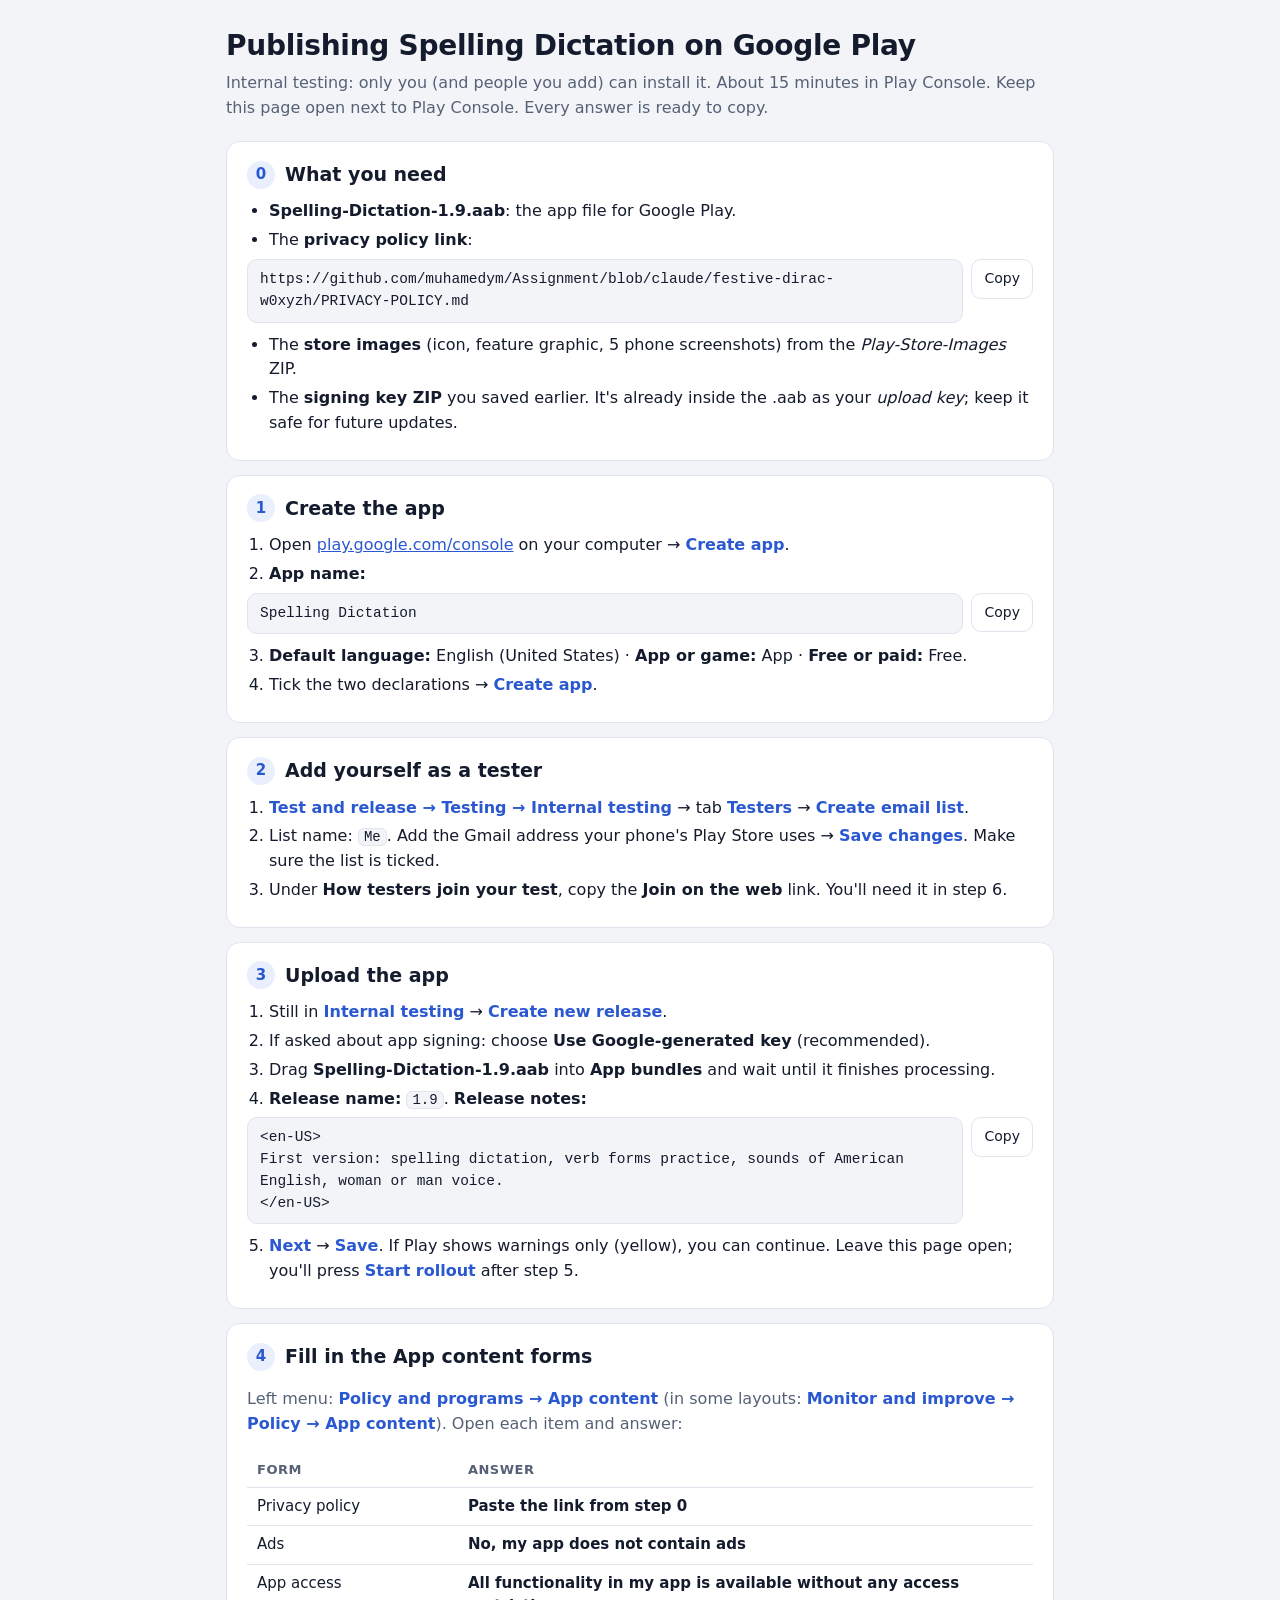
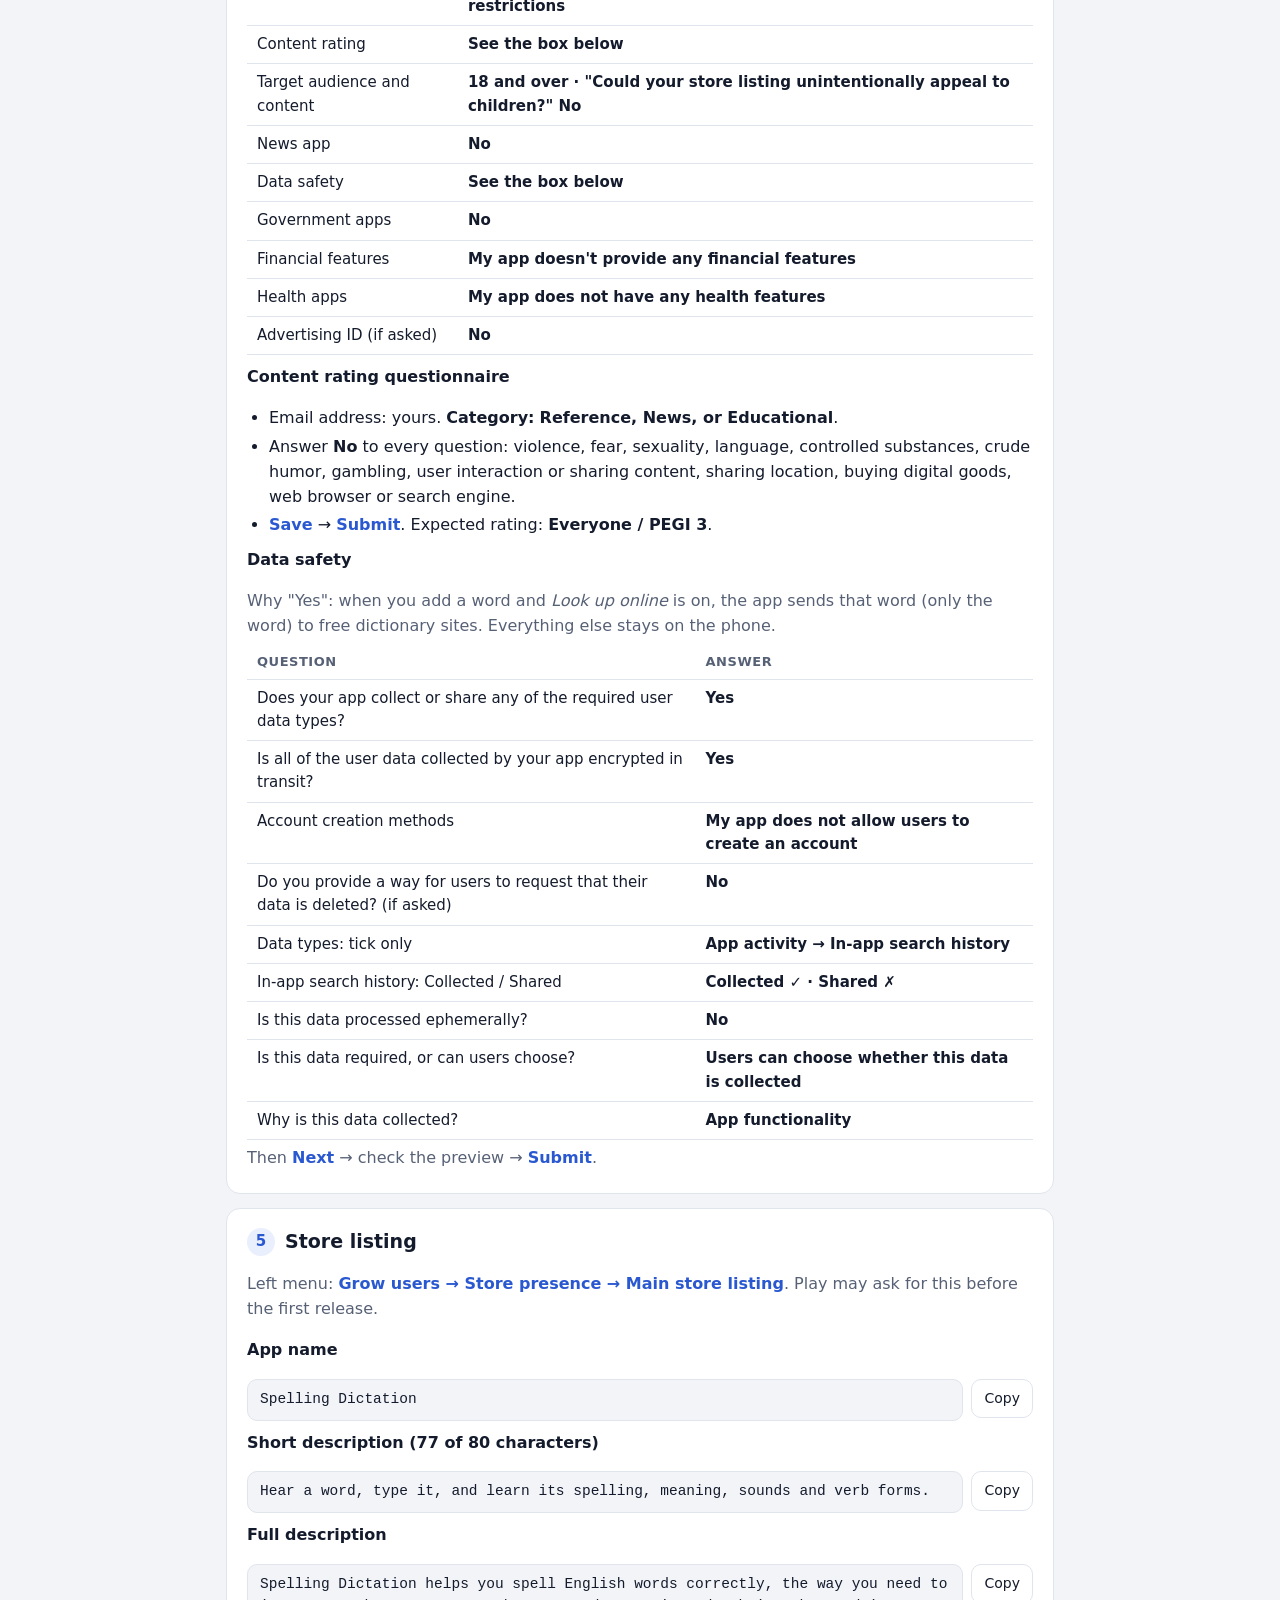
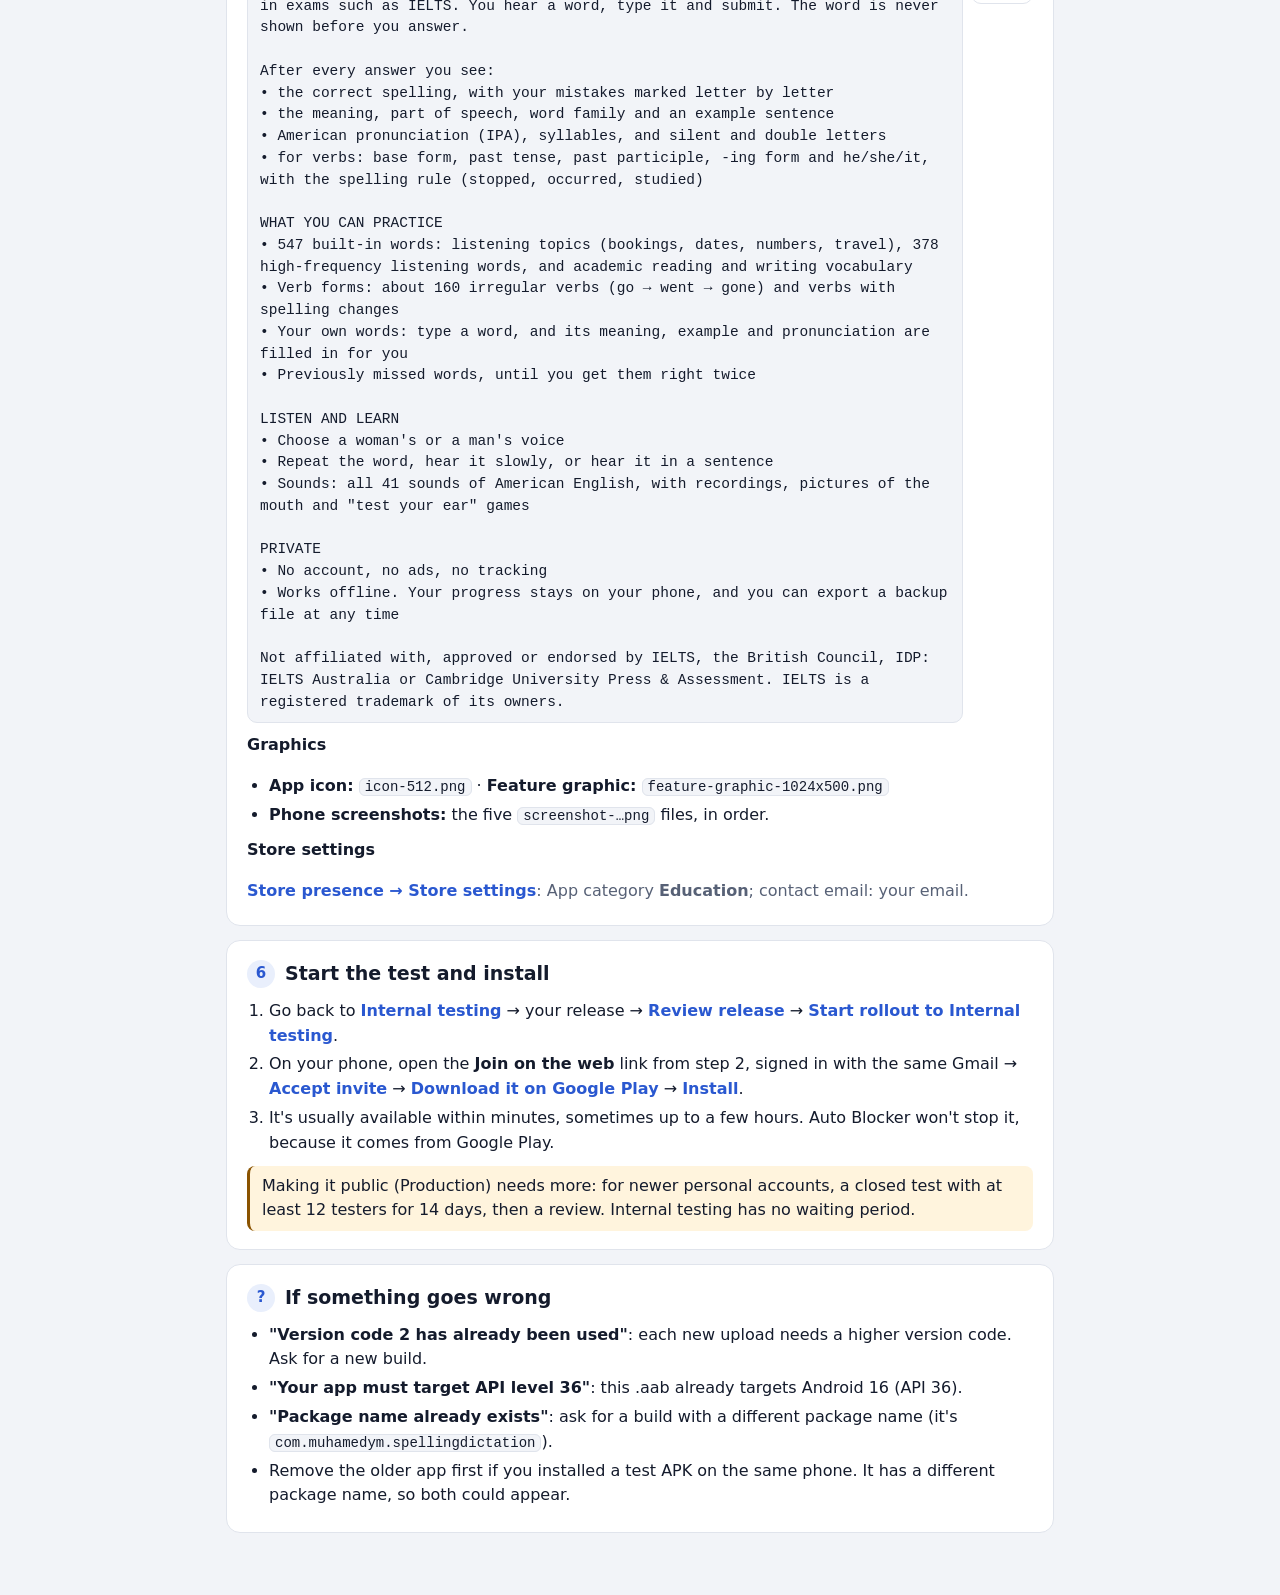
<file: android-app/play-store/Play-Console-Guide.html>
<!doctype html>
<html lang="en">
<head>
<meta charset="utf-8">
<meta name="viewport" content="width=device-width, initial-scale=1">
<title>Play Console Guide</title>
<style>
  :root { --bg: #f2f4f8; --panel: #fff; --text: #141b2c; --muted: #576176; --line: #e0e4ec; --accent: #2a58d0; --soft: #e9effc; --ok: #157a3f; --warn: #8a5300; --warn-soft: #fff4dd; }
  @media (prefers-color-scheme: dark) { :root:not([data-theme="light"]) { --bg: #0d1117; --panel: #161b24; --text: #e8ecf3; --muted: #a0aabb; --line: #29303c; --accent: #82a6ff; --soft: #1c2742; --ok: #6fd896; --warn: #ffc56b; --warn-soft: #33270f; } }
  :root[data-theme="dark"] { --bg: #0d1117; --panel: #161b24; --text: #e8ecf3; --muted: #a0aabb; --line: #29303c; --accent: #82a6ff; --soft: #1c2742; --ok: #6fd896; --warn: #ffc56b; --warn-soft: #33270f; }
  * { box-sizing: border-box; }
  body { margin: 0; background: var(--bg); color: var(--text); font: 16px/1.55 "Segoe UI", system-ui, -apple-system, Roboto, Arial, sans-serif; }
  main { max-width: 860px; margin: 0 auto; padding: 24px 16px 48px; }
  h1 { font-size: 28px; margin: 0 0 4px; letter-spacing: -.01em; }
  .lead { color: var(--muted); margin: 0 0 20px; }
  section { background: var(--panel); border: 1px solid var(--line); border-radius: 14px; padding: 18px 20px; margin: 0 0 14px; }
  h2 { font-size: 19px; margin: 0 0 10px; display: flex; gap: 10px; align-items: center; }
  .no { flex: none; width: 28px; height: 28px; border-radius: 999px; background: var(--soft); color: var(--accent); display: grid; place-items: center; font-size: 15px; font-weight: 700; }
  ol, ul { margin: 6px 0; padding-left: 22px; }
  li { margin: 4px 0; }
  b.ui { color: var(--accent); }
  .copy { display: flex; gap: 8px; align-items: flex-start; margin: 6px 0 10px; }
  .copy pre { flex: 1; min-width: 0; margin: 0; white-space: pre-wrap; word-break: break-word; background: var(--bg); border: 1px solid var(--line); border-radius: 10px; padding: 9px 12px; font: 14.5px/1.5 Consolas, "Cascadia Mono", monospace; }
  .copy button { flex: none; font: inherit; font-size: 14px; border: 1px solid var(--line); background: var(--panel); color: var(--text); border-radius: 10px; padding: 8px 12px; cursor: pointer; }
  .copy button:hover { border-color: var(--accent); }
  .lbl { font-weight: 600; margin-top: 10px; }
  table { border-collapse: collapse; width: 100%; font-size: 15px; margin: 6px 0; }
  th, td { text-align: left; vertical-align: top; padding: 7px 10px; border-bottom: 1px solid var(--line); }
  th { color: var(--muted); font-size: 13px; text-transform: uppercase; letter-spacing: .04em; }
  td:last-child { font-weight: 600; }
  .note { background: var(--warn-soft); border-left: 3px solid var(--warn); border-radius: 8px; padding: 8px 12px; margin: 10px 0 0; }
  .muted { color: var(--muted); }
  code { font-family: Consolas, "Cascadia Mono", monospace; font-size: 14px; background: var(--bg); border: 1px solid var(--line); border-radius: 6px; padding: 0 5px; }
  a { color: var(--accent); }
  @media (max-width: 600px) { .copy { flex-direction: column; } .copy button { align-self: flex-end; } section { padding: 16px; } }
</style>
</head>
<body>
<main>
  <h1>Publishing Spelling Dictation on Google Play</h1>
  <p class="lead">Internal testing: only you (and people you add) can install it. About 15 minutes in Play Console. Keep this page open next to Play Console. Every answer is ready to copy.</p>

  <section>
    <h2><span class="no">0</span> What you need</h2>
    <ul>
      <li><b>Spelling-Dictation-1.9.aab</b>: the app file for Google Play.</li>
      <li>The <b>privacy policy link</b>:</li>
    </ul>
    <div class="copy"><pre>https://github.com/muhamedym/Assignment/blob/claude/festive-dirac-w0xyzh/PRIVACY-POLICY.md</pre><button type="button">Copy</button></div>
    <ul>
      <li>The <b>store images</b> (icon, feature graphic, 5 phone screenshots) from the <i>Play-Store-Images</i> ZIP.</li>
      <li>The <b>signing key ZIP</b> you saved earlier. It's already inside the .aab as your <i>upload key</i>; keep it safe for future updates.</li>
    </ul>
  </section>

  <section>
    <h2><span class="no">1</span> Create the app</h2>
    <ol>
      <li>Open <a href="https://play.google.com/console" target="_blank" rel="noopener">play.google.com/console</a> on your computer → <b class="ui">Create app</b>.</li>
      <li><b>App name:</b></li>
    </ol>
    <div class="copy"><pre>Spelling Dictation</pre><button type="button">Copy</button></div>
    <ol start="3">
      <li><b>Default language:</b> English (United States) · <b>App or game:</b> App · <b>Free or paid:</b> Free.</li>
      <li>Tick the two declarations → <b class="ui">Create app</b>.</li>
    </ol>
  </section>

  <section>
    <h2><span class="no">2</span> Add yourself as a tester</h2>
    <ol>
      <li><b class="ui">Test and release → Testing → Internal testing</b> → tab <b class="ui">Testers</b> → <b class="ui">Create email list</b>.</li>
      <li>List name: <code>Me</code>. Add the Gmail address your phone's Play Store uses → <b class="ui">Save changes</b>. Make sure the list is ticked.</li>
      <li>Under <b>How testers join your test</b>, copy the <b>Join on the web</b> link. You'll need it in step 6.</li>
    </ol>
  </section>

  <section>
    <h2><span class="no">3</span> Upload the app</h2>
    <ol>
      <li>Still in <b class="ui">Internal testing</b> → <b class="ui">Create new release</b>.</li>
      <li>If asked about app signing: choose <b>Use Google-generated key</b> (recommended).</li>
      <li>Drag <b>Spelling-Dictation-1.9.aab</b> into <b>App bundles</b> and wait until it finishes processing.</li>
      <li><b>Release name:</b> <code>1.9</code>. <b>Release notes:</b></li>
    </ol>
    <div class="copy"><pre>&lt;en-US&gt;
First version: spelling dictation, verb forms practice, sounds of American English, woman or man voice.
&lt;/en-US&gt;</pre><button type="button">Copy</button></div>
    <ol start="5">
      <li><b class="ui">Next</b> → <b class="ui">Save</b>. If Play shows warnings only (yellow), you can continue. Leave this page open; you'll press <b class="ui">Start rollout</b> after step 5.</li>
    </ol>
  </section>

  <section>
    <h2><span class="no">4</span> Fill in the App content forms</h2>
    <p class="muted">Left menu: <b class="ui">Policy and programs → App content</b> (in some layouts: <b class="ui">Monitor and improve → Policy → App content</b>). Open each item and answer:</p>
    <table>
      <tr><th>Form</th><th>Answer</th></tr>
      <tr><td>Privacy policy</td><td>Paste the link from step 0</td></tr>
      <tr><td>Ads</td><td>No, my app does not contain ads</td></tr>
      <tr><td>App access</td><td>All functionality in my app is available without any access restrictions</td></tr>
      <tr><td>Content rating</td><td>See the box below</td></tr>
      <tr><td>Target audience and content</td><td>18 and over · "Could your store listing unintentionally appeal to children?" No</td></tr>
      <tr><td>News app</td><td>No</td></tr>
      <tr><td>Data safety</td><td>See the box below</td></tr>
      <tr><td>Government apps</td><td>No</td></tr>
      <tr><td>Financial features</td><td>My app doesn't provide any financial features</td></tr>
      <tr><td>Health apps</td><td>My app does not have any health features</td></tr>
      <tr><td>Advertising ID (if asked)</td><td>No</td></tr>
    </table>

    <p class="lbl">Content rating questionnaire</p>
    <ul>
      <li>Email address: yours. <b>Category:</b> <b>Reference, News, or Educational</b>.</li>
      <li>Answer <b>No</b> to every question: violence, fear, sexuality, language, controlled substances, crude humor, gambling, user interaction or sharing content, sharing location, buying digital goods, web browser or search engine.</li>
      <li><b class="ui">Save</b> → <b class="ui">Submit</b>. Expected rating: <b>Everyone / PEGI 3</b>.</li>
    </ul>

    <p class="lbl">Data safety</p>
    <p class="muted" style="margin:4px 0">Why "Yes": when you add a word and <i>Look up online</i> is on, the app sends that word (only the word) to free dictionary sites. Everything else stays on the phone.</p>
    <table>
      <tr><th>Question</th><th>Answer</th></tr>
      <tr><td>Does your app collect or share any of the required user data types?</td><td>Yes</td></tr>
      <tr><td>Is all of the user data collected by your app encrypted in transit?</td><td>Yes</td></tr>
      <tr><td>Account creation methods</td><td>My app does not allow users to create an account</td></tr>
      <tr><td>Do you provide a way for users to request that their data is deleted? (if asked)</td><td>No</td></tr>
      <tr><td>Data types: tick only</td><td>App activity → In-app search history</td></tr>
      <tr><td>In-app search history: Collected / Shared</td><td>Collected ✓ · Shared ✗</td></tr>
      <tr><td>Is this data processed ephemerally?</td><td>No</td></tr>
      <tr><td>Is this data required, or can users choose?</td><td>Users can choose whether this data is collected</td></tr>
      <tr><td>Why is this data collected?</td><td>App functionality</td></tr>
    </table>
    <p class="muted" style="margin:4px 0">Then <b class="ui">Next</b> → check the preview → <b class="ui">Submit</b>.</p>
  </section>

  <section>
    <h2><span class="no">5</span> Store listing</h2>
    <p class="muted">Left menu: <b class="ui">Grow users → Store presence → Main store listing</b>. Play may ask for this before the first release.</p>
    <p class="lbl">App name</p>
    <div class="copy"><pre>Spelling Dictation</pre><button type="button">Copy</button></div>
    <p class="lbl">Short description (77 of 80 characters)</p>
    <div class="copy"><pre>Hear a word, type it, and learn its spelling, meaning, sounds and verb forms.</pre><button type="button">Copy</button></div>
    <p class="lbl">Full description</p>
    <div class="copy"><pre>Spelling Dictation helps you spell English words correctly, the way you need to in exams such as IELTS. You hear a word, type it and submit. The word is never shown before you answer.

After every answer you see:
• the correct spelling, with your mistakes marked letter by letter
• the meaning, part of speech, word family and an example sentence
• American pronunciation (IPA), syllables, and silent and double letters
• for verbs: base form, past tense, past participle, -ing form and he/she/it, with the spelling rule (stopped, occurred, studied)

WHAT YOU CAN PRACTICE
• 547 built-in words: listening topics (bookings, dates, numbers, travel), 378 high-frequency listening words, and academic reading and writing vocabulary
• Verb forms: about 160 irregular verbs (go → went → gone) and verbs with spelling changes
• Your own words: type a word, and its meaning, example and pronunciation are filled in for you
• Previously missed words, until you get them right twice

LISTEN AND LEARN
• Choose a woman's or a man's voice
• Repeat the word, hear it slowly, or hear it in a sentence
• Sounds: all 41 sounds of American English, with recordings, pictures of the mouth and "test your ear" games

PRIVATE
• No account, no ads, no tracking
• Works offline. Your progress stays on your phone, and you can export a backup file at any time

Not affiliated with, approved or endorsed by IELTS, the British Council, IDP: IELTS Australia or Cambridge University Press &amp; Assessment. IELTS is a registered trademark of its owners.</pre><button type="button">Copy</button></div>
    <p class="lbl">Graphics</p>
    <ul>
      <li><b>App icon:</b> <code>icon-512.png</code> · <b>Feature graphic:</b> <code>feature-graphic-1024x500.png</code></li>
      <li><b>Phone screenshots:</b> the five <code>screenshot-…png</code> files, in order.</li>
    </ul>
    <p class="lbl">Store settings</p>
    <p class="muted" style="margin:4px 0"><b class="ui">Store presence → Store settings</b>: App category <b>Education</b>; contact email: your email.</p>
  </section>

  <section>
    <h2><span class="no">6</span> Start the test and install</h2>
    <ol>
      <li>Go back to <b class="ui">Internal testing</b> → your release → <b class="ui">Review release</b> → <b class="ui">Start rollout to Internal testing</b>.</li>
      <li>On your phone, open the <b>Join on the web</b> link from step 2, signed in with the same Gmail → <b class="ui">Accept invite</b> → <b class="ui">Download it on Google Play</b> → <b class="ui">Install</b>.</li>
      <li>It's usually available within minutes, sometimes up to a few hours. Auto Blocker won't stop it, because it comes from Google Play.</li>
    </ol>
    <p class="note">Making it public (Production) needs more: for newer personal accounts, a closed test with at least 12 testers for 14 days, then a review. Internal testing has no waiting period.</p>
  </section>

  <section>
    <h2><span class="no">?</span> If something goes wrong</h2>
    <ul>
      <li><b>"Version code 2 has already been used"</b>: each new upload needs a higher version code. Ask for a new build.</li>
      <li><b>"Your app must target API level 36"</b>: this .aab already targets Android 16 (API 36).</li>
      <li><b>"Package name already exists"</b>: ask for a build with a different package name (it's <code>com.muhamedym.spellingdictation</code>).</li>
      <li>Remove the older app first if you installed a test APK on the same phone. It has a different package name, so both could appear.</li>
    </ul>
  </section>
</main>
<script>
document.addEventListener("click", (e) => {
  const b = e.target.closest(".copy button"); if (!b) return;
  const t = b.parentElement.querySelector("pre").textContent;
  const done = () => { b.textContent = "Copied ✓"; setTimeout(() => { b.textContent = "Copy"; }, 1500); };
  if (navigator.clipboard && navigator.clipboard.writeText) navigator.clipboard.writeText(t).then(done, () => {});
  else { const r = document.createRange(); r.selectNodeContents(b.parentElement.querySelector("pre")); const s = getSelection(); s.removeAllRanges(); s.addRange(r); document.execCommand("copy"); done(); }
});
</script>
</body>
</html>
</file>
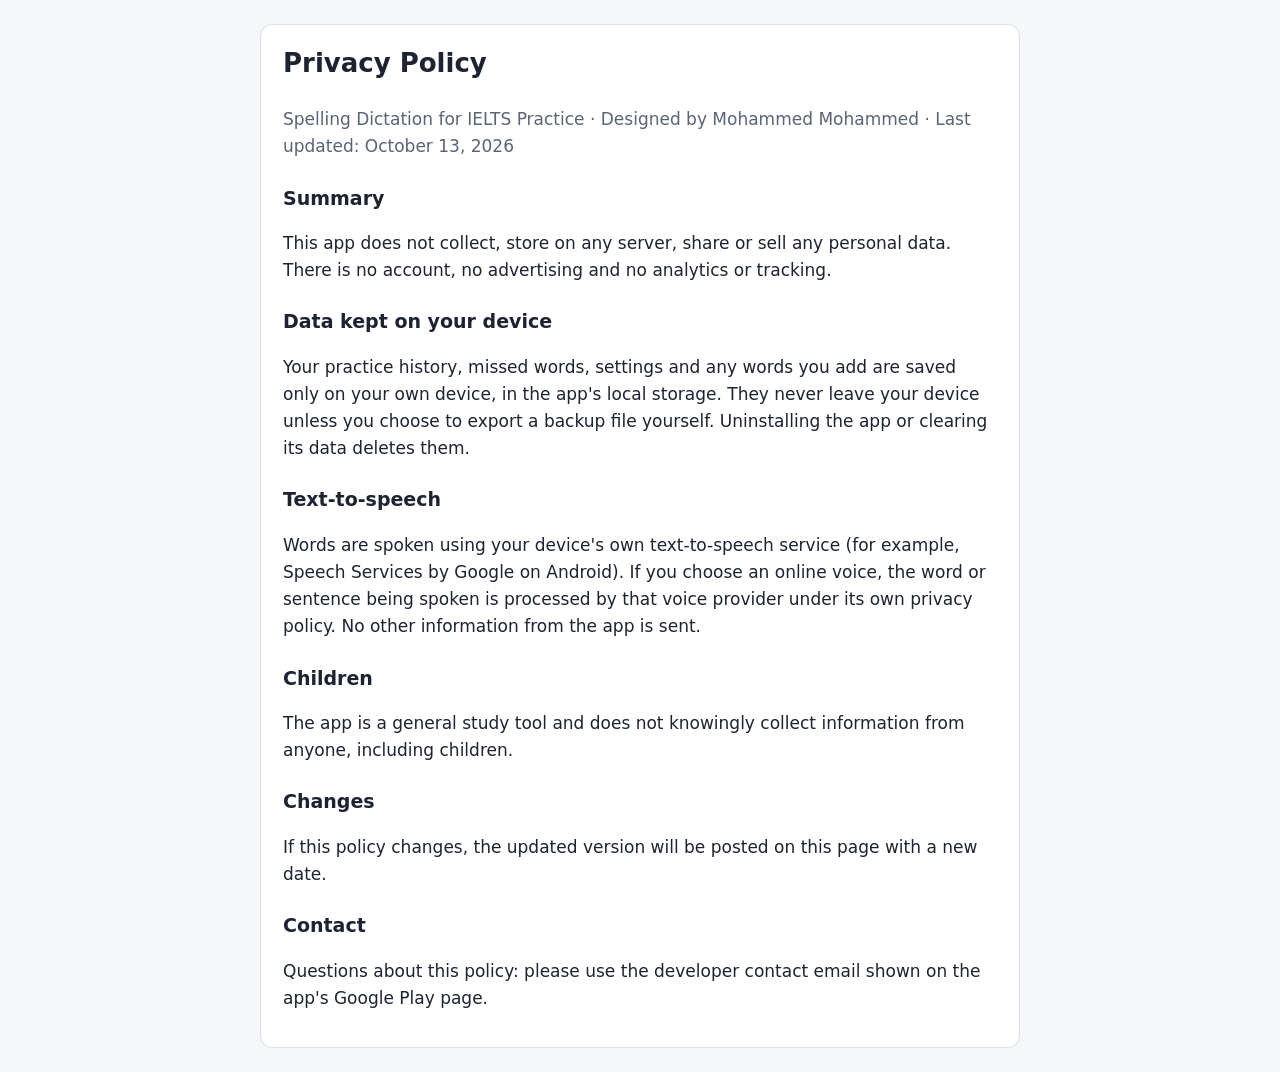
<file: play-store/site/privacy.html>
<!doctype html>
<html lang="en-US">
<head>
<meta charset="utf-8">
<meta name="viewport" content="width=device-width, initial-scale=1">
<title>Privacy Policy · Spelling Dictation for IELTS Practice</title>
<style>
:root { --bg: #f6f7f9; --text: #1d2330; --muted: #5a6475; --panel: #fff; --line: #d8dde6; }
@media (prefers-color-scheme: dark) { :root { --bg: #14171d; --text: #e9edf3; --muted: #a3acbb; --panel: #1d2129; --line: #343a46; } }
body { margin: 0; background: var(--bg); color: var(--text); font: 17px/1.6 "Segoe UI", system-ui, Arial, sans-serif; }
main { max-width: 760px; margin: 0 auto; padding: 24px 16px; }
section { background: var(--panel); border: 1px solid var(--line); border-radius: 12px; padding: 18px 22px; }
h1 { font-size: 26px; margin-top: 0; } h2 { font-size: 19px; margin-top: 22px; }
.muted { color: var(--muted); }
</style>
</head>
<body>
<main><section>
<h1>Privacy Policy</h1>
<p class="muted">Spelling Dictation for IELTS Practice · Designed by Mohammed Mohammed · Last updated: October 13, 2026</p>

<h2>Summary</h2>
<p>This app does not collect, store on any server, share or sell any personal data. There is no account, no advertising and no analytics or tracking.</p>

<h2>Data kept on your device</h2>
<p>Your practice history, missed words, settings and any words you add are saved only on your own device, in the app's local storage. They never leave your device unless you choose to export a backup file yourself. Uninstalling the app or clearing its data deletes them.</p>

<h2>Text-to-speech</h2>
<p>Words are spoken using your device's own text-to-speech service (for example, Speech Services by Google on Android). If you choose an online voice, the word or sentence being spoken is processed by that voice provider under its own privacy policy. No other information from the app is sent.</p>

<h2>Children</h2>
<p>The app is a general study tool and does not knowingly collect information from anyone, including children.</p>

<h2>Changes</h2>
<p>If this policy changes, the updated version will be posted on this page with a new date.</p>

<h2>Contact</h2>
<p>Questions about this policy: please use the developer contact email shown on the app's Google Play page.</p>
</section></main>
</body>
</html>
</file>
<file: style.css>
/* Base page styling */
body {
  background-color: #f7f5fc; /* Sets a light background to soften the page */
  font-family: 'Arial', sans-serif; /* Uses a clean, easy-to-read font */
  margin: 0; /* Removes default browser margin for full-width layout */
  padding: 0; /* Removes default browser padding for consistent spacing */
  display: flex; /* Centers the card horizontally */
  justify-content: center; /* Aligns the card to the center horizontally */
  min-height: 100vh; /* Ensures the page covers full viewport height */
  align-items: center; /* Aligns the card to the center vertically */
}

/* Wrapper to constrain content width */
.page {
  width: 100%; /* Allows the container to adapt to different screen sizes */
  padding: 20px; /* Adds breathing room around the card */
  box-sizing: border-box; /* Includes padding within the element's width */
}

/* Card that holds the offer and form */
.offer-card {
  background-color: #ffffff; /* Uses white to make the content pop */
  max-width: 480px; /* Prevents the card from stretching too wide */
  margin: 0 auto; /* Centers the card within the page */
  border-radius: 10px; /* Softens the card edges */
  box-shadow: 0 10px 25px rgba(0, 0, 0, 0.08); /* Adds a gentle shadow for depth */
  padding: 28px; /* Creates space inside the card */
}

/* Heading styling */
.offer-heading {
  color: #471869; /* Sets the heading to the brand purple */
  font-size: 24px; /* Makes the heading prominent */
  margin: 0 0 12px; /* Adds spacing below the heading */
  line-height: 1.3; /* Improves readability across lines */
}

/* Paragraph styling */
.offer-copy {
  color: #3a3550; /* Uses a dark neutral for easy reading */
  font-size: 16px; /* Sets a friendly paragraph size */
  margin: 0 0 20px; /* Separates the paragraph from the form */
  line-height: 1.6; /* Increases space between lines for clarity */
}

/* Form layout */
.signup-form {
  display: flex; /* Places input and button on the same line on wide screens */
  flex-direction: column; /* Stacks items vertically by default */
  gap: 12px; /* Adds uniform spacing between elements */
}

/* Hidden label for accessibility */
.sr-only {
  position: absolute; /* Removes the label from normal flow */
  left: -9999px; /* Moves the label far off-screen */
}

/* Email input styling */
.signup-form input[type="email"] {
  padding: 12px 14px; /* Adds space inside the input for comfortable typing */
  border: 1px solid #d4cfe8; /* Sets a subtle border to outline the input */
  border-radius: 6px; /* Rounds the corners for a friendly look */
  font-size: 15px; /* Keeps the input text clear and readable */
  box-sizing: border-box; /* Ensures padding stays within the input width */
  transition: border-color 0.2s ease; /* Smoothly highlights border on focus */
}

/* Focus state for the input */
.signup-form input[type="email"]:focus {
  border-color: #471869; /* Highlights the border with brand color when active */
  outline: none; /* Removes default outline for a cleaner look */
}

/* Button styling */
.signup-form button {
  background-color: #471869; /* Uses brand purple for the button background */
  color: #ffffff; /* Makes the button text stand out */
  border: none; /* Removes default button border */
  padding: 12px 16px; /* Adds comfortable clickable area */
  border-radius: 6px; /* Rounds the button corners */
  font-size: 16px; /* Sets the text size for readability */
  cursor: pointer; /* Shows a pointer to indicate clickability */
  transition: transform 0.15s ease, box-shadow 0.15s ease; /* Animates hover effects smoothly */
}

/* Button hover effect */
.signup-form button:hover {
  transform: translateY(-1px); /* Slightly lifts the button on hover */
  box-shadow: 0 6px 14px rgba(71, 24, 105, 0.25); /* Adds a gentle shadow to emphasize hover */
}

/* Responsive tweak for wider screens */
@media (min-width: 520px) {
  .signup-form {
    flex-direction: row; /* Places input and button side by side on larger screens */
  }

  .signup-form input[type="email"] {
    flex: 1; /* Lets the input grow to fill remaining space */
  }
}
</file>
